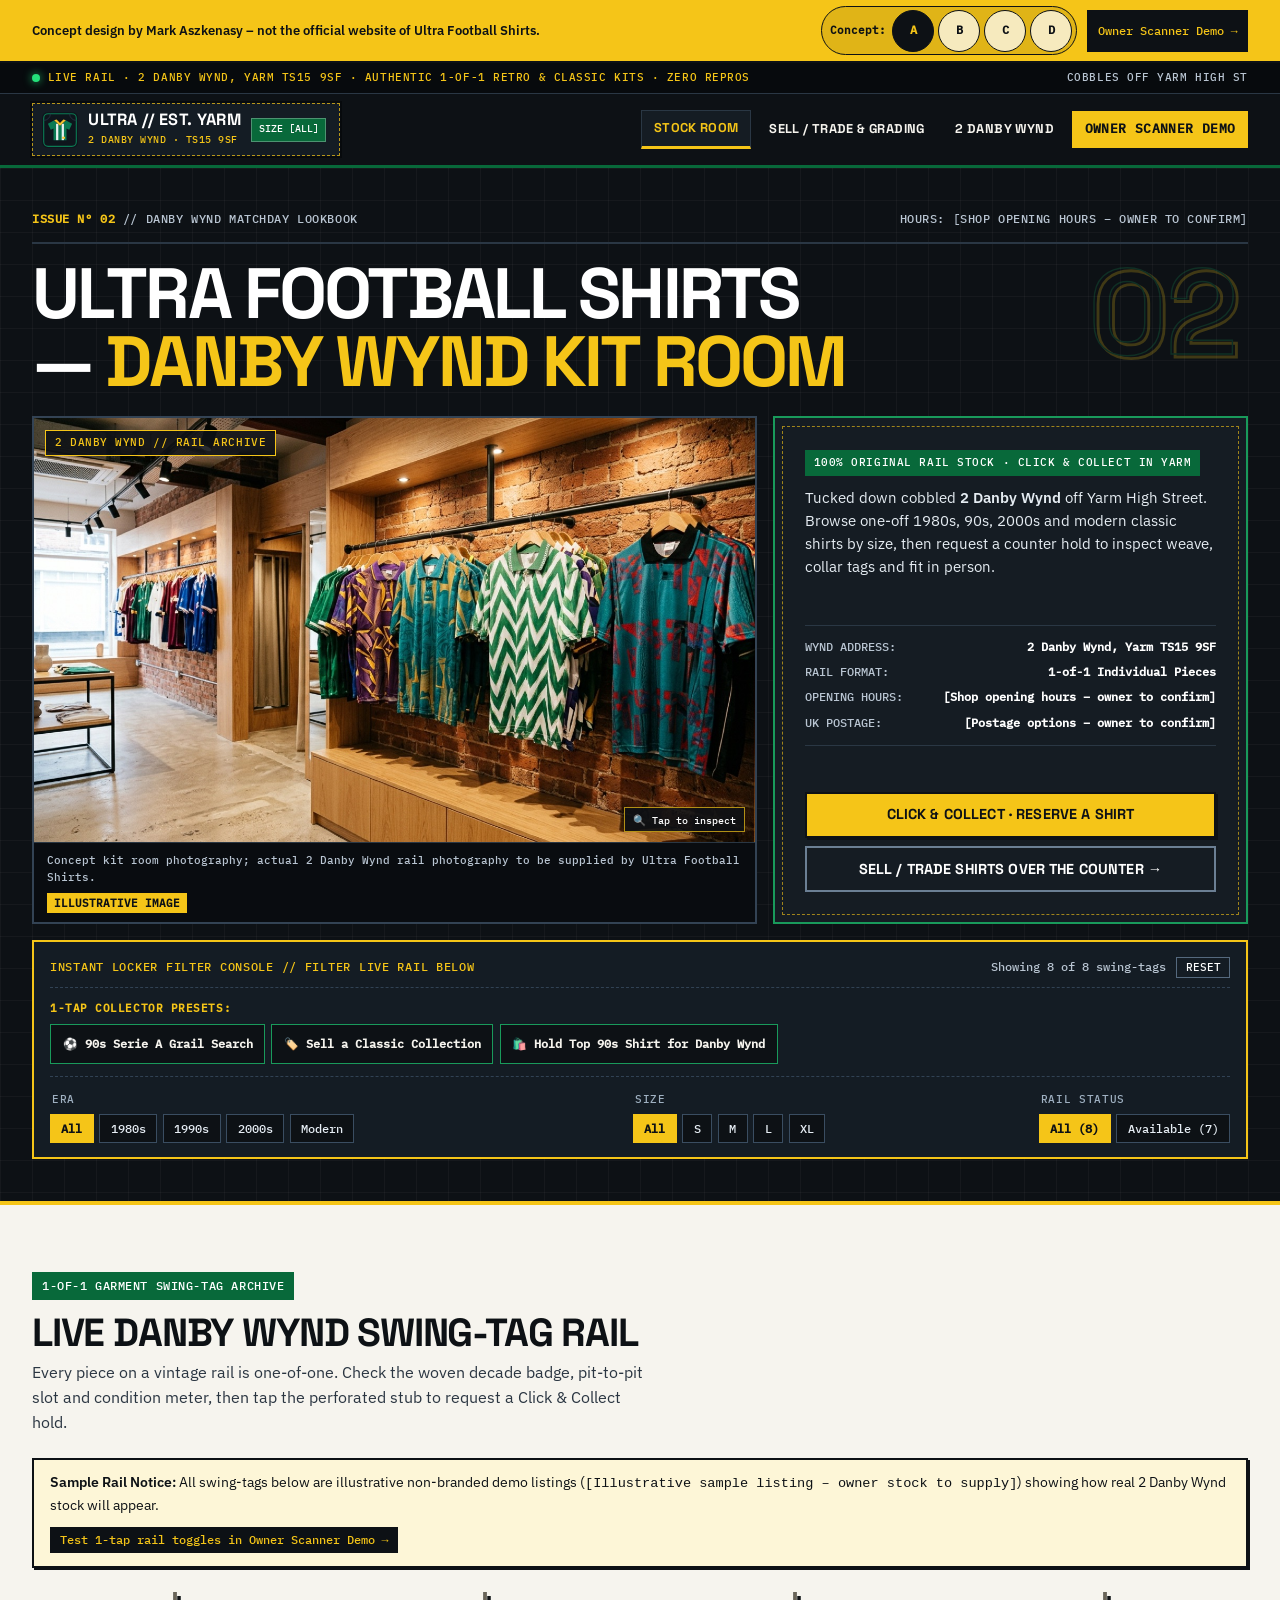
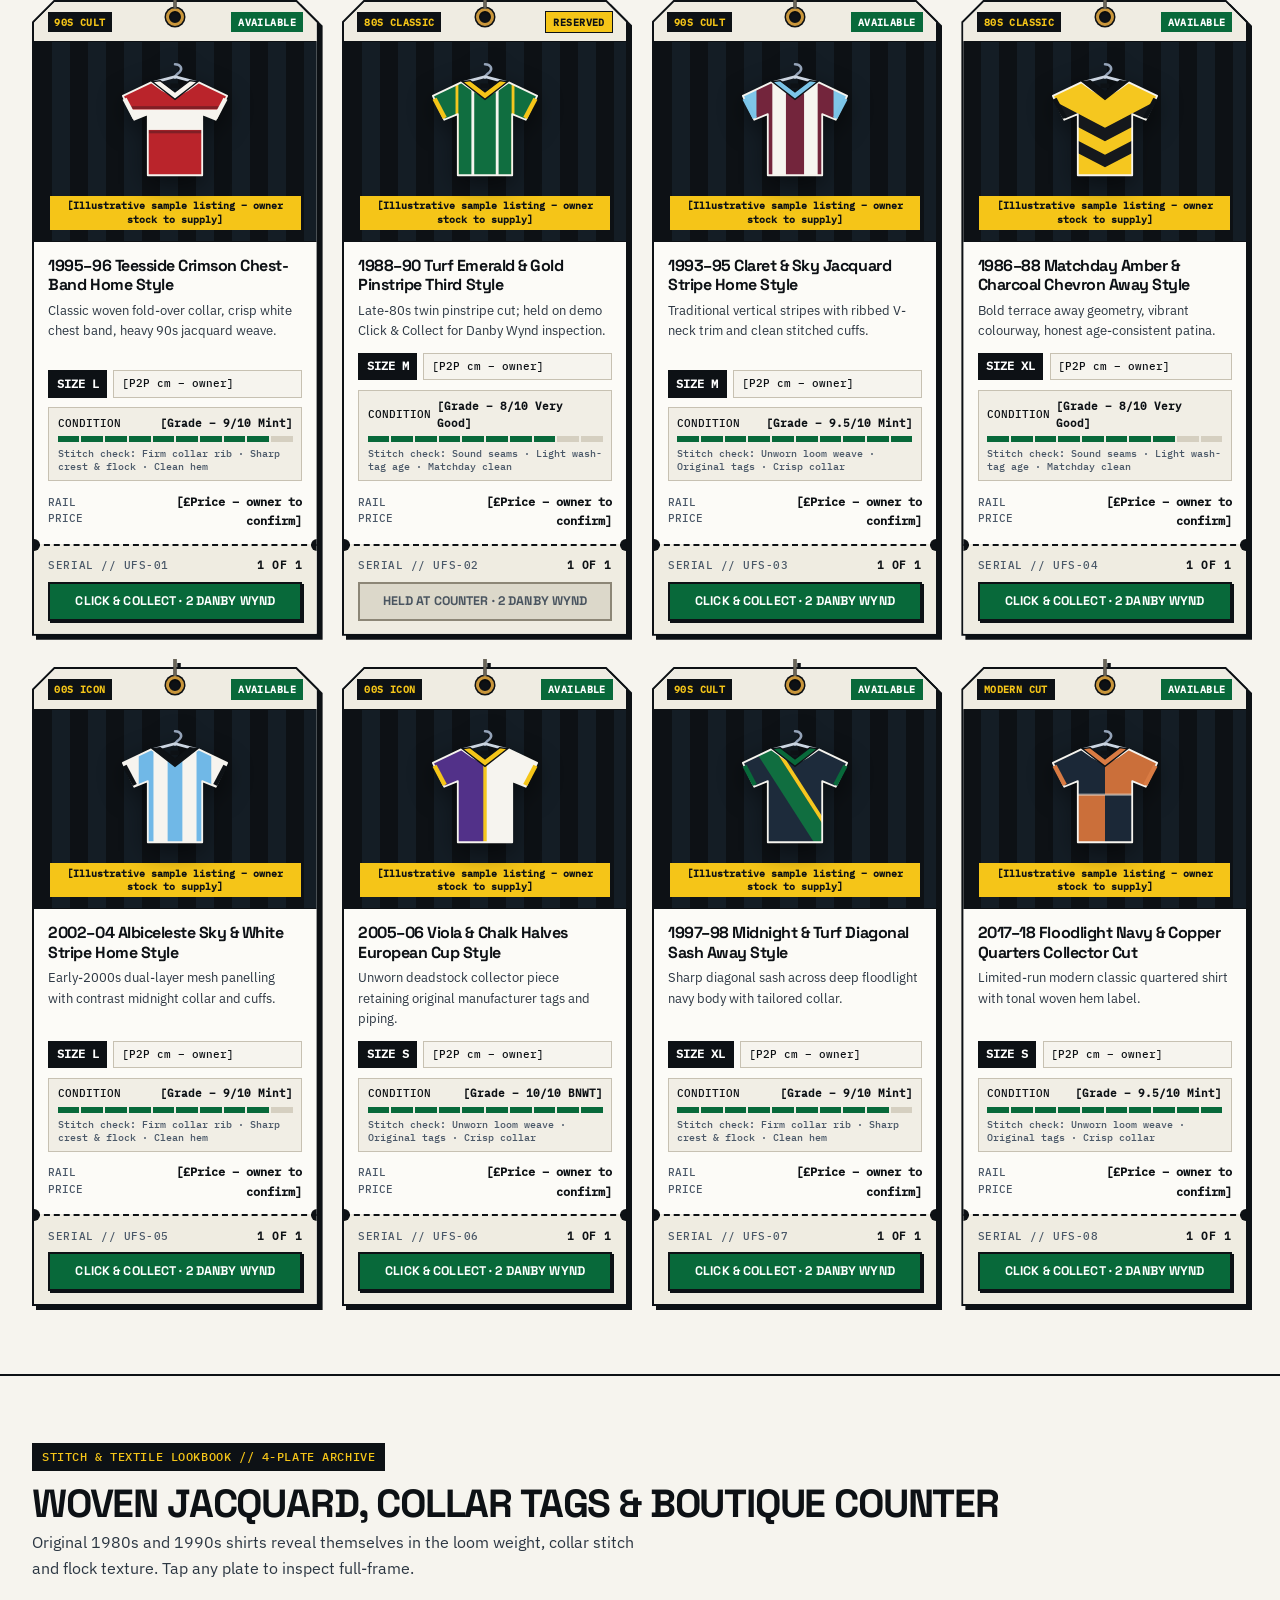
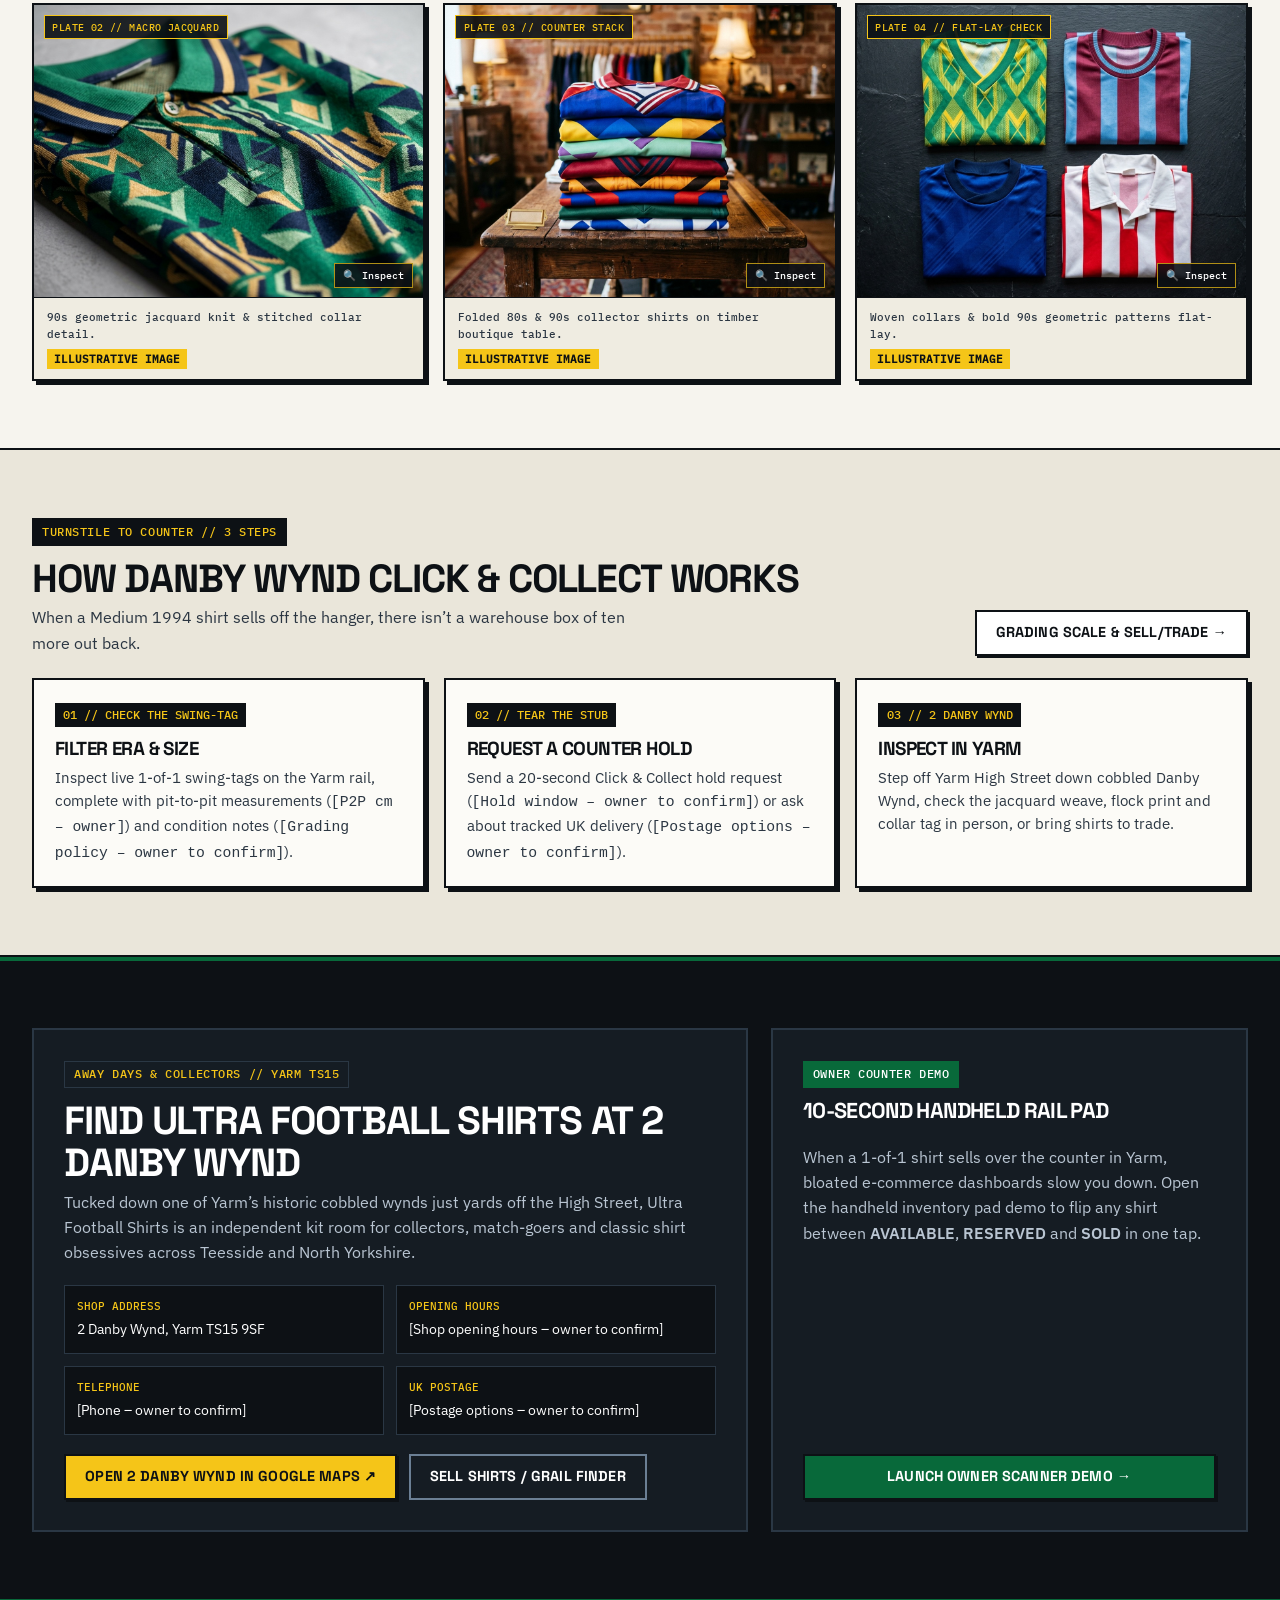
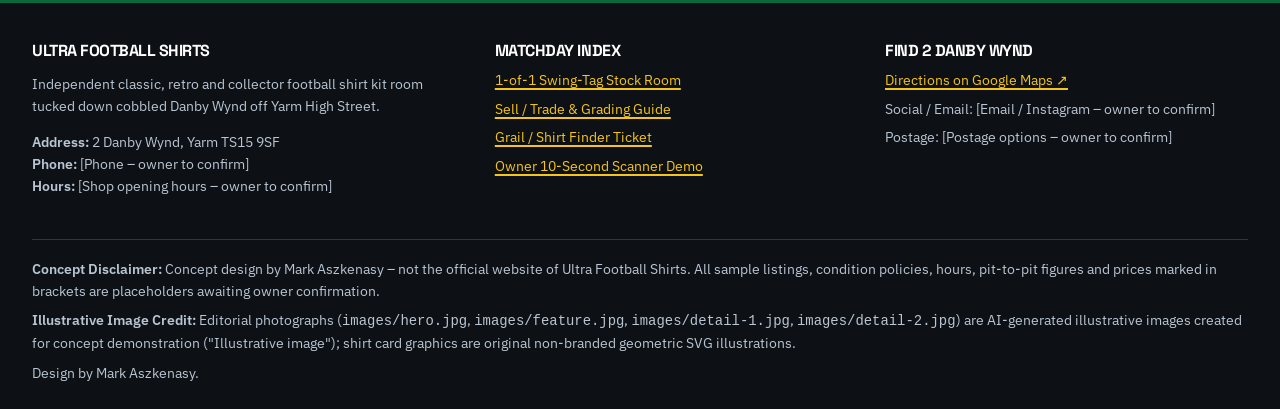
<file: index.html>
<!DOCTYPE html>
<html lang="en-GB">
<head>
  <meta charset="utf-8">
  <meta name="viewport" content="width=device-width, initial-scale=1">
  <meta name="robots" content="noindex, nofollow">
  <title>Ultra Football Shirts — Danby Wynd Kit Room, Yarm (Concept Demo)</title>
  <meta name="description" content="Concept matchday lookbook, 1-of-1 garment swing-tag stock room, and Click &amp; Collect demo for Ultra Football Shirts at 2 Danby Wynd, Yarm TS15 9SF.">
  <meta name="theme-color" content="#0D1115">
  <link rel="icon" href="favicon.svg" type="image/svg+xml">
  <link rel="preload" href="fonts/space-grotesk-latin.woff2" as="font" type="font/woff2" crossorigin>
  <link rel="preload" href="fonts/ibm-plex-sans-400.woff2" as="font" type="font/woff2" crossorigin>
  <link rel="preload" href="fonts/ibm-plex-mono-500.woff2" as="font" type="font/woff2" crossorigin>
  <link rel="stylesheet" href="css/styles.css">
</head>
<body>
  <a class="skip-link" href="#main-content">Skip to main content</a>

  <!-- Persistent Concept Compliance Banner -->
  <div class="concept-banner" role="region" aria-label="Concept website notice">
    <div class="container concept-banner__inner">
      <p class="concept-banner__text">Concept design by Mark Aszkenasy – not the official website of Ultra Football Shirts.</p>
      <div class="concept-banner__controls">
        <nav class="concept-switcher" aria-label="Concept version switcher">
          <span class="concept-switcher__label">Concept:</span>
          <a class="concept-switcher__pill is-active" href="index.html" aria-current="page">A</a>
          <a class="concept-switcher__pill" href="b/index.html">B</a>
          <a class="concept-switcher__pill" href="c/index.html">C</a>
          <a class="concept-switcher__pill" href="d/index.html">D</a>
        </nav>
        <a class="concept-banner__link" href="admin.html">Owner Scanner Demo &rarr;</a>
      </div>
    </div>
  </div>

  <!-- Floodlight Stadium Scoreboard Strip -->
  <div class="scoreboard-strip">
    <div class="container scoreboard-strip__inner">
      <span class="scoreboard-led">
        <span class="scoreboard-led__dot" aria-hidden="true"></span>
        <span>LIVE RAIL &middot; 2 DANBY WYND, YARM TS15 9SF &middot; AUTHENTIC 1-OF-1 RETRO &amp; CLASSIC KITS &middot; ZERO REPROS</span>
      </span>
      <span class="scoreboard-strip__meta">COBBLES OFF YARM HIGH ST</span>
    </div>
  </div>

  <!-- Woven Jacquard Neck-Label Navbar -->
  <header class="neck-label-header">
    <div class="container neck-label-header__inner">
      <a class="jacquard-label" href="index.html">
        <img class="jacquard-label__logo" src="images/logo-mark.svg" alt="" width="36" height="36">
        <span class="jacquard-label__text">
          <span class="jacquard-label__top">ULTRA // EST. YARM</span>
          <span class="jacquard-label__sub">2 DANBY WYND &middot; TS15 9SF</span>
        </span>
        <span class="jacquard-size-pip" data-active-size-pip>SIZE [ALL]</span>
      </a>

      <button
        type="button"
        class="nav-toggle"
        data-nav-toggle
        aria-expanded="false"
        aria-controls="primary-nav">
        <svg class="nav-toggle__icon" viewBox="0 0 24 24" fill="none" stroke="currentColor" stroke-width="2" aria-hidden="true">
          <path d="M4 7h16M4 12h16M4 17h16" stroke-linecap="round"/>
        </svg>
        <span data-nav-label>Menu</span>
      </button>

      <nav id="primary-nav" class="primary-nav" aria-label="Primary navigation">
        <ul class="primary-nav__list">
          <li><a class="primary-nav__link" href="index.html" aria-current="page">Stock Room</a></li>
          <li><a class="primary-nav__link" href="sell-find.html">Sell / Trade &amp; Grading</a></li>
          <li><a class="primary-nav__link" href="#visit-danby-wynd">2 Danby Wynd</a></li>
          <li><a class="primary-nav__link primary-nav__link--admin" href="admin.html">Owner Scanner Demo</a></li>
        </ul>
      </nav>
    </div>
  </header>

  <main id="main-content">
    <!-- Monumental Matchday Programme / Magazine Cover Masthead -->
    <section class="fanzine-masthead dark-zone" aria-labelledby="hero-heading">
      <div class="container">
        <div class="programme-meta-bar">
          <span><strong>ISSUE N&ordm; 02</strong> // DANBY WYND MATCHDAY LOOKBOOK</span>
          <span>HOURS: [Shop opening hours – owner to confirm]</span>
        </div>

        <div class="masthead-headline-box">
          <!-- Oversized "02" 90s Block Squad-Number Outline Watermark (2 Danby Wynd) -->
          <svg class="squad-watermark" viewBox="0 0 240 130" aria-hidden="true">
            <text x="234" y="112" text-anchor="end" font-family="Space Grotesk, sans-serif" font-size="126" font-weight="700" fill="none" stroke="#F5C518" stroke-width="3">02</text>
            <text x="230" y="108" text-anchor="end" font-family="Space Grotesk, sans-serif" font-size="126" font-weight="700" fill="none" stroke="#199A5B" stroke-width="1.5">02</text>
          </svg>

          <h1 id="hero-heading" class="masthead-title">
            ULTRA FOOTBALL SHIRTS &mdash; <span class="masthead-title__accent">DANBY WYND KIT ROOM</span>
          </h1>
        </div>

        <!-- Asymmetric Editorial Bento Stage -->
        <div class="masthead-bento">
          <!-- 1. Wide Cinematic Vintage Shirt-Rail Banner -->
          <figure
            class="rail-cinema-plate is-lightbox-trigger"
            tabindex="0"
            role="button"
            aria-label="Inspect larger illustrative kit room photograph"
            data-lightbox-src="images/hero.jpg"
            data-lightbox-alt="Rails of colourful retro and classic football shirts hanging inside an independent football kit room"
            data-lightbox-caption="2 Danby Wynd Rail Archive — Concept kit room photography; actual 2 Danby Wynd rail photography to be supplied by Ultra Football Shirts.">
            <div class="rail-cinema-plate__media">
              <img
                src="images/hero.jpg"
                alt="Rails of colourful retro and classic football shirts hanging inside an independent football kit room"
                width="1440"
                height="803"
                fetchpriority="high">
              <span class="rail-cinema-plate__corner">2 DANBY WYND // RAIL ARCHIVE</span>
              <span class="lightbox-zoom-chip" aria-hidden="true">&#128269; Tap to inspect</span>
            </div>
            <figcaption class="rail-cinema-plate__caption">
              <span>Concept kit room photography; actual 2 Danby Wynd rail photography to be supplied by Ultra Football Shirts.</span>
              <span class="illus-pill">Illustrative image</span>
            </figcaption>
          </figure>

          <!-- 2. Stitched Jacquard Authenticity Spec Card -->
          <div class="jacquard-auth-card">
            <div class="jacquard-auth-card__stitch">
              <div>
                <span class="jacquard-auth-card__kicker">100% ORIGINAL RAIL STOCK &middot; CLICK &amp; COLLECT IN YARM</span>
                <p class="jacquard-auth-card__lead">
                  Tucked down cobbled <strong>2 Danby Wynd</strong> off Yarm High Street. Browse one-off 1980s, 90s, 2000s and modern classic shirts by size, then request a counter hold to inspect weave, collar tags and fit in person.
                </p>
              </div>

              <ul class="jacquard-spec-list" aria-label="Kit room summary details">
                <li><span>WYND ADDRESS:</span> <strong>2 Danby Wynd, Yarm TS15 9SF</strong></li>
                <li><span>RAIL FORMAT:</span> <strong>1-of-1 Individual Pieces</strong></li>
                <li><span>OPENING HOURS:</span> <strong>[Shop opening hours – owner to confirm]</strong></li>
                <li><span>UK POSTAGE:</span> <strong>[Postage options – owner to confirm]</strong></li>
              </ul>

              <div class="jacquard-auth-card__actions">
                <button
                  type="button"
                  class="btn btn--floodlight btn--block"
                  data-reserve-trigger
                  data-shirt-summary="General Click &amp; Collect / Rail Enquiry (2 Danby Wynd, Yarm)">
                  Click &amp; Collect &middot; Reserve a Shirt
                </button>
                <a class="btn btn--ghost-dark btn--block" href="sell-find.html">
                  Sell / Trade Shirts Over the Counter &rarr;
                </a>
              </div>
            </div>
          </div>
        </div>

        <!-- 3. Embedded Instant Locker Filter Console at Base of Masthead -->
        <div class="hero-locker-console" role="region" aria-label="Instant locker stock room filter">
          <div class="hero-locker-console__top">
            <p class="hero-locker-console__title">INSTANT LOCKER FILTER CONSOLE // FILTER LIVE RAIL BELOW</p>
            <div class="hero-locker-console__status">
              <span id="stock-results-count" aria-live="polite">Showing 8 of 8 swing-tags</span>
              <button type="button" id="reset-filters-btn" class="locker-reset-btn">Reset</button>
            </div>
          </div>

          <div class="collector-preset-bar" role="group" aria-label="1-tap collector presets">
            <span class="collector-preset-bar__label">1-TAP COLLECTOR PRESETS:</span>
            <div class="collector-preset-pills">
              <button type="button" class="collector-preset-pill" data-collector-preset="serie-a-grail">
                &#9917; 90s Serie A Grail Search
              </button>
              <button type="button" class="collector-preset-pill" data-collector-preset="sell-collection">
                &#127991;&#65039; Sell a Classic Collection
              </button>
              <button type="button" class="collector-preset-pill" data-collector-preset="hold-90s">
                &#128717;&#65039; Hold Top 90s Shirt for Danby Wynd
              </button>
            </div>
          </div>

          <div class="locker-axes">
            <fieldset class="filter-group">
              <legend class="filter-group__label">ERA</legend>
              <div class="filter-pills">
                <button type="button" class="filter-pill" data-filter-group="era" data-filter-value="All" aria-pressed="true">All</button>
                <button type="button" class="filter-pill" data-filter-group="era" data-filter-value="1980s" aria-pressed="false">1980s</button>
                <button type="button" class="filter-pill" data-filter-group="era" data-filter-value="1990s" aria-pressed="false">1990s</button>
                <button type="button" class="filter-pill" data-filter-group="era" data-filter-value="2000s" aria-pressed="false">2000s</button>
                <button type="button" class="filter-pill" data-filter-group="era" data-filter-value="Modern" aria-pressed="false">Modern</button>
              </div>
            </fieldset>

            <fieldset class="filter-group">
              <legend class="filter-group__label">SIZE</legend>
              <div class="filter-pills">
                <button type="button" class="filter-pill" data-filter-group="size" data-filter-value="All" aria-pressed="true">All</button>
                <button type="button" class="filter-pill" data-filter-group="size" data-filter-value="S" aria-pressed="false">S</button>
                <button type="button" class="filter-pill" data-filter-group="size" data-filter-value="M" aria-pressed="false">M</button>
                <button type="button" class="filter-pill" data-filter-group="size" data-filter-value="L" aria-pressed="false">L</button>
                <button type="button" class="filter-pill" data-filter-group="size" data-filter-value="XL" aria-pressed="false">XL</button>
              </div>
            </fieldset>

            <fieldset class="filter-group">
              <legend class="filter-group__label">RAIL STATUS</legend>
              <div class="filter-pills">
                <button type="button" class="filter-pill" data-filter-group="availability" data-filter-value="All" aria-pressed="true">All (8)</button>
                <button type="button" class="filter-pill" data-filter-group="availability" data-filter-value="Available" aria-pressed="false">Available (7)</button>
              </div>
            </fieldset>
          </div>
        </div>
      </div>
    </section>

    <!-- Die-Cut Garment Swing-Tag Stock Room -->
    <section id="stock-room" class="section" aria-labelledby="stock-room-heading">
      <div class="container">
        <div class="section-header">
          <div>
            <span class="zine-tag zine-tag--emerald">1-OF-1 GARMENT SWING-TAG ARCHIVE</span>
            <h2 id="stock-room-heading" class="section-header__title">Live Danby Wynd Swing-Tag Rail</h2>
            <p class="section-header__desc">
              Every piece on a vintage rail is one-of-one. Check the woven decade badge, pit-to-pit slot and condition meter, then tap the perforated stub to request a Click &amp; Collect hold.
            </p>
          </div>
        </div>

        <div class="stock-notice" role="note">
          <p class="stock-notice__text">
            <strong>Sample Rail Notice:</strong> All swing-tags below are illustrative non-branded demo listings (<code>[Illustrative sample listing – owner stock to supply]</code>) showing how real 2 Danby Wynd stock will appear.
          </p>
          <a id="session-sync-badge" class="stock-notice__sync-pill" href="admin.html">
            Test 1-tap rail toggles in Owner Scanner Demo &rarr;
          </a>
        </div>

        <!-- Dynamic Die-Cut Swing-Tag Grid -->
        <div id="stock-grid" class="shirt-grid">
          <noscript>
            <p>Enable JavaScript to use the interactive Era/Size locker filter and live Owner Scanner preview. Visit 2 Danby Wynd, Yarm TS15 9SF to browse shirts in person.</p>
          </noscript>
        </div>
      </div>
    </section>

    <!-- Stitch, Woven Jacquard & Boutique Table Editorial Archive -->
    <section class="section stitch-editorial-sec" aria-labelledby="stitch-archive-heading">
      <div class="container">
        <div class="section-header">
          <div>
            <span class="zine-tag">STITCH &amp; TEXTILE LOOKBOOK // 4-PLATE ARCHIVE</span>
            <h2 id="stitch-archive-heading" class="section-header__title">Woven Jacquard, Collar Tags &amp; Boutique Counter</h2>
            <p class="section-header__desc">
              Original 1980s and 1990s shirts reveal themselves in the loom weight, collar stitch and flock texture. Tap any plate to inspect full-frame.
            </p>
          </div>
        </div>

        <div class="editorial-plates-grid">
          <figure
            class="editorial-plate is-lightbox-trigger"
            tabindex="0"
            role="button"
            aria-label="Open full-frame macro 1990s woven jacquard knit and collar textile photograph"
            data-lightbox-src="images/detail-1.jpg"
            data-lightbox-alt="Macro close-up of 1990s woven jacquard geometric football shirt knit and stitched collar textile"
            data-lightbox-caption="Plate 02 · Macro 1990s Woven Jacquard &amp; Collar Textile — Inspect loom pattern, collar rib and tag stitching in person at 2 Danby Wynd.">
            <div class="editorial-plate__media">
              <img
                src="images/detail-1.jpg"
                alt="Macro close-up of 1990s woven jacquard geometric football shirt knit and stitched collar textile"
                width="1200"
                height="896"
                loading="lazy">
              <span class="editorial-plate__code">PLATE 02 // MACRO JACQUARD</span>
              <span class="lightbox-zoom-chip" aria-hidden="true">&#128269; Inspect</span>
            </div>
            <figcaption class="editorial-plate__caption">
              <span>90s geometric jacquard knit &amp; stitched collar detail.</span>
              <span class="illus-pill">Illustrative image</span>
            </figcaption>
          </figure>

          <figure
            class="editorial-plate is-lightbox-trigger"
            tabindex="0"
            role="button"
            aria-label="Open full-frame folded 1980s and 1990s collector jerseys on timber boutique table photograph"
            data-lightbox-src="images/detail-2.jpg"
            data-lightbox-alt="Neatly folded colourful 1980s and 1990s collector football jerseys stacked on a timber boutique table"
            data-lightbox-caption="Plate 03 · Boutique Timber Counter Stack — Neatly folded 1980s &amp; 1990s collector jerseys prepared for Click &amp; Collect counter inspection.">
            <div class="editorial-plate__media">
              <img
                src="images/detail-2.jpg"
                alt="Neatly folded colourful 1980s and 1990s collector football jerseys stacked on a timber boutique table"
                width="1200"
                height="896"
                loading="lazy">
              <span class="editorial-plate__code">PLATE 03 // COUNTER STACK</span>
              <span class="lightbox-zoom-chip" aria-hidden="true">&#128269; Inspect</span>
            </div>
            <figcaption class="editorial-plate__caption">
              <span>Folded 80s &amp; 90s collector shirts on timber boutique table.</span>
              <span class="illus-pill">Illustrative image</span>
            </figcaption>
          </figure>

          <figure
            class="editorial-plate is-lightbox-trigger"
            tabindex="0"
            role="button"
            aria-label="Open full-frame classic 1990s football shirts flat-lay photograph"
            data-lightbox-src="images/feature.jpg"
            data-lightbox-alt="Folded classic 1990s football shirts arranged in a flat-lay showing woven collars and bold geometric patterns"
            data-lightbox-caption="Plate 04 · Classic Collar &amp; Pattern Flat-Lay — Every garment graded honestly before joining the 2 Danby Wynd rail.">
            <div class="editorial-plate__media">
              <img
                src="images/feature.jpg"
                alt="Folded classic 1990s football shirts arranged in a flat-lay showing woven collars and bold geometric patterns"
                width="1200"
                height="896"
                loading="lazy">
              <span class="editorial-plate__code">PLATE 04 // FLAT-LAY CHECK</span>
              <span class="lightbox-zoom-chip" aria-hidden="true">&#128269; Inspect</span>
            </div>
            <figcaption class="editorial-plate__caption">
              <span>Woven collars &amp; bold 90s geometric patterns flat-lay.</span>
              <span class="illus-pill">Illustrative image</span>
            </figcaption>
          </figure>
        </div>
      </div>
    </section>

    <!-- How Click & Collect Works -->
    <section class="section section--alt" aria-labelledby="how-it-works-heading">
      <div class="container">
        <div class="section-header">
          <div>
            <span class="zine-tag">TURNSTILE TO COUNTER // 3 STEPS</span>
            <h2 id="how-it-works-heading" class="section-header__title">How Danby Wynd Click &amp; Collect Works</h2>
            <p class="section-header__desc">
              When a Medium 1994 shirt sells off the hanger, there isn’t a warehouse box of ten more out back.
            </p>
          </div>
          <a class="btn btn--outline-zine" href="sell-find.html">Grading Scale &amp; Sell/Trade &rarr;</a>
        </div>

        <div class="steps-grid">
          <article class="step-card">
            <span class="step-card__num">01 // CHECK THE SWING-TAG</span>
            <h3 class="step-card__title">Filter Era &amp; Size</h3>
            <p class="step-card__text">
              Inspect live 1-of-1 swing-tags on the Yarm rail, complete with pit-to-pit measurements (<code>[P2P cm – owner]</code>) and condition notes (<code>[Grading policy – owner to confirm]</code>).
            </p>
          </article>

          <article class="step-card">
            <span class="step-card__num">02 // TEAR THE STUB</span>
            <h3 class="step-card__title">Request a Counter Hold</h3>
            <p class="step-card__text">
              Send a 20-second Click &amp; Collect hold request (<code>[Hold window – owner to confirm]</code>) or ask about tracked UK delivery (<code>[Postage options – owner to confirm]</code>).
            </p>
          </article>

          <article class="step-card">
            <span class="step-card__num">03 // 2 DANBY WYND</span>
            <h3 class="step-card__title">Inspect in Yarm</h3>
            <p class="step-card__text">
              Step off Yarm High Street down cobbled Danby Wynd, check the jacquard weave, flock print and collar tag in person, or bring shirts to trade.
            </p>
          </article>
        </div>
      </div>
    </section>

    <!-- Visit 2 Danby Wynd Section -->
    <section id="visit-danby-wynd" class="section section--dark dark-zone" aria-labelledby="visit-heading">
      <div class="container visit-grid">
        <div class="visit-card">
          <span class="zine-tag zine-tag--dark-outline">AWAY DAYS &amp; COLLECTORS // YARM TS15</span>
          <h2 id="visit-heading" class="section-header__title" style="color:#FFFFFF;">Find Ultra Football Shirts at 2 Danby Wynd</h2>
          <p style="color: var(--ink-muted-dark); margin-top:0;">
            Tucked down one of Yarm’s historic cobbled wynds just yards off the High Street, Ultra Football Shirts is an independent kit room for collectors, match-goers and classic shirt obsessives across Teesside and North Yorkshire.
          </p>

          <dl class="visit-dl">
            <div class="visit-dl__item">
              <dt>Shop Address</dt>
              <dd>2 Danby Wynd, Yarm TS15 9SF</dd>
            </div>
            <div class="visit-dl__item">
              <dt>Opening Hours</dt>
              <dd>[Shop opening hours – owner to confirm]</dd>
            </div>
            <div class="visit-dl__item">
              <dt>Telephone</dt>
              <dd>[Phone – owner to confirm]</dd>
            </div>
            <div class="visit-dl__item">
              <dt>UK Postage</dt>
              <dd>[Postage options – owner to confirm]</dd>
            </div>
          </dl>

          <div style="display:flex; flex-wrap:wrap; gap:0.75rem;">
            <a
              class="btn btn--floodlight"
              href="https://www.google.com/maps/search/?api=1&amp;query=Ultra+Football+Shirts+2+Danby+Wynd+Yarm+TS15+9SF"
              target="_blank"
              rel="noopener noreferrer">
              Open 2 Danby Wynd in Google Maps &nearr;
            </a>
            <a class="btn btn--ghost-dark" href="sell-find.html#shirt-finder-section">
              Sell Shirts / Grail Finder
            </a>
          </div>
        </div>

        <div class="visit-card" style="display:flex; flex-direction:column; justify-content:space-between;">
          <div>
            <span class="zine-tag zine-tag--emerald">OWNER COUNTER DEMO</span>
            <h3 style="color:#FFFFFF; font-size:1.35rem; text-transform:uppercase;">10-Second Handheld Rail Pad</h3>
            <p style="color: var(--ink-muted-dark);">
              When a 1-of-1 shirt sells over the counter in Yarm, bloated e-commerce dashboards slow you down. Open the handheld inventory pad demo to flip any shirt between <strong>AVAILABLE</strong>, <strong>RESERVED</strong> and <strong>SOLD</strong> in one tap.
            </p>
          </div>
          <a class="btn btn--emerald btn--block" href="admin.html">
            Launch Owner Scanner Demo &rarr;
          </a>
        </div>
      </div>
    </section>
  </main>

  <!-- Accessible Reserve / Click & Collect Modal Drawer -->
  <div
    id="reserve-modal"
    class="modal-backdrop"
    role="dialog"
    aria-modal="true"
    aria-labelledby="reserve-modal-title"
    hidden>
    <div class="modal-dialog">
      <div class="modal-dialog__header">
        <div>
          <span class="zine-tag zine-tag--emerald" style="margin-bottom:0.35rem;">2 DANBY WYND &middot; COUNTER HOLD</span>
          <h2 id="reserve-modal-title" class="modal-dialog__title">Click &amp; Collect / Shirt Enquiry</h2>
        </div>
        <button type="button" id="reserve-modal-close" class="modal-close-btn" aria-label="Close reservation dialog">
          Close &#10005;
        </button>
      </div>

      <div class="modal-dialog__body">
        <p style="margin-top:0; font-size:0.88rem; color:var(--ink-soft);">
          Request an in-store inspection hold at <strong>2 Danby Wynd, Yarm TS15 9SF</strong> or enquire about UK postage (<code>[Postage options – owner to confirm]</code>).
        </p>

        <form id="reserve-form" class="form-grid">
          <div class="form-field">
            <label for="reserve-shirt">Selected swing-tag &amp; size</label>
            <input
              type="text"
              id="reserve-shirt"
              name="shirt"
              class="form-control"
              readonly>
          </div>

          <div class="form-grid form-grid--two">
            <div class="form-field">
              <label for="reserve-name">Your name</label>
              <input
                type="text"
                id="reserve-name"
                name="name"
                class="form-control"
                autocomplete="name"
                placeholder="e.g. Sam Taylor"
                required>
            </div>

            <div class="form-field">
              <label for="reserve-contact">Email or mobile number</label>
              <input
                type="text"
                id="reserve-contact"
                name="contact"
                class="form-control"
                placeholder="So the shop can confirm hold"
                required>
            </div>
          </div>

          <div class="form-field">
            <label for="reserve-method">Collection or postage preference</label>
            <select id="reserve-method" name="method" class="form-control">
              <option value="collect">Click &amp; Collect &mdash; Inspect at 2 Danby Wynd, Yarm</option>
              <option value="postage">Enquire about UK Postage [Postage options – owner to confirm]</option>
            </select>
          </div>

          <div class="form-field">
            <label for="reserve-notes">Measurement check or hold note (optional)</label>
            <textarea
              id="reserve-notes"
              name="notes"
              class="form-control"
              placeholder="e.g. Could you confirm exact pit-to-pit cm, or hold until Saturday afternoon?"></textarea>
          </div>

          <button type="submit" class="btn btn--emerald btn--block">
            Send Click &amp; Collect Request
          </button>

          <div id="reserve-feedback" class="demo-feedback" role="status" aria-live="polite" hidden></div>
        </form>
      </div>
    </div>
  </div>

  <!-- Footer -->
  <footer class="site-footer">
    <div class="container">
      <div class="site-footer__grid">
        <div>
          <h2>Ultra Football Shirts</h2>
          <p>
            Independent classic, retro and collector football shirt kit room tucked down cobbled Danby Wynd off Yarm High Street.
          </p>
          <p>
            <strong>Address:</strong> 2 Danby Wynd, Yarm TS15 9SF<br>
            <strong>Phone:</strong> [Phone – owner to confirm]<br>
            <strong>Hours:</strong> [Shop opening hours – owner to confirm]
          </p>
        </div>

        <div>
          <h3>Matchday Index</h3>
          <ul class="footer-list">
            <li><a href="index.html">1-of-1 Swing-Tag Stock Room</a></li>
            <li><a href="sell-find.html">Sell / Trade &amp; Grading Guide</a></li>
            <li><a href="sell-find.html#shirt-finder-section">Grail / Shirt Finder Ticket</a></li>
            <li><a href="admin.html">Owner 10-Second Scanner Demo</a></li>
          </ul>
        </div>

        <div>
          <h3>Find 2 Danby Wynd</h3>
          <ul class="footer-list">
            <li>
              <a
                href="https://www.google.com/maps/search/?api=1&amp;query=Ultra+Football+Shirts+2+Danby+Wynd+Yarm+TS15+9SF"
                target="_blank"
                rel="noopener noreferrer">
                Directions on Google Maps &nearr;
              </a>
            </li>
            <li>Social / Email: [Email / Instagram – owner to confirm]</li>
            <li>Postage: [Postage options – owner to confirm]</li>
          </ul>
        </div>
      </div>

      <div class="site-footer__legal">
        <p><strong>Concept Disclaimer:</strong> Concept design by Mark Aszkenasy – not the official website of Ultra Football Shirts. All sample listings, condition policies, hours, pit-to-pit figures and prices marked in brackets are placeholders awaiting owner confirmation.</p>
        <p><strong>Illustrative Image Credit:</strong> Editorial photographs (<code>images/hero.jpg</code>, <code>images/feature.jpg</code>, <code>images/detail-1.jpg</code>, <code>images/detail-2.jpg</code>) are AI-generated illustrative images created for concept demonstration ("Illustrative image"); shirt card graphics are original non-branded geometric SVG illustrations.</p>
        <p>Design by Mark Aszkenasy.</p>
      </div>
    </div>
  </footer>

  <!-- Native Accessible Editorial Photo Lightbox -->
  <dialog id="ufs-lightbox" class="photo-lightbox" aria-label="Editorial photo preview">
    <div class="photo-lightbox__frame">
      <div class="photo-lightbox__top">
        <span class="illus-pill">Illustrative image</span>
        <button type="button" class="photo-lightbox__close" data-lightbox-close aria-label="Close photo preview">
          Close &#10005;
        </button>
      </div>
      <div class="photo-lightbox__media">
        <img id="ufs-lightbox-img" src="images/hero.jpg" alt="" width="1200" height="896">
      </div>
      <div class="photo-lightbox__foot">
        <p id="ufs-lightbox-caption" class="photo-lightbox__caption"></p>
        <button
          type="button"
          class="btn btn--floodlight photo-lightbox__cta"
          data-lightbox-cta
          data-shirt-summary="Click &amp; Collect / Rail Inspection Enquiry (2 Danby Wynd, Yarm)">
          Click &amp; Collect &middot; Reserve / Enquire &rarr;
        </button>
      </div>
    </div>
  </dialog>

  <!-- Non-blocking Micro-Toast -->
  <div id="ufs-micro-toast" class="micro-toast" role="status" aria-live="polite" hidden></div>

  <!-- Frosted Safe-Area Sticky Mobile Action Bar -->
  <nav class="mobile-action-bar" aria-label="Quick mobile actions">
    <div class="mobile-action-bar__grid">
      <a class="mobile-action-bar__btn mobile-action-bar__btn--primary" href="#stock-room">Swing-Tags</a>
      <a
        class="mobile-action-bar__btn"
        href="https://www.google.com/maps/search/?api=1&amp;query=Ultra+Football+Shirts+2+Danby+Wynd+Yarm+TS15+9SF"
        target="_blank"
        rel="noopener noreferrer">
        Directions
      </a>
      <a class="mobile-action-bar__btn mobile-action-bar__btn--amber" href="admin.html">Rail Pad</a>
    </div>
  </nav>

  <script src="js/app.js" defer></script>
</body>
</html>
</file>
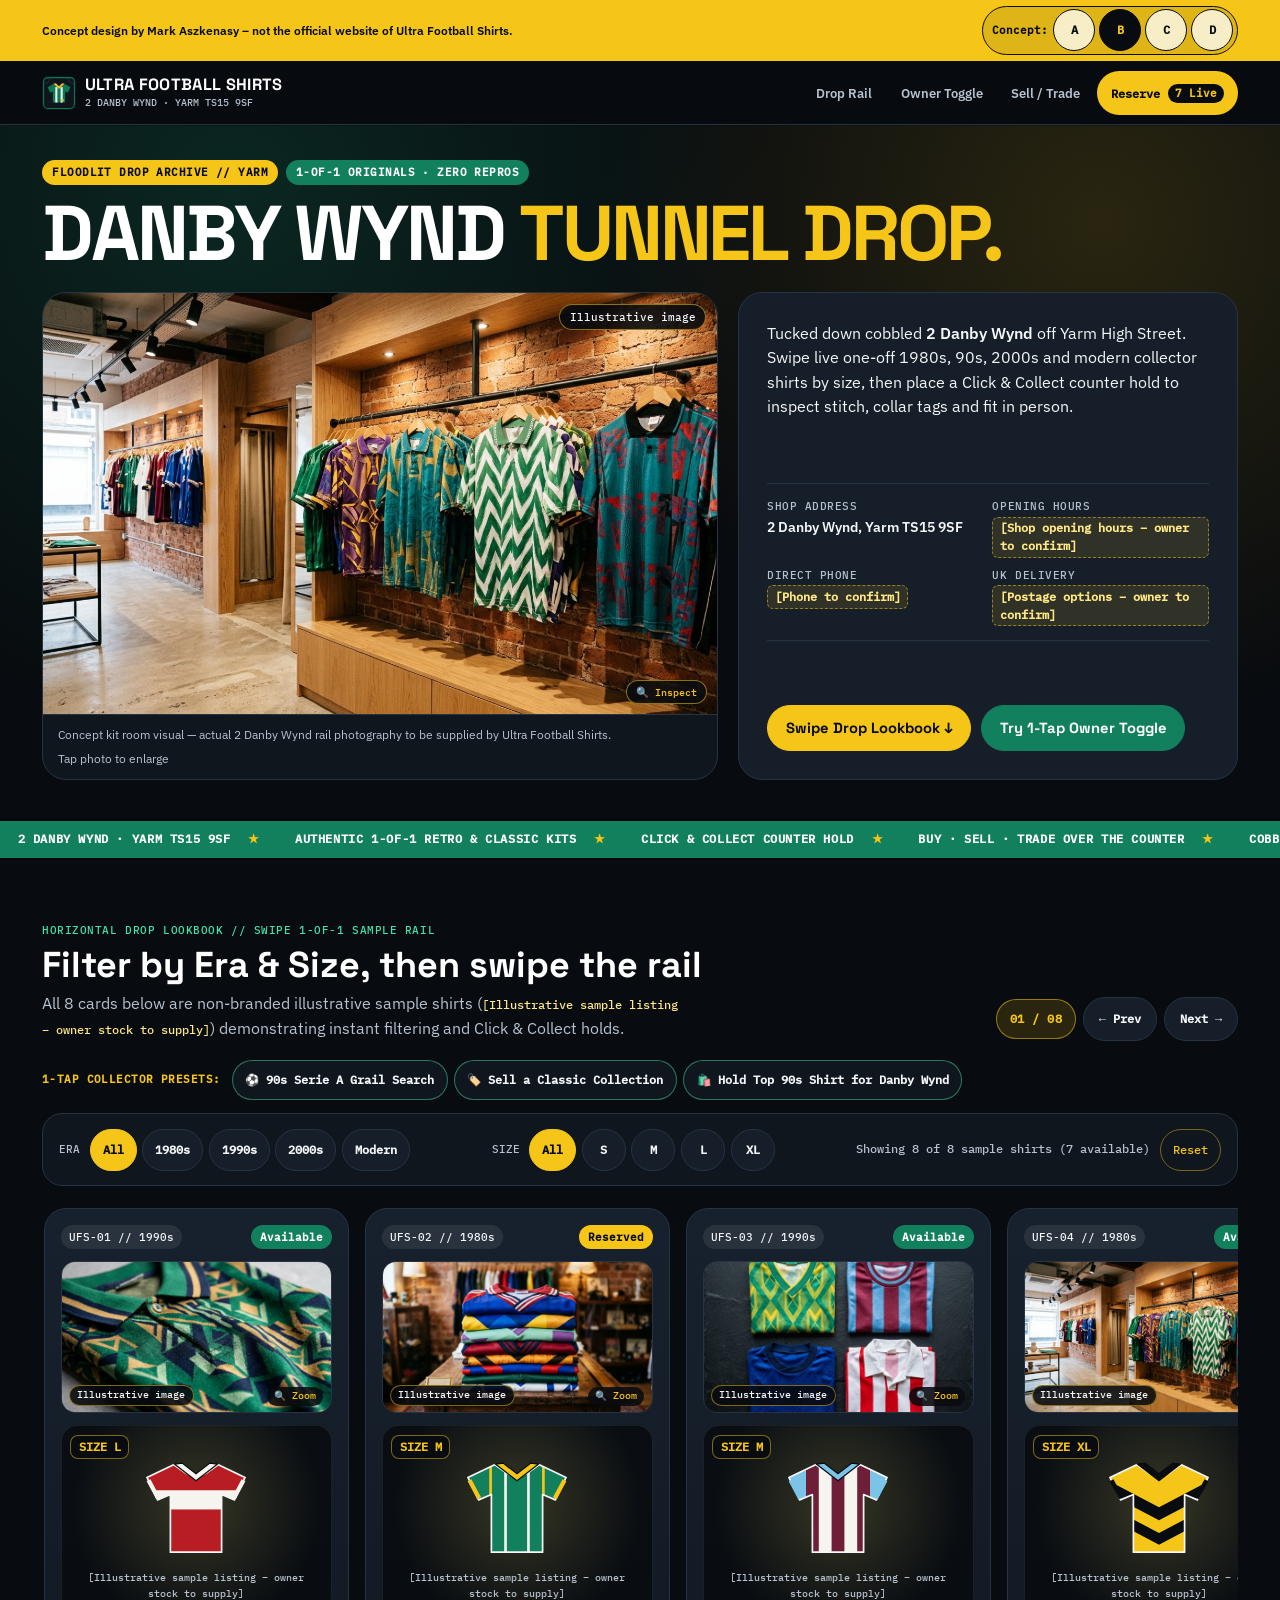
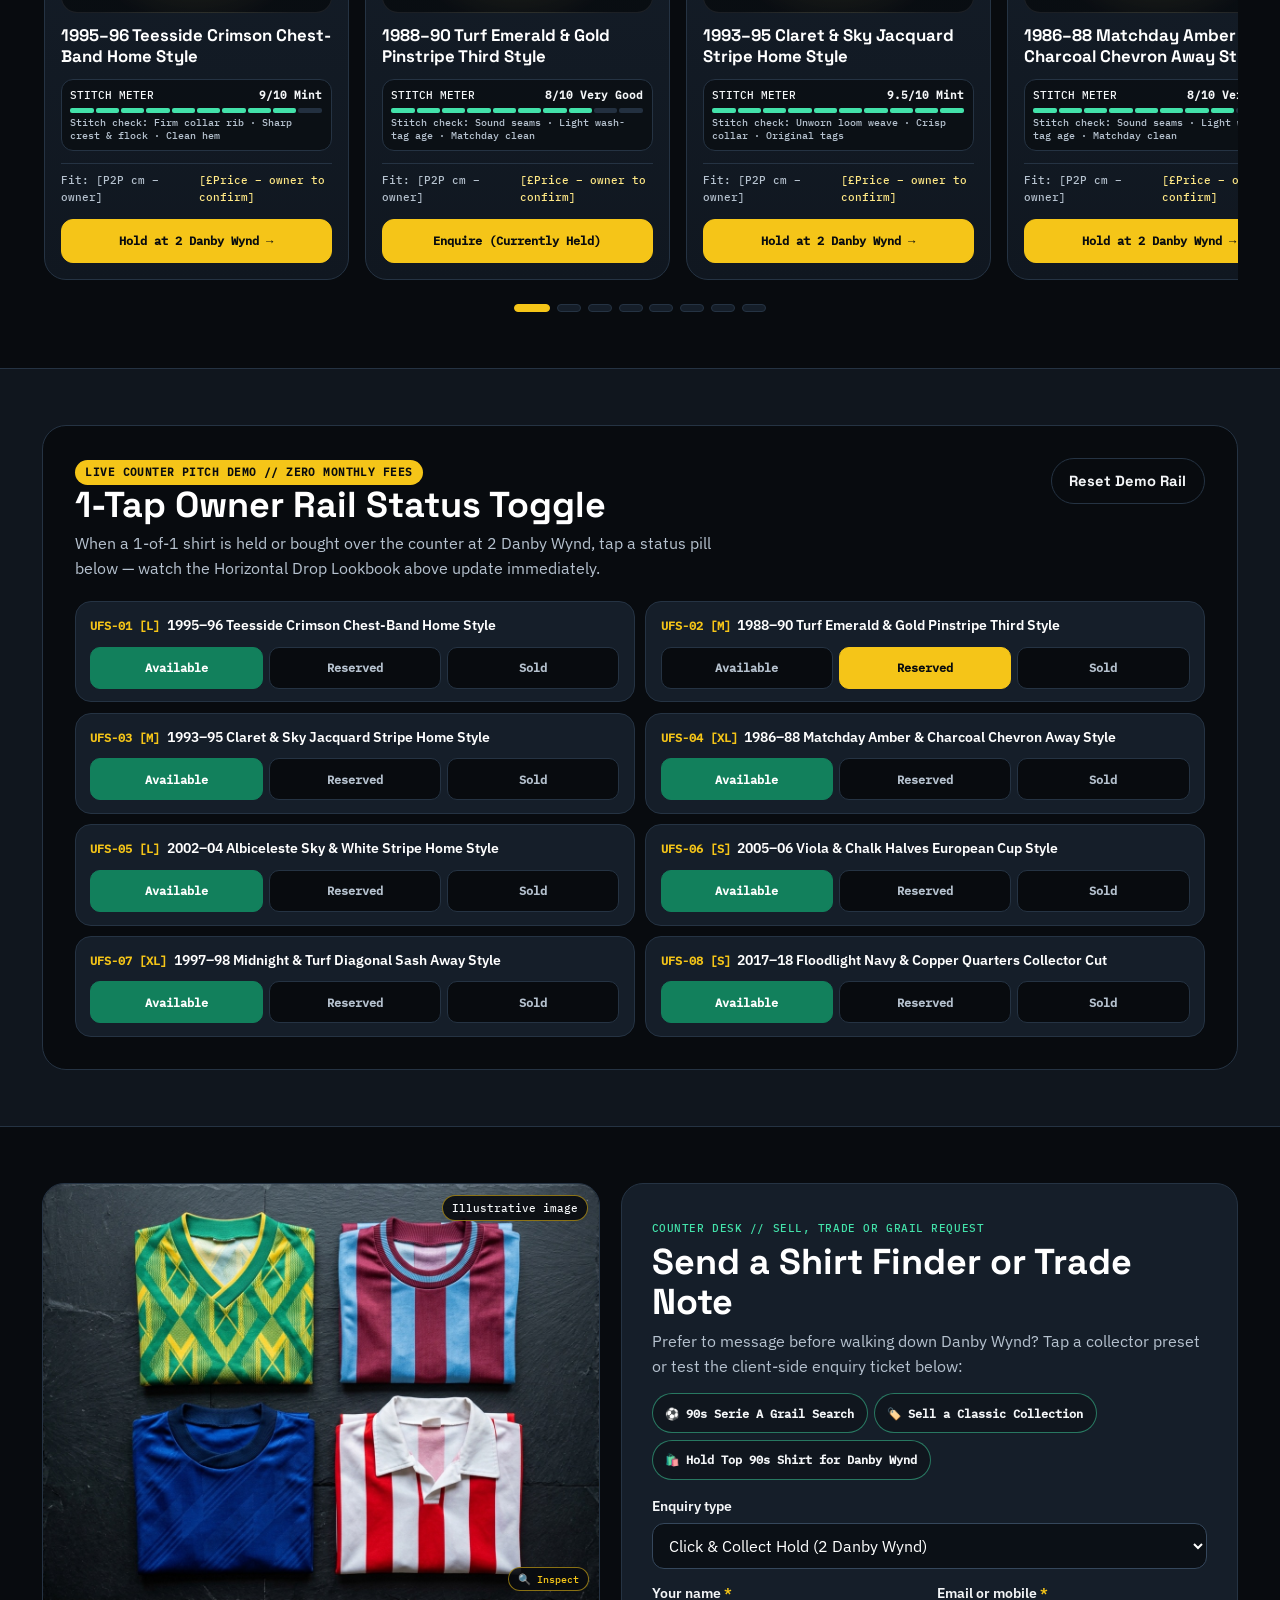
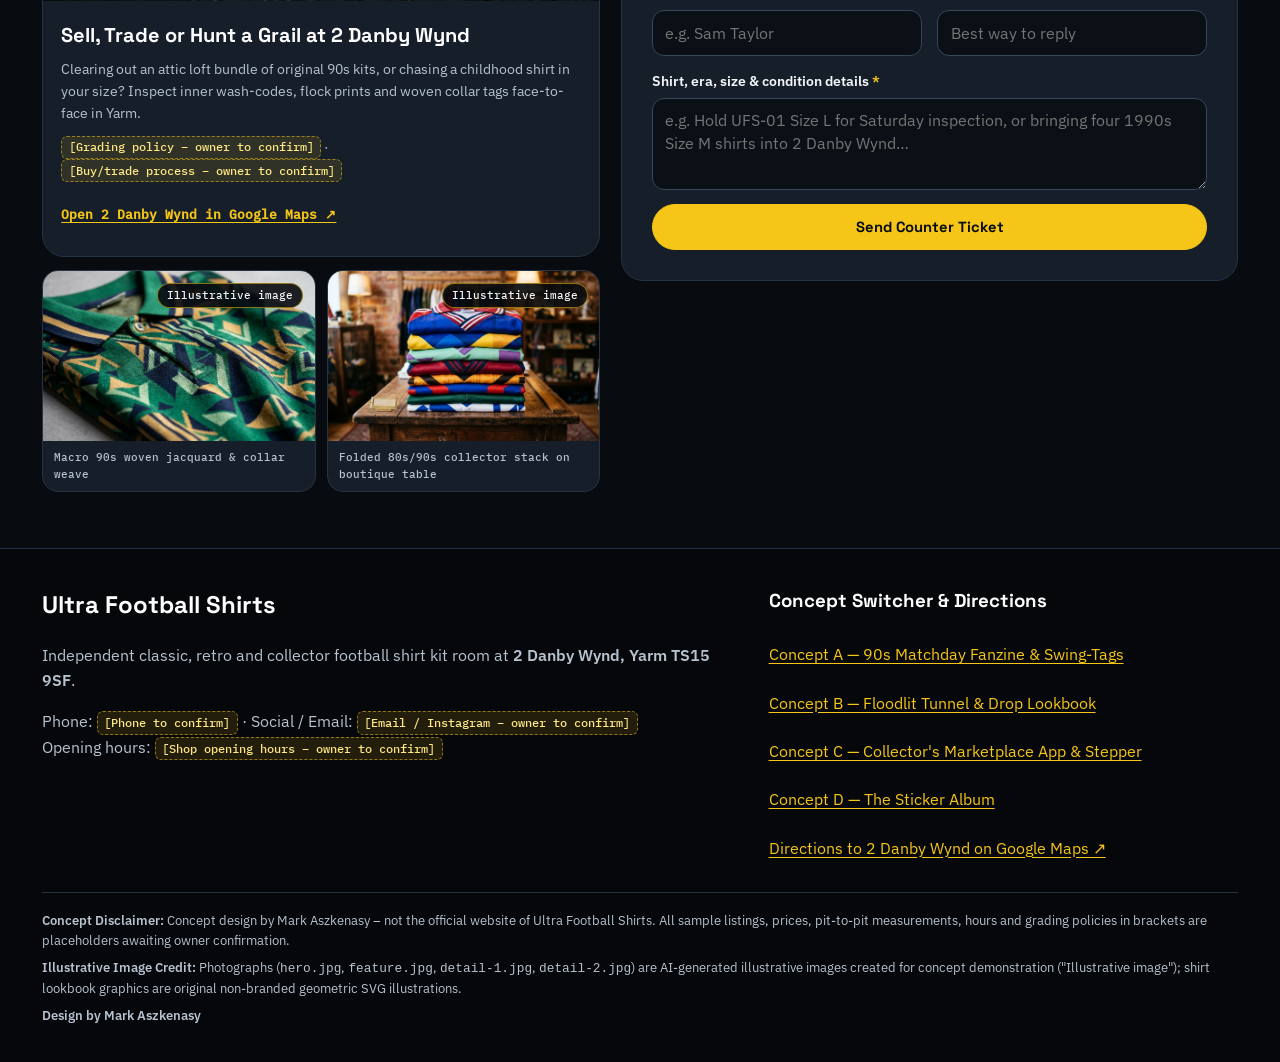
<file: b/index.html>
<!DOCTYPE html>
<html lang="en-GB">
<head>
  <meta charset="utf-8">
  <meta name="viewport" content="width=device-width, initial-scale=1">
  <meta name="robots" content="noindex, nofollow">
  <title>Ultra Football Shirts — Floodlit Tunnel &amp; Drop Lookbook, Yarm (Concept B)</title>
  <meta name="description" content="Concept B matchday tunnel website for Ultra Football Shirts at 2 Danby Wynd, Yarm TS15 9SF: horizontal drop lookbook, Click &amp; Collect reserve sheet, and 1-tap owner rail status toggle.">
  <meta name="theme-color" content="#080B0F">
  <link rel="icon" href="../favicon.svg" type="image/svg+xml">
  <link rel="preload" href="../fonts/space-grotesk-latin.woff2" as="font" type="font/woff2" crossorigin>
  <link rel="preload" href="../fonts/ibm-plex-sans-400.woff2" as="font" type="font/woff2" crossorigin>
  <link rel="preload" href="../fonts/ibm-plex-sans-600.woff2" as="font" type="font/woff2" crossorigin>
  <link rel="preload" href="../fonts/ibm-plex-mono-500.woff2" as="font" type="font/woff2" crossorigin>
  <link rel="stylesheet" href="css/styles.css">
</head>
<body>
  <a class="skip-link" href="#main">Skip to main content</a>

  <!-- Persistent Top Concept Banner -->
  <div class="concept-banner" role="region" aria-label="Concept website notice">
    <div class="wrap concept-banner__inner">
      <p class="concept-banner__text">Concept design by Mark Aszkenasy – not the official website of Ultra Football Shirts.</p>
      <div class="concept-banner__controls">
        <nav class="concept-switcher" aria-label="Concept version switcher">
          <span class="concept-switcher__label">Concept:</span>
          <a class="concept-switcher__pill" href="../index.html">A</a>
          <a class="concept-switcher__pill is-active" href="index.html" aria-current="page">B</a>
          <a class="concept-switcher__pill" href="../c/index.html">C</a>
          <a class="concept-switcher__pill" href="../d/index.html">D</a>
        </nav>
      </div>
    </div>
  </div>

  <!-- Floodlit Tunnel Header -->
  <header class="tunnel-header">
    <div class="b-scroll-progress" id="b-scroll-progress" aria-hidden="true"></div>
    <div class="wrap tunnel-header__inner">
      <a class="tunnel-brand" href="#top">
        <img class="tunnel-brand__logo" src="../images/logo-mark.svg" width="34" height="34" alt="">
        <span class="tunnel-brand__text">
          <span class="tunnel-brand__name">ULTRA FOOTBALL SHIRTS</span>
          <span class="tunnel-brand__loc">2 DANBY WYND &middot; YARM TS15 9SF</span>
        </span>
      </a>

      <nav class="tunnel-nav" aria-label="Page sections">
        <a class="tunnel-nav__link" href="#lookbook">Drop Rail</a>
        <a class="tunnel-nav__link" href="#owner-rail-toggle">Owner Toggle</a>
        <a class="tunnel-nav__link" href="#sell-trade">Sell / Trade</a>
        <button
          type="button"
          class="tunnel-nav__cta"
          data-open-reserve="General Click &amp; Collect Enquiry (2 Danby Wynd, Yarm)"
        >
          <span>Reserve</span>
          <span class="rail-live-pip" id="header-avail-pip">7 Live</span>
        </button>
      </nav>
    </div>
  </header>

  <main id="main">
    <!-- Floodlit Tunnel Hero -->
    <section class="tunnel-hero" id="top" aria-labelledby="hero-heading">
      <div class="wrap">
        <div class="tunnel-hero__meta">
          <span class="volt-pill">FLOODLIT DROP ARCHIVE // YARM</span>
          <span class="turf-pill">1-OF-1 ORIGINALS &middot; ZERO REPROS</span>
        </div>

        <h1 id="hero-heading" class="tunnel-display">
          DANBY WYND <span class="tunnel-display__volt">TUNNEL DROP.</span>
        </h1>

        <div class="tunnel-hero__stage">
          <figure
            class="tunnel-hero__media is-b-lightbox"
            tabindex="0"
            role="button"
            aria-label="Open full-frame illustrative kit room photograph"
            data-lightbox-src="../images/hero.jpg"
            data-lightbox-alt="Rails of colourful retro and classic football shirts hanging inside an independent football kit room"
            data-lightbox-caption="2 Danby Wynd Tunnel Drop Archive — Concept kit room visual; actual 2 Danby Wynd rail photography to be supplied by Ultra Football Shirts."
          >
            <div class="tunnel-hero__img-wrap">
              <img
                src="../images/hero.jpg"
                width="1440"
                height="803"
                alt="Rails of colourful retro and classic football shirts hanging inside an independent football kit room"
                fetchpriority="high"
              >
              <span class="illus-badge">Illustrative image</span>
              <span class="b-zoom-pill" aria-hidden="true">&#128269; Inspect</span>
            </div>
            <figcaption class="tunnel-hero__caption">
              <span>Concept kit room visual — actual 2 Danby Wynd rail photography to be supplied by Ultra Football Shirts.</span>
              <span>Tap photo to enlarge</span>
            </figcaption>
          </figure>

          <div class="tunnel-hero__panel">
            <p class="tunnel-lead">
              Tucked down cobbled <strong>2 Danby Wynd</strong> off Yarm High Street. Swipe live one-off 1980s, 90s, 2000s and modern collector shirts by size, then place a Click &amp; Collect counter hold to inspect stitch, collar tags and fit in person.
            </p>

            <dl class="tunnel-specs">
              <div>
                <dt>Shop Address</dt>
                <dd>2 Danby Wynd, Yarm TS15 9SF</dd>
              </div>
              <div>
                <dt>Opening Hours</dt>
                <dd><span class="ph">[Shop opening hours – owner to confirm]</span></dd>
              </div>
              <div>
                <dt>Direct Phone</dt>
                <dd><span class="ph">[Phone to confirm]</span></dd>
              </div>
              <div>
                <dt>UK Delivery</dt>
                <dd><span class="ph">[Postage options – owner to confirm]</span></dd>
              </div>
            </dl>

            <div class="tunnel-hero__btns">
              <a class="btn btn--volt" href="#lookbook">Swipe Drop Lookbook &darr;</a>
              <a class="btn btn--turf" href="#owner-rail-toggle">Try 1-Tap Owner Toggle</a>
            </div>
          </div>
        </div>
      </div>
    </section>

    <!-- Kinetic Matchday Ticker -->
    <section class="matchday-ticker" aria-label="2 Danby Wynd matchday information">
      <div class="matchday-ticker__track">
        <ul class="matchday-ticker__list">
          <li>2 DANBY WYND &middot; YARM TS15 9SF</li>
          <li>AUTHENTIC 1-OF-1 RETRO &amp; CLASSIC KITS</li>
          <li>CLICK &amp; COLLECT COUNTER HOLD</li>
          <li>BUY &middot; SELL &middot; TRADE OVER THE COUNTER</li>
          <li>COBBLES OFF YARM HIGH STREET</li>
          <li>ZERO MONTHLY E-COMMERCE BLOAT</li>
        </ul>
        <ul class="matchday-ticker__list" aria-hidden="true">
          <li>2 DANBY WYND &middot; YARM TS15 9SF</li>
          <li>AUTHENTIC 1-OF-1 RETRO &amp; CLASSIC KITS</li>
          <li>CLICK &amp; COLLECT COUNTER HOLD</li>
          <li>BUY &middot; SELL &middot; TRADE OVER THE COUNTER</li>
          <li>COBBLES OFF YARM HIGH STREET</li>
          <li>ZERO MONTHLY E-COMMERCE BLOAT</li>
        </ul>
      </div>
    </section>

    <!-- Horizontal Touch-Snap Shirt Lookbook -->
    <section class="section" id="lookbook" aria-labelledby="lookbook-heading">
      <div class="wrap">
        <div class="lookbook-head">
          <div>
            <span class="eyebrow">HORIZONTAL DROP LOOKBOOK // SWIPE 1-OF-1 SAMPLE RAIL</span>
            <h2 id="lookbook-heading">Filter by Era &amp; Size, then swipe the rail</h2>
            <p class="section-sub">
              All 8 cards below are non-branded illustrative sample shirts (<code>[Illustrative sample listing – owner stock to supply]</code>) demonstrating instant filtering and Click &amp; Collect holds.
            </p>
          </div>

          <div class="rail-arrows" aria-label="Scroll lookbook rail">
            <span class="b-snap-counter" id="b-snap-counter" aria-live="polite">01 / 08</span>
            <button type="button" class="arrow-btn" data-rail-scroll="-1" aria-label="Scroll lookbook left">&larr; Prev</button>
            <button type="button" class="arrow-btn" data-rail-scroll="1" aria-label="Scroll lookbook right">Next &rarr;</button>
          </div>
        </div>

        <!-- 1-Tap Collector Quick Presets -->
        <div class="b-preset-bar" role="group" aria-label="1-tap collector presets">
          <span class="b-preset-bar__label">1-TAP COLLECTOR PRESETS:</span>
          <div class="b-preset-chips">
            <button type="button" class="b-preset-chip" data-b-preset="serie-a-grail">&#9917; 90s Serie A Grail Search</button>
            <button type="button" class="b-preset-chip" data-b-preset="sell-collection">&#127991;&#65039; Sell a Classic Collection</button>
            <button type="button" class="b-preset-chip" data-b-preset="hold-90s">&#128717;&#65039; Hold Top 90s Shirt for Danby Wynd</button>
          </div>
        </div>

        <!-- Instant Era & Size Filter Console -->
        <div class="filter-bar" role="region" aria-label="Filter lookbook by era and size">
          <div class="filter-axis">
            <span class="filter-axis__label">ERA</span>
            <div class="filter-chips" role="group" aria-label="Filter by era">
              <button type="button" class="chip is-active" data-era="All" aria-pressed="true">All</button>
              <button type="button" class="chip" data-era="1980s" aria-pressed="false">1980s</button>
              <button type="button" class="chip" data-era="1990s" aria-pressed="false">1990s</button>
              <button type="button" class="chip" data-era="2000s" aria-pressed="false">2000s</button>
              <button type="button" class="chip" data-era="Modern" aria-pressed="false">Modern</button>
            </div>
          </div>

          <div class="filter-axis">
            <span class="filter-axis__label">SIZE</span>
            <div class="filter-chips" role="group" aria-label="Filter by size">
              <button type="button" class="chip is-active" data-size="All" aria-pressed="true">All</button>
              <button type="button" class="chip" data-size="S" aria-pressed="false">S</button>
              <button type="button" class="chip" data-size="M" aria-pressed="false">M</button>
              <button type="button" class="chip" data-size="L" aria-pressed="false">L</button>
              <button type="button" class="chip" data-size="XL" aria-pressed="false">XL</button>
            </div>
          </div>

          <div class="filter-status">
            <span id="lookbook-count" aria-live="polite">Showing 8 of 8 sample shirts</span>
            <button type="button" class="reset-chip" id="reset-lookbook-filters">Reset</button>
          </div>
        </div>
      </div>

      <!-- Horizontal Touch-Snap Rail -->
      <div class="wrap">
        <div class="lookbook-rail" id="lookbook-rail" tabindex="0" role="region" aria-label="Sample retro football shirts">
          <noscript>
            <p>Enable JavaScript to browse the interactive drop lookbook and test the 1-tap owner rail toggle.</p>
          </noscript>
        </div>
        <div class="b-snap-dots" id="b-snap-dots" role="tablist" aria-label="Lookbook card position"></div>
      </div>
    </section>

    <!-- Interactive 1-Tap Owner Rail Status Toggle Demo Right on the Page -->
    <section class="section section--console" id="owner-rail-toggle" aria-labelledby="owner-heading">
      <div class="wrap">
        <div class="owner-console">
          <div class="owner-console__head">
            <div>
              <span class="volt-pill">LIVE COUNTER PITCH DEMO // ZERO MONTHLY FEES</span>
              <h2 id="owner-heading">1-Tap Owner Rail Status Toggle</h2>
              <p class="section-sub">
                When a 1-of-1 shirt is held or bought over the counter at 2 Danby Wynd, tap a status pill below — watch the Horizontal Drop Lookbook above update immediately.
              </p>
            </div>
            <button type="button" class="btn btn--ghost" id="reset-demo-stock">Reset Demo Rail</button>
          </div>

          <div class="owner-list" id="owner-toggle-list" aria-live="polite"></div>
        </div>
      </div>
    </section>

    <!-- Sell / Trade & Grail Finder + Feature Flat-Lay -->
    <section class="section" id="sell-trade" aria-labelledby="sell-heading">
      <div class="wrap sell-split">
        <div class="b-editorial-stack">
          <figure
            class="feature-card is-b-lightbox"
            tabindex="0"
            role="button"
            aria-label="Open full-frame classic 1990s football shirts flat-lay photograph"
            data-lightbox-src="../images/feature.jpg"
            data-lightbox-alt="Folded classic 1990s football shirts arranged in a flat-lay showing woven collars and bold geometric patterns"
            data-lightbox-caption="Counter Flat-Lay Check — Inspect inner wash-codes, flock prints and woven collar tags face-to-face at 2 Danby Wynd."
          >
            <div class="feature-card__img">
              <img
                src="../images/feature.jpg"
                width="1200"
                height="896"
                alt="Folded classic 1990s football shirts arranged in a flat-lay showing woven collars and bold geometric patterns"
                loading="lazy"
              >
              <span class="illus-badge">Illustrative image</span>
              <span class="b-zoom-pill" aria-hidden="true">&#128269; Inspect</span>
            </div>
            <figcaption class="feature-card__cap">
              <h3>Sell, Trade or Hunt a Grail at 2 Danby Wynd</h3>
              <p>
                Clearing out an attic loft bundle of original 90s kits, or chasing a childhood shirt in your size? Inspect inner wash-codes, flock prints and woven collar tags face-to-face in Yarm.
              </p>
              <p>
                <span class="ph">[Grading policy – owner to confirm]</span> &middot;
                <span class="ph">[Buy/trade process – owner to confirm]</span>
              </p>
              <a
                class="map-btn"
                href="https://www.google.com/maps/search/?api=1&amp;query=Ultra+Football+Shirts+2+Danby+Wynd+Yarm+TS15+9SF"
                target="_blank"
                rel="noopener noreferrer"
              >
                Open 2 Danby Wynd in Google Maps &nearr;
              </a>
            </figcaption>
          </figure>

          <div class="b-detail-pair">
            <figure
              class="b-detail-card is-b-lightbox"
              tabindex="0"
              role="button"
              aria-label="Open full-frame macro 1990s woven jacquard knit and collar textile photograph"
              data-lightbox-src="../images/detail-1.jpg"
              data-lightbox-alt="Macro close-up of 1990s woven jacquard geometric football shirt knit and stitched collar textile"
              data-lightbox-caption="Macro 1990s Woven Jacquard &amp; Collar Textile — Checked stitch-by-stitch before joining the 2 Danby Wynd rail."
            >
              <div class="b-detail-card__img">
                <img src="../images/detail-1.jpg" width="1200" height="896" alt="Macro close-up of 1990s woven jacquard geometric football shirt knit and stitched collar textile" loading="lazy">
                <span class="illus-badge">Illustrative image</span>
              </div>
              <figcaption class="b-detail-card__cap">Macro 90s woven jacquard &amp; collar weave</figcaption>
            </figure>

            <figure
              class="b-detail-card is-b-lightbox"
              tabindex="0"
              role="button"
              aria-label="Open full-frame folded 1980s and 1990s collector jerseys on timber boutique table photograph"
              data-lightbox-src="../images/detail-2.jpg"
              data-lightbox-alt="Neatly folded colourful 1980s and 1990s collector football jerseys stacked on a timber boutique table"
              data-lightbox-caption="Boutique Timber Table Stack — Neatly folded 1980s &amp; 1990s collector jerseys ready for counter inspection."
            >
              <div class="b-detail-card__img">
                <img src="../images/detail-2.jpg" width="1200" height="896" alt="Neatly folded colourful 1980s and 1990s collector football jerseys stacked on a timber boutique table" loading="lazy">
                <span class="illus-badge">Illustrative image</span>
              </div>
              <figcaption class="b-detail-card__cap">Folded 80s/90s collector stack on boutique table</figcaption>
            </figure>
          </div>
        </div>

        <div class="counter-form-card">
          <span class="eyebrow">COUNTER DESK // SELL, TRADE OR GRAIL REQUEST</span>
          <h2 id="sell-heading">Send a Shirt Finder or Trade Note</h2>
          <p class="section-sub" style="margin-bottom: 0.9rem;">
            Prefer to message before walking down Danby Wynd? Tap a collector preset or test the client-side enquiry ticket below:
          </p>

          <div class="b-preset-bar b-preset-bar--compact" role="group" aria-label="Quick-fill counter presets">
            <div class="b-preset-chips">
              <button type="button" class="b-preset-chip" data-b-preset="serie-a-grail">&#9917; 90s Serie A Grail Search</button>
              <button type="button" class="b-preset-chip" data-b-preset="sell-collection">&#127991;&#65039; Sell a Classic Collection</button>
              <button type="button" class="b-preset-chip" data-b-preset="hold-90s">&#128717;&#65039; Hold Top 90s Shirt for Danby Wynd</button>
            </div>
          </div>

          <form id="b-counter-form" class="tunnel-form" novalidate>
            <div class="t-field">
              <label for="b-ticket-mode">Enquiry type</label>
              <select id="b-ticket-mode" name="mode">
                <option value="Click & Collect Hold">Click &amp; Collect Hold (2 Danby Wynd)</option>
                <option value="Sell / Trade Shirts">Sell or Trade Classic Shirts Over the Counter</option>
                <option value="Grail / Shirt Finder">Grail Finder — Hunting a Specific Shirt &amp; Size</option>
              </select>
            </div>

            <div class="t-row-2">
              <div class="t-field">
                <label for="b-user-name">Your name <span class="req" aria-hidden="true">*</span></label>
                <input id="b-user-name" name="name" type="text" autocomplete="name" required aria-describedby="b-name-err" placeholder="e.g. Sam Taylor">
                <p class="t-err" id="b-name-err" role="alert"></p>
              </div>

              <div class="t-field">
                <label for="b-user-contact">Email or mobile <span class="req" aria-hidden="true">*</span></label>
                <input id="b-user-contact" name="contact" type="text" required aria-describedby="b-contact-err" placeholder="Best way to reply">
                <p class="t-err" id="b-contact-err" role="alert"></p>
              </div>
            </div>

            <div class="t-field">
              <label for="b-shirt-notes">Shirt, era, size &amp; condition details <span class="req" aria-hidden="true">*</span></label>
              <textarea
                id="b-shirt-notes"
                name="details"
                rows="3"
                required
                aria-describedby="b-details-err"
                placeholder="e.g. Hold UFS-01 Size L for Saturday inspection, or bringing four 1990s Size M shirts into 2 Danby Wynd…"
              ></textarea>
              <p class="t-err" id="b-details-err" role="alert"></p>
            </div>

            <button type="submit" class="btn btn--volt btn--block">Send Counter Ticket</button>
            <div class="demo-banner-feedback" id="b-counter-feedback" tabindex="-1" role="status" aria-live="polite" hidden></div>
          </form>
        </div>
      </div>
    </section>
  </main>

  <!-- Interactive Click & Collect Reserve Sheet (Modal Drawer) -->
  <div
    class="sheet-backdrop"
    id="reserve-sheet"
    role="dialog"
    aria-modal="true"
    aria-labelledby="reserve-sheet-title"
    hidden
  >
    <div class="sheet-panel">
      <div class="sheet-panel__head">
        <div>
          <span class="turf-pill">2 DANBY WYND &middot; CLICK &amp; COLLECT</span>
          <h2 id="reserve-sheet-title">Reserve Shirt for Inspection</h2>
        </div>
        <button type="button" class="sheet-close" id="close-reserve-sheet" aria-label="Close reserve sheet">Close &#10005;</button>
      </div>

      <p class="sheet-sub">
        Request a counter hold at <strong>2 Danby Wynd, Yarm TS15 9SF</strong> (<span class="ph">[Hold window – owner to confirm]</span>) or ask about tracked UK postage (<span class="ph">[Postage options – owner to confirm]</span>).
      </p>

      <form id="b-reserve-form" class="tunnel-form" novalidate>
        <div class="t-field">
          <label for="sheet-shirt">Selected rail item</label>
          <input id="sheet-shirt" name="shirt" type="text" readonly>
        </div>

        <div class="t-row-2">
          <div class="t-field">
            <label for="sheet-name">Your name <span class="req" aria-hidden="true">*</span></label>
            <input id="sheet-name" name="name" type="text" autocomplete="name" required aria-describedby="sheet-name-err" placeholder="e.g. Jordan Reed">
            <p class="t-err" id="sheet-name-err" role="alert"></p>
          </div>

          <div class="t-field">
            <label for="sheet-contact">Email or mobile <span class="req" aria-hidden="true">*</span></label>
            <input id="sheet-contact" name="contact" type="text" required aria-describedby="sheet-contact-err" placeholder="For hold confirmation">
            <p class="t-err" id="sheet-contact-err" role="alert"></p>
          </div>
        </div>

        <div class="t-field">
          <label for="sheet-handover">Collection or delivery preference</label>
          <select id="sheet-handover" name="handover">
            <option value="collect">Click &amp; Collect — Inspect at 2 Danby Wynd, Yarm</option>
            <option value="postage">Enquire about UK Postage [Postage options – owner to confirm]</option>
          </select>
        </div>

        <div class="t-field">
          <label for="sheet-note">Pit-to-pit check or collection note (optional)</label>
          <textarea id="sheet-note" name="note" rows="2" placeholder="e.g. Can pop down Danby Wynd Saturday afternoon…"></textarea>
        </div>

        <button type="submit" class="btn btn--volt btn--block">Send Click &amp; Collect Request</button>
        <div class="demo-banner-feedback" id="sheet-feedback" tabindex="-1" role="status" aria-live="polite" hidden></div>
      </form>
    </div>
  </div>

  <!-- Tunnel Footer -->
  <footer class="tunnel-footer">
    <div class="wrap">
      <div class="footer-grid">
        <div>
          <h2>Ultra Football Shirts</h2>
          <p>
            Independent classic, retro and collector football shirt kit room at <strong>2 Danby Wynd, Yarm TS15 9SF</strong>.
          </p>
          <p>
            Phone: <span class="ph">[Phone to confirm]</span> &middot;
            Social / Email: <span class="ph">[Email / Instagram – owner to confirm]</span><br>
            Opening hours: <span class="ph">[Shop opening hours – owner to confirm]</span>
          </p>
        </div>

        <div>
          <h3>Concept Switcher &amp; Directions</h3>
          <ul class="footer-links">
            <li><a href="../index.html">Concept A — 90s Matchday Fanzine &amp; Swing-Tags</a></li>
            <li><a href="index.html" aria-current="page">Concept B — Floodlit Tunnel &amp; Drop Lookbook</a></li>
            <li><a href="../c/index.html">Concept C — Collector's Marketplace App &amp; Stepper</a></li>
            <li><a href="../d/index.html">Concept D — The Sticker Album</a></li>
            <li>
              <a
                href="https://www.google.com/maps/search/?api=1&amp;query=Ultra+Football+Shirts+2+Danby+Wynd+Yarm+TS15+9SF"
                target="_blank"
                rel="noopener noreferrer"
              >
                Directions to 2 Danby Wynd on Google Maps &nearr;
              </a>
            </li>
          </ul>
        </div>
      </div>

      <div class="footer-legal">
        <p><strong>Concept Disclaimer:</strong> Concept design by Mark Aszkenasy – not the official website of Ultra Football Shirts. All sample listings, prices, pit-to-pit measurements, hours and grading policies in brackets are placeholders awaiting owner confirmation.</p>
        <p><strong>Illustrative Image Credit:</strong> Photographs (<code>hero.jpg</code>, <code>feature.jpg</code>, <code>detail-1.jpg</code>, <code>detail-2.jpg</code>) are AI-generated illustrative images created for concept demonstration ("Illustrative image"); shirt lookbook graphics are original non-branded geometric SVG illustrations.</p>
        <p><strong>Design by Mark Aszkenasy</strong></p>
      </div>
    </div>
  </footer>

  <!-- Native Accessible Editorial Photo Lightbox -->
  <dialog id="b-photo-lightbox" class="b-lightbox" aria-label="Editorial photo preview">
    <div class="b-lightbox__frame">
      <div class="b-lightbox__head">
        <span class="volt-pill">Illustrative image</span>
        <button type="button" class="sheet-close" data-b-lightbox-close aria-label="Close photo preview">Close &#10005;</button>
      </div>
      <div class="b-lightbox__media">
        <img id="b-lightbox-img" src="../images/hero.jpg" alt="" width="1200" height="896">
      </div>
      <div class="b-lightbox__foot">
        <p id="b-lightbox-caption" class="b-lightbox__caption"></p>
        <button
          type="button"
          class="btn btn--volt b-lightbox__cta"
          data-b-lightbox-reserve="Click &amp; Collect / Rail Inspection Enquiry (2 Danby Wynd, Yarm)"
        >
          Reserve / Enquire at 2 Danby Wynd &rarr;
        </button>
      </div>
    </div>
  </dialog>

  <!-- Non-blocking Micro-Toast -->
  <div id="b-micro-toast" class="b-micro-toast" role="status" aria-live="polite" hidden></div>

  <!-- Mobile Bottom Dock -->
  <nav class="mobile-tunnel-dock" aria-label="Quick mobile actions">
    <a class="dock-btn dock-btn--volt" href="#lookbook">Drop Rail</a>
    <a class="dock-btn dock-btn--turf" href="#owner-rail-toggle">Owner Toggle</a>
    <a
      class="dock-btn"
      href="https://www.google.com/maps/search/?api=1&amp;query=Ultra+Football+Shirts+2+Danby+Wynd+Yarm+TS15+9SF"
      target="_blank"
      rel="noopener noreferrer"
    >
      Directions
    </a>
  </nav>

  <script src="js/app.js" defer></script>
</body>
</html>
</file>
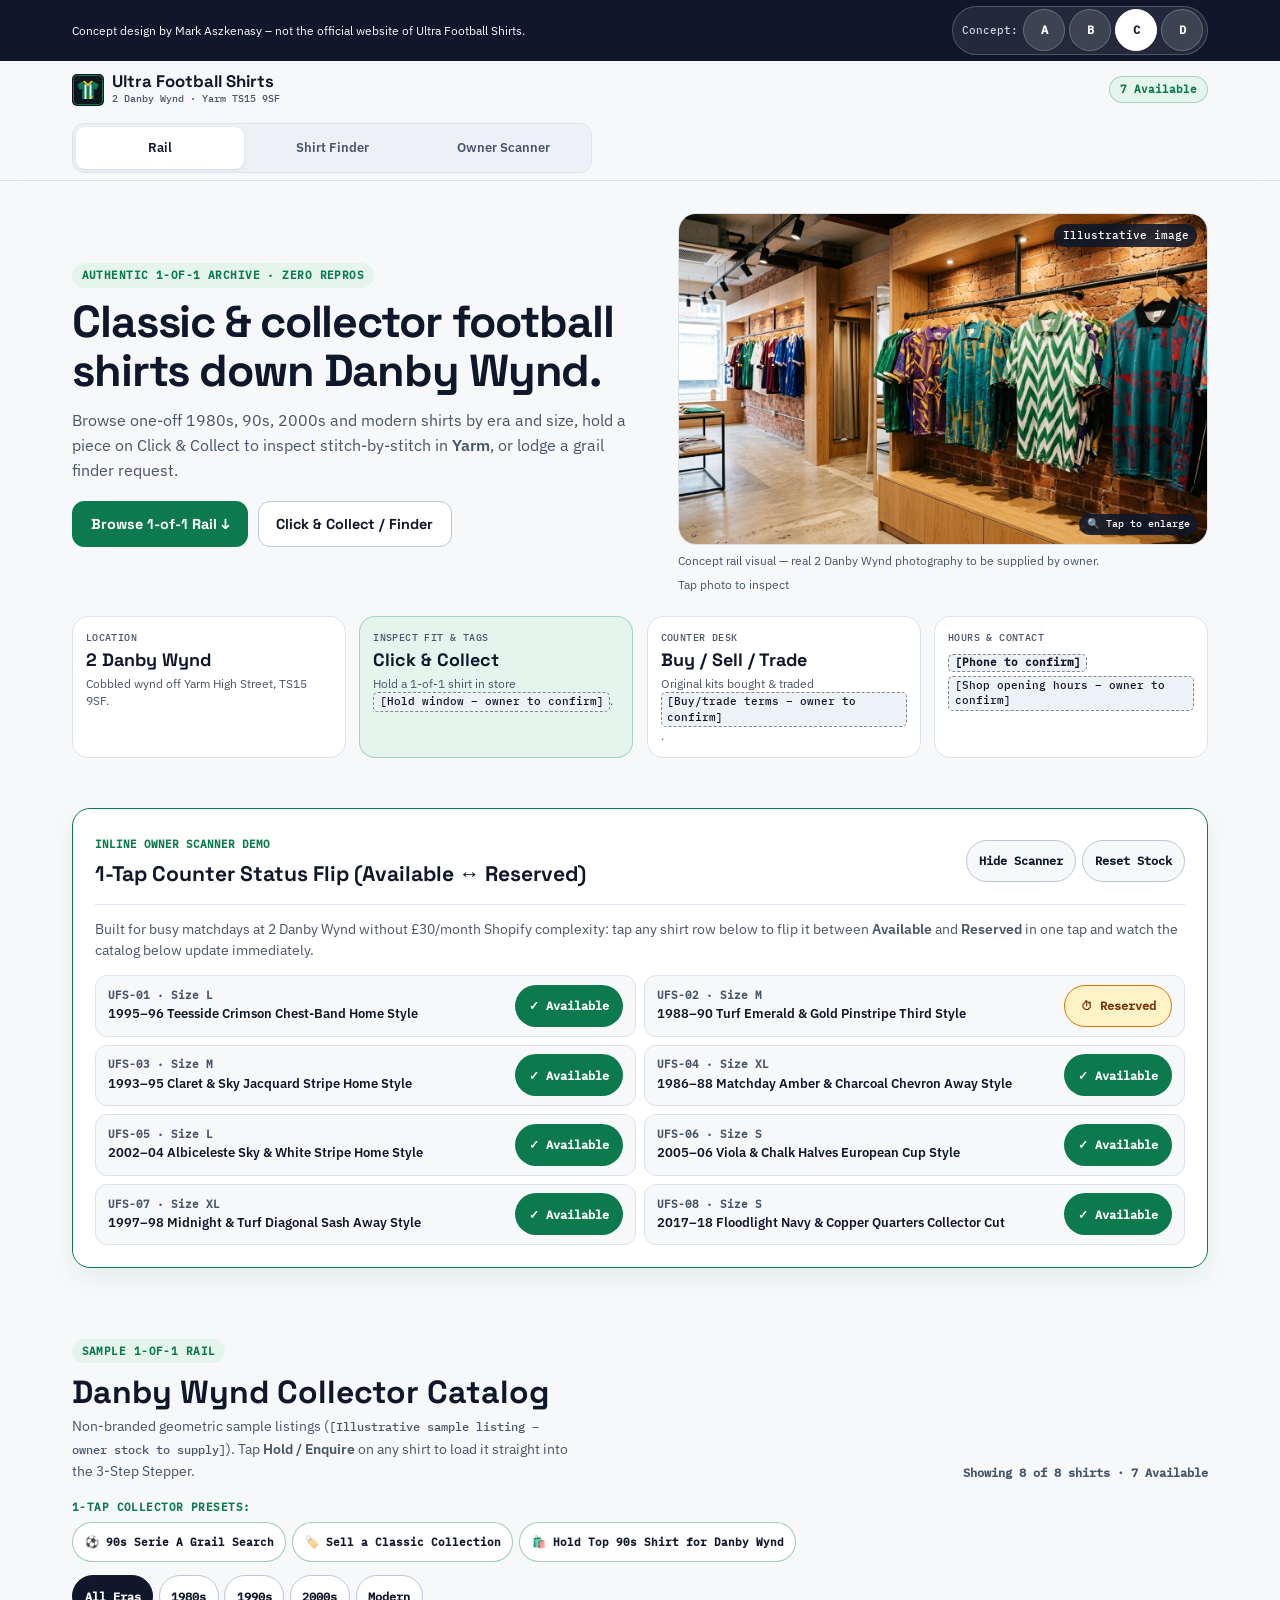
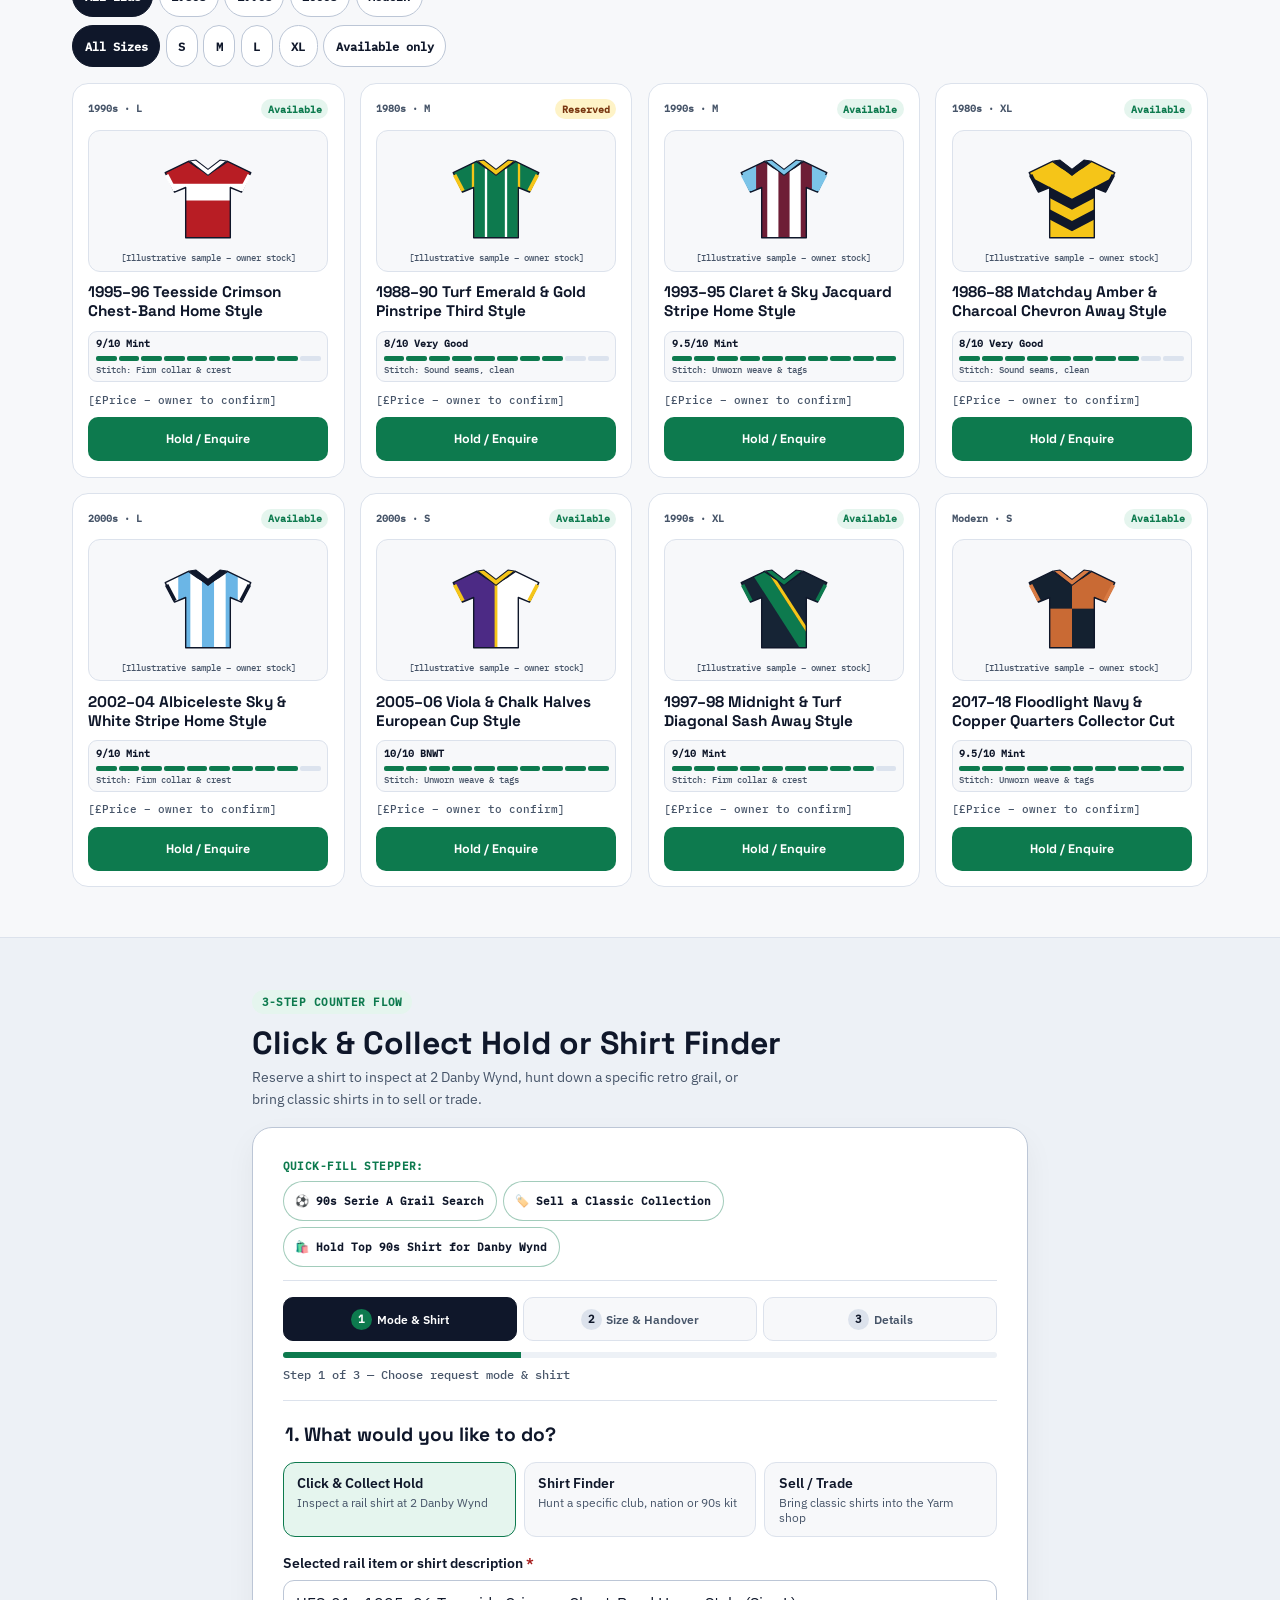
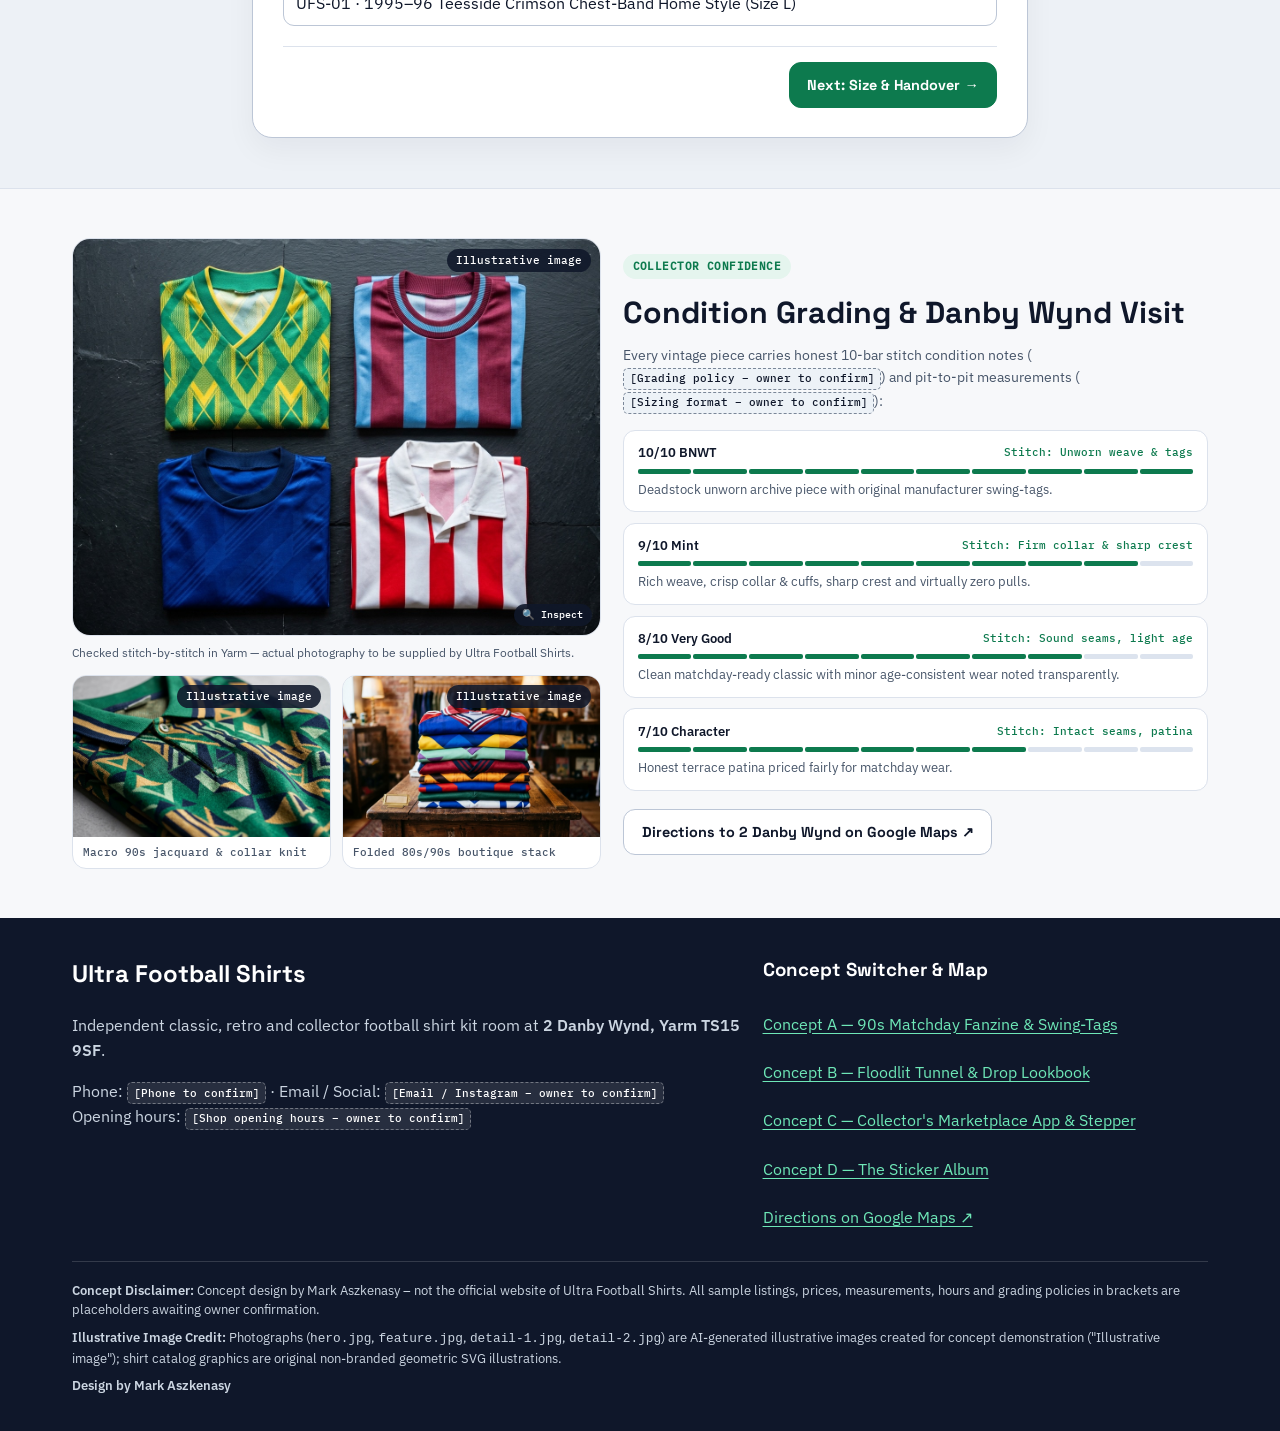
<file: c/index.html>
<!DOCTYPE html>
<html lang="en-GB">
<head>
  <meta charset="utf-8">
  <meta name="viewport" content="width=device-width, initial-scale=1">
  <meta name="robots" content="noindex, nofollow">
  <title>Ultra Football Shirts — Collector's Marketplace App, Yarm (Concept C)</title>
  <meta name="description" content="Concept C sunlit collector marketplace app for Ultra Football Shirts at 2 Danby Wynd, Yarm TS15 9SF: 2-column rail catalog, inline 1-tap owner scanner, and 3-step Click &amp; Collect / Shirt Finder stepper.">
  <meta name="theme-color" content="#F7F8FA">
  <link rel="icon" href="../favicon.svg" type="image/svg+xml">
  <link rel="preload" href="../fonts/space-grotesk-latin.woff2" as="font" type="font/woff2" crossorigin>
  <link rel="preload" href="../fonts/ibm-plex-sans-400.woff2" as="font" type="font/woff2" crossorigin>
  <link rel="preload" href="../fonts/ibm-plex-sans-600.woff2" as="font" type="font/woff2" crossorigin>
  <link rel="preload" href="../fonts/ibm-plex-mono-500.woff2" as="font" type="font/woff2" crossorigin>
  <link rel="stylesheet" href="css/styles.css">
</head>
<body>
  <a class="skip-link" href="#main">Skip to main content</a>

  <!-- Persistent Top Concept Banner -->
  <div class="concept-banner" role="region" aria-label="Concept website notice">
    <div class="wrap concept-banner__inner">
      <p class="concept-banner__text">Concept design by Mark Aszkenasy – not the official website of Ultra Football Shirts.</p>
      <div class="concept-banner__controls">
        <nav class="concept-switcher" aria-label="Concept version switcher">
          <span class="concept-switcher__label">Concept:</span>
          <a class="concept-switcher__pill" href="../index.html">A</a>
          <a class="concept-switcher__pill" href="../b/index.html">B</a>
          <a class="concept-switcher__pill is-active" href="index.html" aria-current="page">C</a>
          <a class="concept-switcher__pill" href="../d/index.html">D</a>
        </nav>
      </div>
    </div>
  </div>

  <!-- Sticky Gallery Header + Segmented Top Tabs -->
  <header class="gallery-header">
    <div class="c-scroll-progress" id="c-scroll-progress" aria-hidden="true"></div>
    <div class="wrap gallery-header__top">
      <a class="market-brand" href="#top">
        <img class="market-brand__logo" src="../images/logo-mark.svg" width="32" height="32" alt="">
        <span class="market-brand__copy">
          <span class="market-brand__title">Ultra Football Shirts</span>
          <span class="market-brand__sub">2 Danby Wynd &middot; Yarm TS15 9SF</span>
        </span>
      </a>

      <span class="avail-pill" id="top-avail-pill" aria-live="polite">7 Available</span>
    </div>

    <div class="segmented-bar">
      <div class="wrap">
        <nav class="segmented-tabs" aria-label="Marketplace sections">
          <a class="seg-tab is-active" href="#rail" data-seg-tab="rail">Rail</a>
          <a class="seg-tab" href="#shirt-finder" data-seg-tab="finder">Shirt Finder</a>
          <button type="button" class="seg-tab" id="seg-scanner-btn" data-seg-tab="scanner" aria-expanded="true" aria-controls="owner-scanner-drawer">
            Owner Scanner
          </button>
        </nav>
      </div>
    </div>
  </header>

  <main id="main">
    <!-- Clean Gallery Intro & 2x2 Bento Grid -->
    <section class="section section--intro" id="top" aria-labelledby="intro-heading">
      <div class="wrap">
        <div class="intro-split">
          <div class="intro-copy">
            <span class="emerald-kicker">AUTHENTIC 1-OF-1 ARCHIVE &middot; ZERO REPROS</span>
            <h1 id="intro-heading">Classic &amp; collector football shirts down Danby Wynd.</h1>
            <p class="intro-lead">
              Browse one-off 1980s, 90s, 2000s and modern shirts by era and size, hold a piece on Click &amp; Collect to inspect stitch-by-stitch in <strong>Yarm</strong>, or lodge a grail finder request.
            </p>
            <div class="intro-actions">
              <a class="btn btn--emerald" href="#rail">Browse 1-of-1 Rail &darr;</a>
              <a class="btn btn--outline" href="#shirt-finder">Click &amp; Collect / Finder</a>
            </div>
          </div>

          <figure
            class="gallery-hero-photo is-c-lightbox"
            tabindex="0"
            role="button"
            aria-label="Open full-frame illustrative kit room photograph"
            data-lightbox-src="../images/hero.jpg"
            data-lightbox-alt="Rails of colourful retro and classic football shirts hanging inside an independent football kit room"
            data-lightbox-caption="2 Danby Wynd Collector Archive — Concept rail visual; real 2 Danby Wynd photography to be supplied by Ultra Football Shirts."
          >
            <div class="gallery-hero-photo__frame">
              <img
                src="../images/hero.jpg"
                width="1440"
                height="803"
                alt="Rails of colourful retro and classic football shirts hanging inside an independent football kit room"
                fetchpriority="high"
              >
              <span class="illus-tag">Illustrative image</span>
              <span class="c-zoom-badge" aria-hidden="true">&#128269; Tap to enlarge</span>
            </div>
            <figcaption class="gallery-hero-photo__cap">
              <span>Concept rail visual — real 2 Danby Wynd photography to be supplied by owner.</span>
              <span>Tap photo to inspect</span>
            </figcaption>
          </figure>
        </div>

        <!-- Clean 2x2 Bento Intro -->
        <div class="bento-2x2" aria-label="Shop highlights">
          <article class="bento-card">
            <span class="bento-card__kicker">LOCATION</span>
            <h2 class="bento-card__title">2 Danby Wynd</h2>
            <p class="bento-card__text">Cobbled wynd off Yarm High Street, TS15 9SF.</p>
          </article>

          <article class="bento-card bento-card--emerald">
            <span class="bento-card__kicker">INSPECT FIT &amp; TAGS</span>
            <h2 class="bento-card__title">Click &amp; Collect</h2>
            <p class="bento-card__text">Hold a 1-of-1 shirt in store <span class="ph">[Hold window – owner to confirm]</span>.</p>
          </article>

          <article class="bento-card">
            <span class="bento-card__kicker">COUNTER DESK</span>
            <h2 class="bento-card__title">Buy / Sell / Trade</h2>
            <p class="bento-card__text">Original kits bought &amp; traded <span class="ph">[Buy/trade terms – owner to confirm]</span>.</p>
          </article>

          <article class="bento-card">
            <span class="bento-card__kicker">HOURS &amp; CONTACT</span>
            <h2 class="bento-card__title"><span class="ph">[Phone to confirm]</span></h2>
            <p class="bento-card__text"><span class="ph">[Shop opening hours – owner to confirm]</span></p>
          </article>
        </div>
      </div>
    </section>

    <!-- Toggleable Inline Owner Scanner Panel -->
    <section class="scanner-section" id="owner-scanner" aria-labelledby="scanner-heading">
      <div class="wrap">
        <div class="scanner-card">
          <div class="scanner-card__bar">
            <div>
              <span class="scanner-badge">INLINE OWNER SCANNER DEMO</span>
              <h2 id="scanner-heading">1-Tap Counter Status Flip (Available &harr; Reserved)</h2>
            </div>
            <div class="scanner-card__actions">
              <button type="button" class="btn-small" id="toggle-scanner-visibility" aria-expanded="true" aria-controls="owner-scanner-drawer">
                Hide Scanner
              </button>
              <button type="button" class="btn-small" id="reset-c-stock">Reset Stock</button>
            </div>
          </div>

          <div id="owner-scanner-drawer" class="scanner-drawer">
            <p class="scanner-hint">
              Built for busy matchdays at 2 Danby Wynd without £30/month Shopify complexity: tap any shirt row below to flip it between <strong>Available</strong> and <strong>Reserved</strong> in one tap and watch the catalog below update immediately.
            </p>
            <div class="scanner-grid" id="scanner-rows" aria-live="polite"></div>
          </div>
        </div>
      </div>
    </section>

    <!-- Clean 2-Column Mobile Catalog Grid -->
    <section class="section" id="rail" aria-labelledby="rail-heading">
      <div class="wrap">
        <div class="catalog-head">
          <div>
            <span class="emerald-kicker">SAMPLE 1-OF-1 RAIL</span>
            <h2 id="rail-heading">Danby Wynd Collector Catalog</h2>
            <p class="section-sub">
              Non-branded geometric sample listings (<code>[Illustrative sample listing – owner stock to supply]</code>). Tap <strong>Hold / Enquire</strong> on any shirt to load it straight into the 3-Step Stepper.
            </p>
          </div>
          <p class="live-tally" id="catalog-live-count" aria-live="polite">8 of 8 shirts &middot; 7 Available</p>
        </div>

        <!-- 1-Tap Collector Presets -->
        <div class="c-preset-bar" role="group" aria-label="1-tap collector presets">
          <span class="c-preset-bar__label">1-TAP COLLECTOR PRESETS:</span>
          <div class="c-preset-row">
            <button type="button" class="c-preset-chip" data-c-preset="serie-a-grail">&#9917; 90s Serie A Grail Search</button>
            <button type="button" class="c-preset-chip" data-c-preset="sell-collection">&#127991;&#65039; Sell a Classic Collection</button>
            <button type="button" class="c-preset-chip" data-c-preset="hold-90s">&#128717;&#65039; Hold Top 90s Shirt for Danby Wynd</button>
          </div>
        </div>

        <!-- Era & Size Filter Chips -->
        <div class="catalog-filters" role="region" aria-label="Filter catalog shirts">
          <div class="chip-row" role="group" aria-label="Filter by decade">
            <button type="button" class="f-chip is-on" data-c-era="All" aria-pressed="true">All Eras</button>
            <button type="button" class="f-chip" data-c-era="1980s" aria-pressed="false">1980s</button>
            <button type="button" class="f-chip" data-c-era="1990s" aria-pressed="false">1990s</button>
            <button type="button" class="f-chip" data-c-era="2000s" aria-pressed="false">2000s</button>
            <button type="button" class="f-chip" data-c-era="Modern" aria-pressed="false">Modern</button>
          </div>

          <div class="chip-row" role="group" aria-label="Filter by size">
            <button type="button" class="f-chip is-on" data-c-size="All" aria-pressed="true">All Sizes</button>
            <button type="button" class="f-chip" data-c-size="S" aria-pressed="false">S</button>
            <button type="button" class="f-chip" data-c-size="M" aria-pressed="false">M</button>
            <button type="button" class="f-chip" data-c-size="L" aria-pressed="false">L</button>
            <button type="button" class="f-chip" data-c-size="XL" aria-pressed="false">XL</button>
            <button type="button" class="f-chip f-chip--avail" id="avail-only-chip" aria-pressed="false">Available only</button>
          </div>
        </div>

        <!-- 2-Column Mobile Catalog Grid -->
        <div class="catalog-grid" id="c-catalog-grid">
          <noscript>
            <p>Enable JavaScript to filter the sample 2-column catalog and test the 1-tap owner scanner.</p>
          </noscript>
        </div>
      </div>
    </section>

    <!-- Mobbin 3-Step Click & Collect / Shirt-Finder Stepper -->
    <section class="section section--tinted" id="shirt-finder" aria-labelledby="finder-stepper-heading">
      <div class="wrap stepper-container">
        <div class="catalog-head">
          <div>
            <span class="emerald-kicker">3-STEP COUNTER FLOW</span>
            <h2 id="finder-stepper-heading">Click &amp; Collect Hold or Shirt Finder</h2>
            <p class="section-sub">
              Reserve a shirt to inspect at 2 Danby Wynd, hunt down a specific retro grail, or bring classic shirts in to sell or trade.
            </p>
          </div>
        </div>

        <div class="market-stepper">
          <div class="c-preset-bar c-preset-bar--stepper" role="group" aria-label="Quick-fill stepper presets">
            <span class="c-preset-bar__label">QUICK-FILL STEPPER:</span>
            <div class="c-preset-row">
              <button type="button" class="c-preset-chip" data-c-preset="serie-a-grail">&#9917; 90s Serie A Grail Search</button>
              <button type="button" class="c-preset-chip" data-c-preset="sell-collection">&#127991;&#65039; Sell a Classic Collection</button>
              <button type="button" class="c-preset-chip" data-c-preset="hold-90s">&#128717;&#65039; Hold Top 90s Shirt for Danby Wynd</button>
            </div>
          </div>

          <!-- Step Indicator -->
          <div class="m-step-header">
            <div class="m-step-pills" role="list" aria-label="Request steps">
              <button type="button" class="m-step-pill is-current" data-m-step="1" role="listitem">
                <span class="m-step-pill__idx">1</span>
                <span class="m-step-pill__txt">Mode &amp; Shirt</span>
              </button>
              <button type="button" class="m-step-pill" data-m-step="2" role="listitem">
                <span class="m-step-pill__idx">2</span>
                <span class="m-step-pill__txt">Size &amp; Handover</span>
              </button>
              <button type="button" class="m-step-pill" data-m-step="3" role="listitem">
                <span class="m-step-pill__idx">3</span>
                <span class="m-step-pill__txt">Details</span>
              </button>
            </div>
            <div class="m-progress" aria-hidden="true">
              <div class="m-progress__bar" id="m-progress-bar" style="width: 33.33%;"></div>
            </div>
            <p class="m-step-caption" id="m-step-caption" aria-live="polite">Step 1 of 3 — Choose request mode &amp; shirt</p>
          </div>

          <form id="c-market-form" novalidate>
            <!-- STEP 1 -->
            <div class="m-pane" data-m-pane="1">
              <fieldset class="m-fieldset">
                <legend class="m-legend">1. What would you like to do?</legend>
                <div class="mode-cards" role="group" aria-label="Select request mode">
                  <button type="button" class="mode-card is-selected" data-req-mode="Click & Collect Hold" aria-pressed="true">
                    <strong>Click &amp; Collect Hold</strong>
                    <span>Inspect a rail shirt at 2 Danby Wynd</span>
                  </button>
                  <button type="button" class="mode-card" data-req-mode="Shirt Finder (Grail Request)" aria-pressed="false">
                    <strong>Shirt Finder</strong>
                    <span>Hunt a specific club, nation or 90s kit</span>
                  </button>
                  <button type="button" class="mode-card" data-req-mode="Sell / Trade Shirts" aria-pressed="false">
                    <strong>Sell / Trade</strong>
                    <span>Bring classic shirts into the Yarm shop</span>
                  </button>
                </div>
                <input type="hidden" id="m-mode-val" name="mode" value="Click & Collect Hold">

                <div class="m-field" style="margin-top: 1rem;">
                  <label for="m-shirt-input">Selected rail item or shirt description <span class="req" aria-hidden="true">*</span></label>
                  <input
                    id="m-shirt-input"
                    name="shirt"
                    type="text"
                    required
                    aria-describedby="m-shirt-err"
                    value="UFS-01 · 1995–96 Teesside Crimson Chest-Band Home Style (Size L)"
                    placeholder="e.g. UFS-01 Size L, or hunting a mid-90s Serie A shirt…"
                  >
                  <p class="m-err" id="m-shirt-err" role="alert"></p>
                </div>
              </fieldset>

              <div class="m-nav m-nav--end">
                <button type="button" class="btn btn--emerald" id="m-next-2">Next: Size &amp; Handover &rarr;</button>
              </div>
            </div>

            <!-- STEP 2 -->
            <div class="m-pane" data-m-pane="2" hidden>
              <fieldset class="m-fieldset">
                <legend class="m-legend">2. Preferred size &amp; handover</legend>

                <div class="m-field">
                  <label for="m-size-input">Preferred size (tap to select)</label>
                  <div class="size-pick-row" role="group" aria-label="Select preferred shirt size">
                    <button type="button" class="size-pick" data-pick-size="S" aria-pressed="false">S</button>
                    <button type="button" class="size-pick" data-pick-size="M" aria-pressed="false">M</button>
                    <button type="button" class="size-pick is-selected" data-pick-size="L" aria-pressed="true">L</button>
                    <button type="button" class="size-pick" data-pick-size="XL" aria-pressed="false">XL</button>
                    <button type="button" class="size-pick" data-pick-size="Any / Bundle" aria-pressed="false">Any</button>
                  </div>
                  <input id="m-size-input" name="size" type="text" value="L" readonly class="m-readonly">
                </div>

                <div class="m-field" style="margin-top: 0.9rem;">
                  <label for="m-handover">Collection, postage or trade preference</label>
                  <select id="m-handover" name="handover">
                    <option value="Inspect & Collect at 2 Danby Wynd, Yarm">Inspect &amp; Collect at 2 Danby Wynd, Yarm TS15 9SF</option>
                    <option value="Enquire about UK Postage [Postage options – owner to confirm]">Enquire about UK Postage [Postage options – owner to confirm]</option>
                    <option value="Bring shirts into shop to sell/trade">Bring shirts into 2 Danby Wynd to sell or trade</option>
                  </select>
                </div>

                <div class="m-field" style="margin-top: 0.9rem;">
                  <label for="m-notes">Measurement check or condition notes <span class="opt">(optional)</span></label>
                  <textarea
                    id="m-notes"
                    name="notes"
                    rows="3"
                    placeholder="e.g. Could you confirm pit-to-pit cm, or let me know if Saturday afternoon works to view?"
                  ></textarea>
                </div>
              </fieldset>

              <div class="m-nav">
                <button type="button" class="btn btn--outline" id="m-back-1">&larr; Back</button>
                <button type="button" class="btn btn--emerald" id="m-next-3">Next: Your Details &rarr;</button>
              </div>
            </div>

            <!-- STEP 3 -->
            <div class="m-pane" data-m-pane="3" hidden>
              <fieldset class="m-fieldset">
                <legend class="m-legend">3. Your contact details</legend>

                <div class="m-summary" aria-live="polite">
                  <div><span>Request:</span> <strong id="m-sum-mode">Click &amp; Collect Hold</strong></div>
                  <div><span>Shirt &amp; Size:</span> <strong id="m-sum-shirt">UFS-01 (Size L)</strong></div>
                  <div><span>Preference:</span> <strong id="m-sum-handover">Inspect at 2 Danby Wynd</strong></div>
                </div>

                <div class="m-grid-2" style="margin-top: 1rem;">
                  <div class="m-field">
                    <label for="m-name">Your name <span class="req" aria-hidden="true">*</span></label>
                    <input id="m-name" name="name" type="text" autocomplete="name" required aria-describedby="m-name-err" placeholder="e.g. Chris Walker">
                    <p class="m-err" id="m-name-err" role="alert"></p>
                  </div>

                  <div class="m-field">
                    <label for="m-contact">Email or mobile number <span class="req" aria-hidden="true">*</span></label>
                    <input id="m-contact" name="contact" type="text" required aria-describedby="m-contact-err" placeholder="So the shop can confirm">
                    <p class="m-err" id="m-contact-err" role="alert"></p>
                  </div>
                </div>
              </fieldset>

              <div class="m-nav">
                <button type="button" class="btn btn--outline" id="m-back-2">&larr; Back</button>
                <button type="submit" class="btn btn--emerald">Submit Request</button>
              </div>
              <p class="m-footnote">Client-side concept demo: zero external requests or data transmission.</p>
            </div>
          </form>

          <div class="m-success" id="m-success" tabindex="-1" role="status" aria-live="polite" hidden>
            <p class="m-success__exact">Demo only – in the live site this would go straight to Ultra Football Shirts.</p>
            <div id="m-owner-ticket"></div>
          </div>
        </div>
      </div>
    </section>

    <!-- Authenticity & Condition Grading Guide + 3-Photo Editorial Gallery -->
    <section class="section" aria-labelledby="grading-heading">
      <div class="wrap auth-split">
        <div class="c-photo-triptych">
          <figure
            class="auth-photo is-c-lightbox"
            tabindex="0"
            role="button"
            aria-label="Open full-frame classic 1990s football shirts flat-lay photograph"
            data-lightbox-src="../images/feature.jpg"
            data-lightbox-alt="Folded classic 1990s football shirts arranged in a flat-lay showing woven collars and bold geometric patterns"
            data-lightbox-caption="Checked Stitch-by-Stitch in Yarm — Inner wash-codes, woven collars and geometric patterns inspected at 2 Danby Wynd."
          >
            <div class="auth-photo__frame">
              <img
                src="../images/feature.jpg"
                width="1200"
                height="896"
                alt="Folded classic 1990s football shirts arranged in a flat-lay showing woven collars and bold geometric patterns"
                loading="lazy"
              >
              <span class="illus-tag">Illustrative image</span>
              <span class="c-zoom-badge" aria-hidden="true">&#128269; Inspect</span>
            </div>
            <figcaption class="auth-photo__cap">
              <span>Checked stitch-by-stitch in Yarm — actual photography to be supplied by Ultra Football Shirts.</span>
            </figcaption>
          </figure>

          <div class="c-photo-subpair">
            <figure
              class="auth-subphoto is-c-lightbox"
              tabindex="0"
              role="button"
              aria-label="Open full-frame macro 1990s woven jacquard knit and collar textile photograph"
              data-lightbox-src="../images/detail-1.jpg"
              data-lightbox-alt="Macro close-up of 1990s woven jacquard geometric football shirt knit and stitched collar textile"
              data-lightbox-caption="Macro 1990s Woven Jacquard &amp; Collar Textile — Inspect loom density, collar rib and stitching."
            >
              <div class="auth-subphoto__frame">
                <img src="../images/detail-1.jpg" width="1200" height="896" alt="Macro close-up of 1990s woven jacquard geometric football shirt knit and stitched collar textile" loading="lazy">
                <span class="illus-tag">Illustrative image</span>
              </div>
              <figcaption class="auth-subphoto__cap">Macro 90s jacquard &amp; collar knit</figcaption>
            </figure>

            <figure
              class="auth-subphoto is-c-lightbox"
              tabindex="0"
              role="button"
              aria-label="Open full-frame folded 1980s and 1990s collector jerseys on timber boutique table photograph"
              data-lightbox-src="../images/detail-2.jpg"
              data-lightbox-alt="Neatly folded colourful 1980s and 1990s collector football jerseys stacked on a timber boutique table"
              data-lightbox-caption="Boutique Timber Table Stack — Folded 1980s &amp; 1990s collector jerseys ready for Danby Wynd inspection."
            >
              <div class="auth-subphoto__frame">
                <img src="../images/detail-2.jpg" width="1200" height="896" alt="Neatly folded colourful 1980s and 1990s collector football jerseys stacked on a timber boutique table" loading="lazy">
                <span class="illus-tag">Illustrative image</span>
              </div>
              <figcaption class="auth-subphoto__cap">Folded 80s/90s boutique stack</figcaption>
            </figure>
          </div>
        </div>

        <div class="grading-box">
          <span class="emerald-kicker">COLLECTOR CONFIDENCE</span>
          <h2 id="grading-heading">Condition Grading &amp; Danby Wynd Visit</h2>
          <p class="section-sub" style="margin-bottom: 1rem;">
            Every vintage piece carries honest 10-bar stitch condition notes (<span class="ph">[Grading policy – owner to confirm]</span>) and pit-to-pit measurements (<span class="ph">[Sizing format – owner to confirm]</span>):
          </p>

          <ul class="grade-list grade-list--meters">
            <li>
              <div class="c-grade-band">
                <div class="c-grade-band__head"><strong>10/10 BNWT</strong><span>Stitch: Unworn weave &amp; tags</span></div>
                <div class="cat-cond-bars" aria-hidden="true">
                  <span class="cat-seg is-on"></span><span class="cat-seg is-on"></span><span class="cat-seg is-on"></span><span class="cat-seg is-on"></span><span class="cat-seg is-on"></span><span class="cat-seg is-on"></span><span class="cat-seg is-on"></span><span class="cat-seg is-on"></span><span class="cat-seg is-on"></span><span class="cat-seg is-on"></span>
                </div>
                <p>Deadstock unworn archive piece with original manufacturer swing-tags.</p>
              </div>
            </li>
            <li>
              <div class="c-grade-band">
                <div class="c-grade-band__head"><strong>9/10 Mint</strong><span>Stitch: Firm collar &amp; sharp crest</span></div>
                <div class="cat-cond-bars" aria-hidden="true">
                  <span class="cat-seg is-on"></span><span class="cat-seg is-on"></span><span class="cat-seg is-on"></span><span class="cat-seg is-on"></span><span class="cat-seg is-on"></span><span class="cat-seg is-on"></span><span class="cat-seg is-on"></span><span class="cat-seg is-on"></span><span class="cat-seg is-on"></span><span class="cat-seg"></span>
                </div>
                <p>Rich weave, crisp collar &amp; cuffs, sharp crest and virtually zero pulls.</p>
              </div>
            </li>
            <li>
              <div class="c-grade-band">
                <div class="c-grade-band__head"><strong>8/10 Very Good</strong><span>Stitch: Sound seams, light age</span></div>
                <div class="cat-cond-bars" aria-hidden="true">
                  <span class="cat-seg is-on"></span><span class="cat-seg is-on"></span><span class="cat-seg is-on"></span><span class="cat-seg is-on"></span><span class="cat-seg is-on"></span><span class="cat-seg is-on"></span><span class="cat-seg is-on"></span><span class="cat-seg is-on"></span><span class="cat-seg"></span><span class="cat-seg"></span>
                </div>
                <p>Clean matchday-ready classic with minor age-consistent wear noted transparently.</p>
              </div>
            </li>
            <li>
              <div class="c-grade-band">
                <div class="c-grade-band__head"><strong>7/10 Character</strong><span>Stitch: Intact seams, patina</span></div>
                <div class="cat-cond-bars" aria-hidden="true">
                  <span class="cat-seg is-on"></span><span class="cat-seg is-on"></span><span class="cat-seg is-on"></span><span class="cat-seg is-on"></span><span class="cat-seg is-on"></span><span class="cat-seg is-on"></span><span class="cat-seg is-on"></span><span class="cat-seg"></span><span class="cat-seg"></span><span class="cat-seg"></span>
                </div>
                <p>Honest terrace patina priced fairly for matchday wear.</p>
              </div>
            </li>
          </ul>

          <a
            class="btn btn--outline"
            href="https://www.google.com/maps/search/?api=1&amp;query=Ultra+Football+Shirts+2+Danby+Wynd+Yarm+TS15+9SF"
            target="_blank"
            rel="noopener noreferrer"
          >
            Directions to 2 Danby Wynd on Google Maps &nearr;
          </a>
        </div>
      </div>
    </section>
  </main>

  <!-- Gallery Footer -->
  <footer class="gallery-footer">
    <div class="wrap">
      <div class="footer-cols">
        <div>
          <h2>Ultra Football Shirts</h2>
          <p>
            Independent classic, retro and collector football shirt kit room at <strong>2 Danby Wynd, Yarm TS15 9SF</strong>.
          </p>
          <p>
            Phone: <span class="ph">[Phone to confirm]</span> &middot;
            Email / Social: <span class="ph">[Email / Instagram – owner to confirm]</span><br>
            Opening hours: <span class="ph">[Shop opening hours – owner to confirm]</span>
          </p>
        </div>

        <div>
          <h3>Concept Switcher &amp; Map</h3>
          <ul class="footer-links">
            <li><a href="../index.html">Concept A — 90s Matchday Fanzine &amp; Swing-Tags</a></li>
            <li><a href="../b/index.html">Concept B — Floodlit Tunnel &amp; Drop Lookbook</a></li>
            <li><a href="index.html" aria-current="page">Concept C — Collector's Marketplace App &amp; Stepper</a></li>
            <li><a href="../d/index.html">Concept D — The Sticker Album</a></li>
            <li>
              <a
                href="https://www.google.com/maps/search/?api=1&amp;query=Ultra+Football+Shirts+2+Danby+Wynd+Yarm+TS15+9SF"
                target="_blank"
                rel="noopener noreferrer"
              >
                Directions on Google Maps &nearr;
              </a>
            </li>
          </ul>
        </div>
      </div>

      <div class="footer-legal">
        <p><strong>Concept Disclaimer:</strong> Concept design by Mark Aszkenasy – not the official website of Ultra Football Shirts. All sample listings, prices, measurements, hours and grading policies in brackets are placeholders awaiting owner confirmation.</p>
        <p><strong>Illustrative Image Credit:</strong> Photographs (<code>hero.jpg</code>, <code>feature.jpg</code>, <code>detail-1.jpg</code>, <code>detail-2.jpg</code>) are AI-generated illustrative images created for concept demonstration ("Illustrative image"); shirt catalog graphics are original non-branded geometric SVG illustrations.</p>
        <p><strong>Design by Mark Aszkenasy</strong></p>
      </div>
    </div>
  </footer>

  <!-- Native Accessible Editorial Photo Lightbox -->
  <dialog id="c-photo-lightbox" class="c-lightbox" aria-label="Editorial photo preview">
    <div class="c-lightbox__frame">
      <div class="c-lightbox__head">
        <span class="emerald-kicker" style="margin:0;">Illustrative image</span>
        <button type="button" class="btn-small" data-c-lightbox-close aria-label="Close photo preview">Close &#10005;</button>
      </div>
      <div class="c-lightbox__media">
        <img id="c-lightbox-img" src="../images/hero.jpg" alt="" width="1200" height="896">
      </div>
      <div class="c-lightbox__foot">
        <p id="c-lightbox-caption" class="c-lightbox__caption"></p>
        <a class="btn btn--emerald c-lightbox__cta" href="#shirt-finder" data-c-lightbox-jump>
          Open 3-Step Hold / Finder &darr;
        </a>
      </div>
    </div>
  </dialog>

  <!-- Non-blocking Micro-Toast -->
  <div id="c-micro-toast" class="c-micro-toast" role="status" aria-live="polite" hidden></div>

  <!-- Mobile Bottom Bar -->
  <nav class="mobile-market-dock" aria-label="Quick actions">
    <a class="m-dock-btn m-dock-btn--primary" href="#rail">Rail</a>
    <a class="m-dock-btn" href="#shirt-finder">3-Step Hold</a>
    <a
      class="m-dock-btn"
      href="https://www.google.com/maps/search/?api=1&amp;query=Ultra+Football+Shirts+2+Danby+Wynd+Yarm+TS15+9SF"
      target="_blank"
      rel="noopener noreferrer"
    >
      Maps
    </a>
  </nav>

  <script src="js/app.js" defer></script>
</body>
</html>
</file>
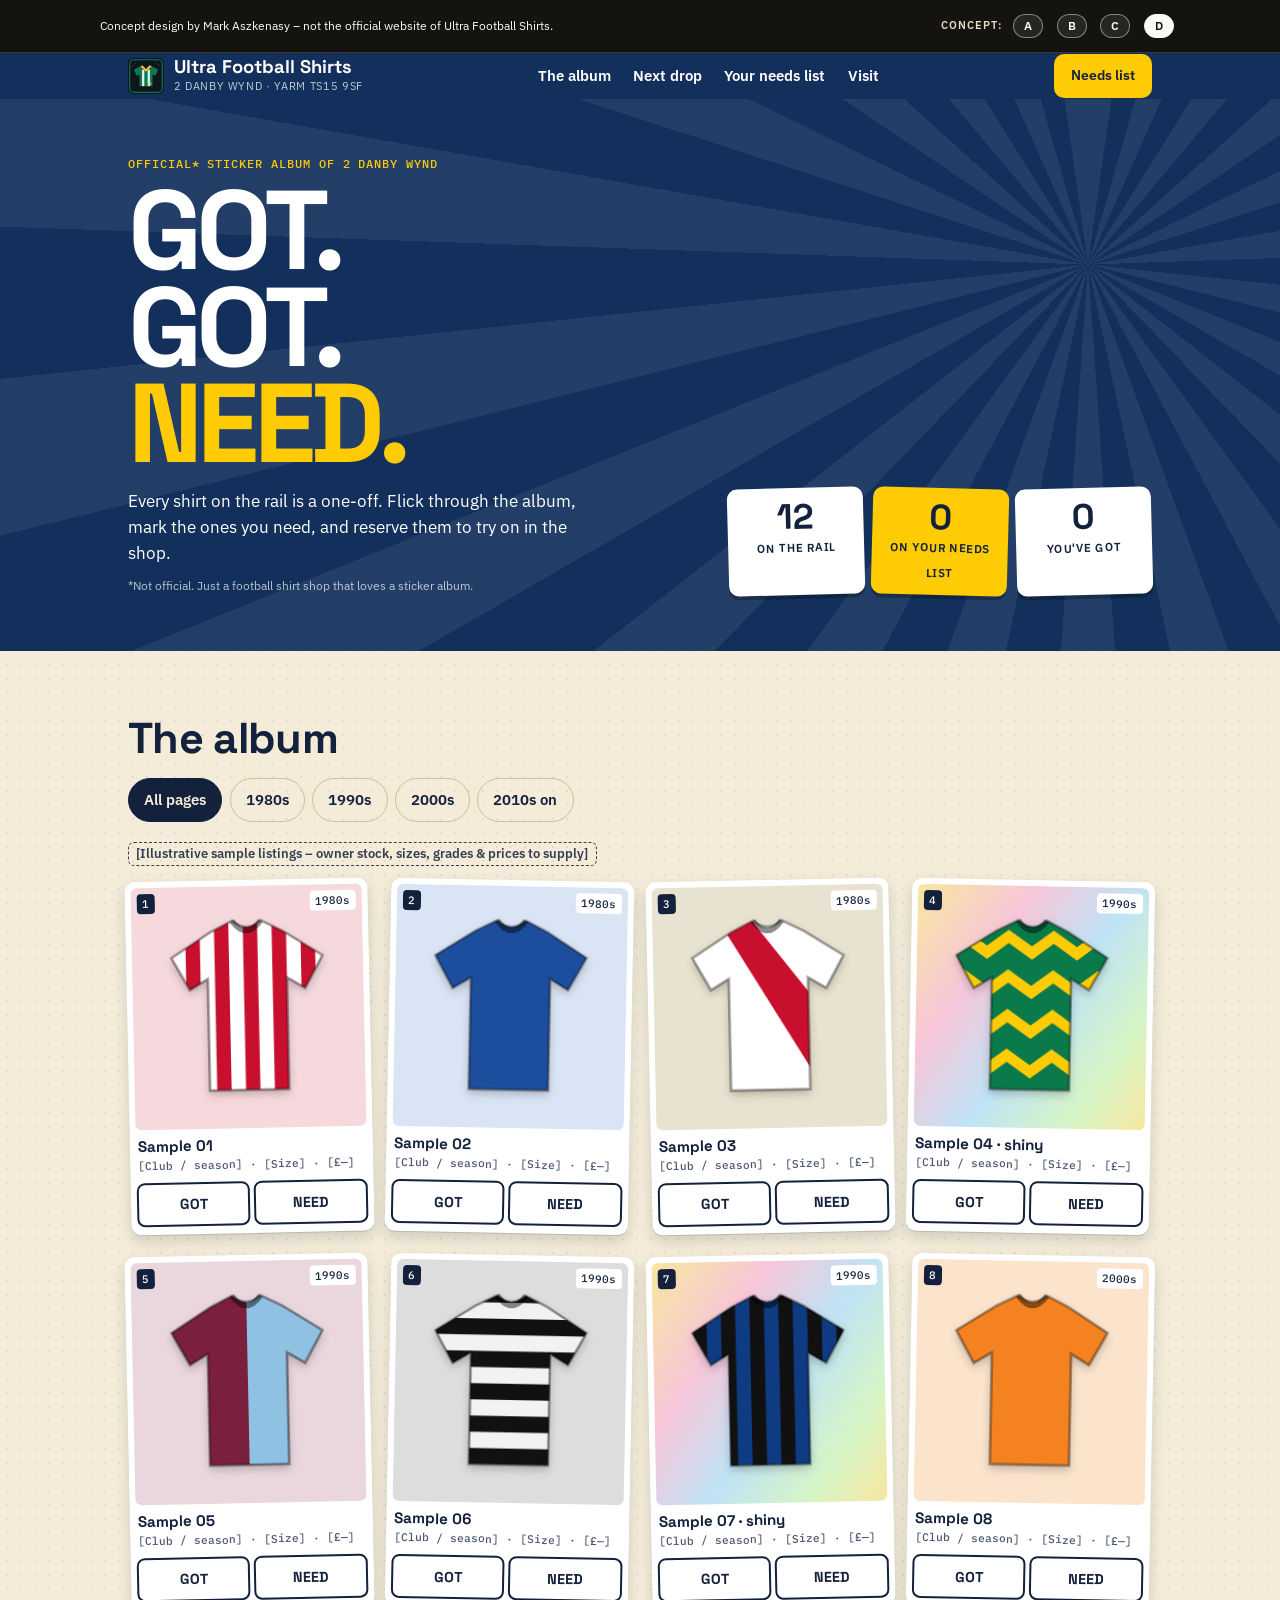
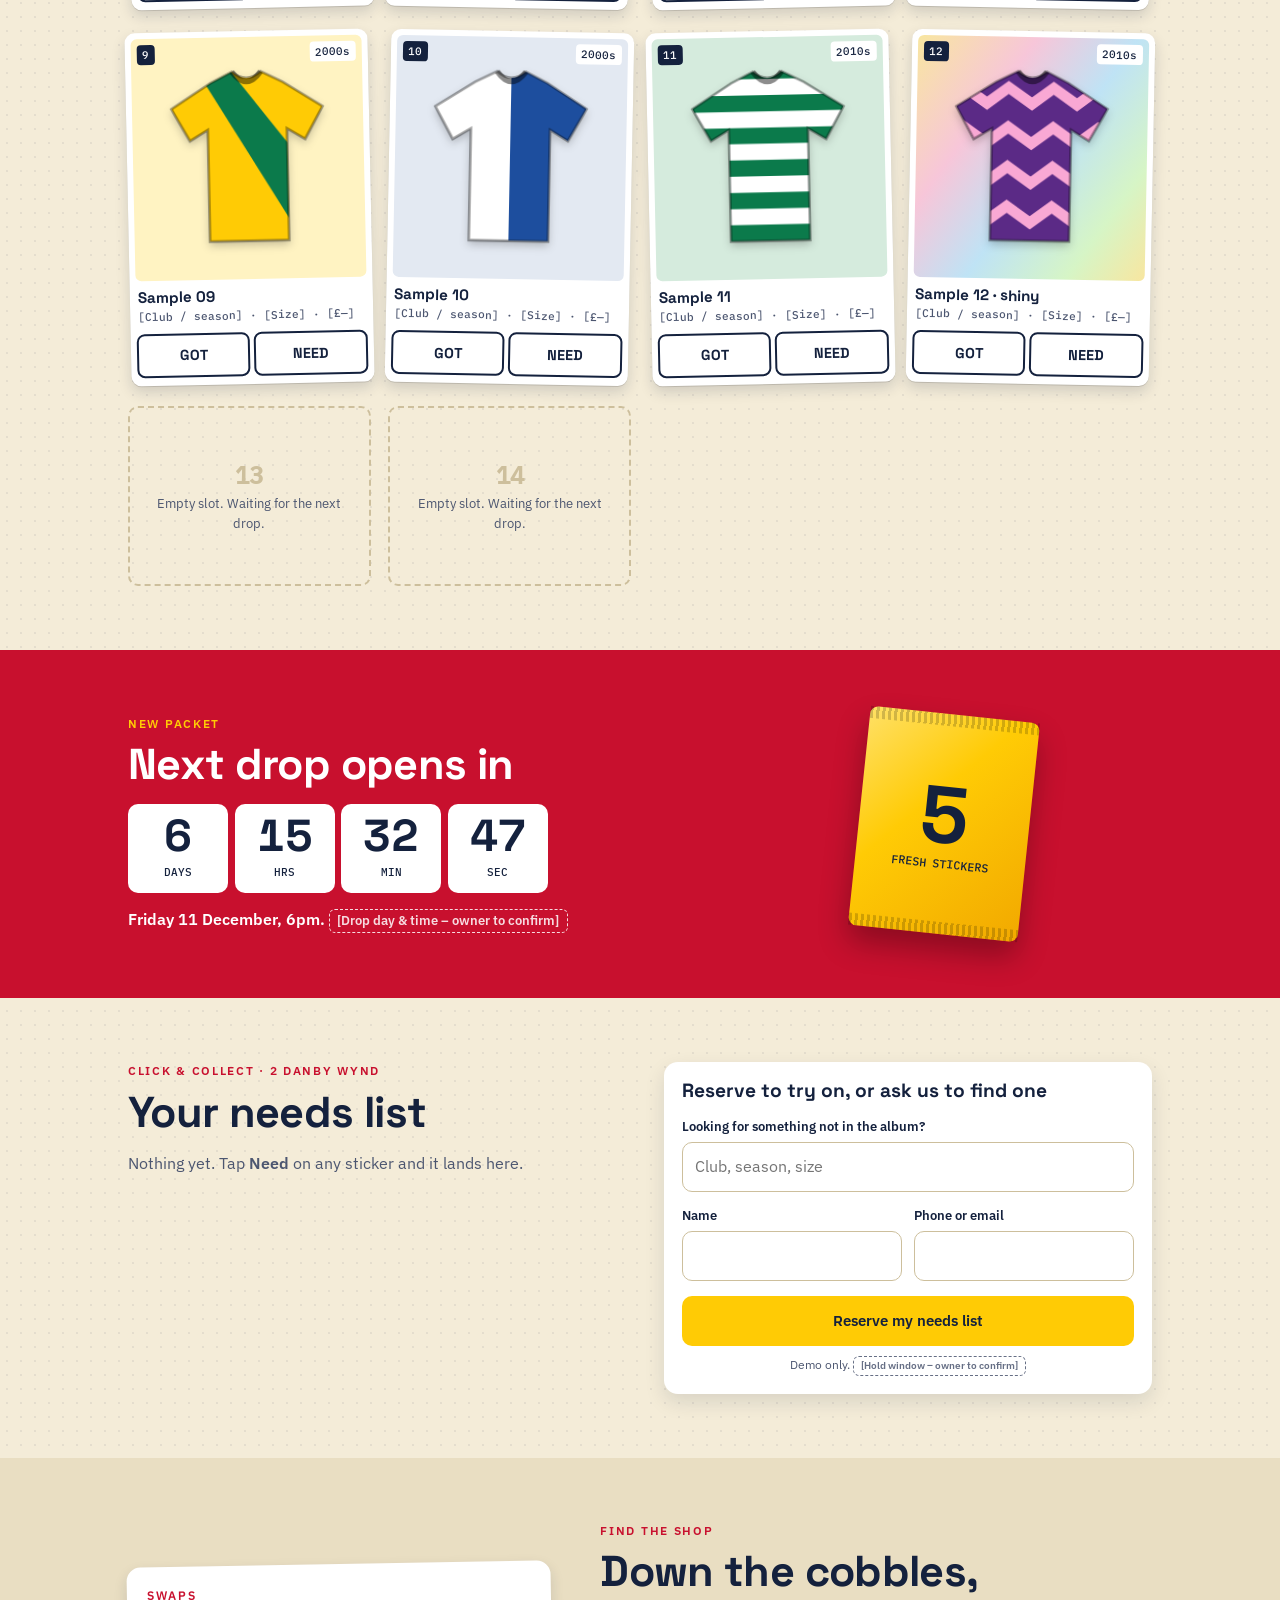
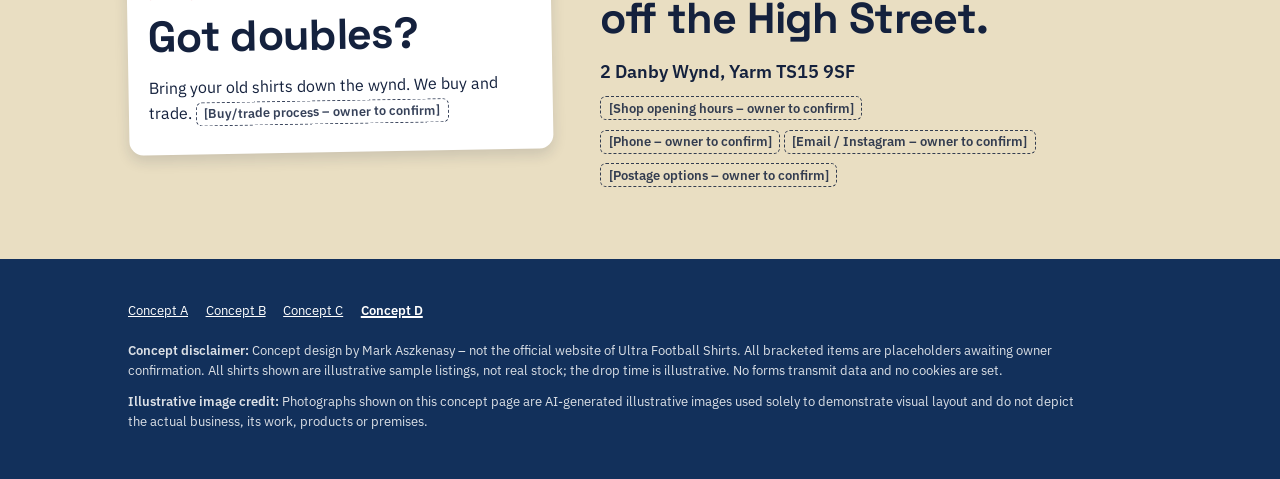
<file: d/index.html>
<!DOCTYPE html>
<html lang="en-GB">
<head>
  <meta charset="utf-8">
  <meta name="viewport" content="width=device-width, initial-scale=1">
  <meta name="robots" content="noindex, nofollow">
  <meta name="theme-color" content="#12305B">
  <title>Ultra Football Shirts | Concept D — The Sticker Album (2 Danby Wynd, Yarm)</title>
  <meta name="description" content="Concept D for Ultra Football Shirts at 2 Danby Wynd, Yarm: every 1-of-1 shirt is a sticker in the album. Mark the ones you need and reserve for Click &amp; Collect.">
  <link rel="icon" type="image/svg+xml" href="../favicon.svg">
  <link rel="stylesheet" href="css/styles.css">
</head>
<body>
  <a class="skip-link" href="#main-content">Skip to main content</a>

  <!-- Persistent Top Concept Banner + [A] [B] [C] [D] Switcher -->
  <div class="concept-banner" role="region" aria-label="Concept website notice">
    <div class="concept-banner__inner">
      <p>Concept design by Mark Aszkenasy – not the official website of Ultra Football Shirts.</p>
      <nav class="concept-switcher" aria-label="Switch concept version">
        <span class="concept-switcher__label">Concept:</span>
        <a class="concept-switcher__pill" href="../index.html"><span>A</span></a>
        <a class="concept-switcher__pill" href="../b/index.html"><span>B</span></a>
        <a class="concept-switcher__pill" href="../c/index.html"><span>C</span></a>
        <a class="concept-switcher__pill is-active" href="index.html" aria-current="page"><span>D</span></a>
      </nav>
    </div>
  </div>

  <header class="site-head">
    <div class="wrap site-head__inner">
      <a class="brand" href="#top">
        <img src="../images/logo-mark.svg" width="36" height="36" alt="">
        <span>
          <span class="brand__name">Ultra Football Shirts</span>
          <span class="brand__meta">2 Danby Wynd · Yarm TS15 9SF</span>
        </span>
      </a>
      <nav class="site-nav" aria-label="Sections"><a href="#album">The album</a><a href="#drop">Next drop</a><a href="#needs">Your needs list</a><a href="#visit">Visit</a></nav>
      <a class="btn btn--hi site-head__cta" href="#needs">Needs list</a>
    </div>
  </header>

  <main id="main-content">
    <!-- 1. Album cover -->
    <section class="cover" id="top" aria-labelledby="cover-title">
      <div class="wrap cover__grid">
        <div>
          <p class="cover__kicker">Official* sticker album of 2 Danby Wynd</p>
          <h1 class="cover__title" id="cover-title">Got.<br>Got.<br><span>Need.</span></h1>
          <p class="cover__lead">Every shirt on the rail is a one-off. Flick through the album, mark the ones you need, and reserve them to try on in the shop.</p>
          <p class="cover__small">*Not official. Just a football shirt shop that loves a sticker album.</p>
        </div>
        <div class="cover__stats" aria-live="polite">
          <div class="stat"><b data-stat-total>0</b><span>on the rail</span></div>
          <div class="stat stat--need"><b data-stat-need>0</b><span>on your needs list</span></div>
          <div class="stat"><b data-stat-got>0</b><span>you've got</span></div>
        </div>
      </div>
    </section>

    <!-- 2. The album -->
    <section class="sec album" id="album" aria-labelledby="album-title">
      <div class="wrap">
        <h2 class="section-title" id="album-title">The album</h2>
        <div class="chips chips--scroll" role="tablist" aria-label="Album pages by era">
          <button class="chip" role="tab" aria-selected="true" data-era="all">All pages</button>
          <button class="chip" role="tab" aria-selected="false" data-era="80s">1980s</button>
          <button class="chip" role="tab" aria-selected="false" data-era="90s">1990s</button>
          <button class="chip" role="tab" aria-selected="false" data-era="00s">2000s</button>
          <button class="chip" role="tab" aria-selected="false" data-era="10s">2010s on</button>
        </div>
        <p class="album__note"><span class="ph">[Illustrative sample listings – owner stock, sizes, grades &amp; prices to supply]</span></p>
        <p class="complete" data-complete role="status" hidden><span aria-hidden="true">★</span> <b></b> <span aria-hidden="true">★</span></p>
        <ol class="page" data-page></ol>
      </div>
    </section>

    <!-- 3. Next drop -->
    <section class="sec drop" id="drop" aria-labelledby="drop-title">
      <div class="wrap drop__grid">
        <div>
          <p class="eyebrow">New packet</p>
          <h2 class="section-title" id="drop-title">Next drop opens in</h2>
          <div class="count" data-count aria-live="off">
            <div><b data-c-d>0</b><span>days</span></div>
            <div><b data-c-h>00</b><span>hrs</span></div>
            <div><b data-c-m>00</b><span>min</span></div>
            <div><b data-c-s>00</b><span>sec</span></div>
          </div>
          <p class="drop__when"><span data-drop-when></span> <span class="ph">[Drop day &amp; time – owner to confirm]</span></p>
        </div>
        <div class="packet" aria-hidden="true">
          <div class="packet__inner"><span>5</span><small>fresh stickers</small></div>
        </div>
      </div>
    </section>

    <!-- 4. Needs list → shirt finder -->
    <section class="sec needs" id="needs" aria-labelledby="needs-title">
      <div class="wrap needs__grid">
        <div>
          <p class="eyebrow">Click &amp; Collect · 2 Danby Wynd</p>
          <h2 class="section-title" id="needs-title">Your needs list</h2>
          <ul class="needlist" data-needlist aria-live="polite"></ul>
          <p class="needs__empty" data-needs-empty>Nothing yet. Tap <b>Need</b> on any sticker and it lands here.</p>
        </div>
        <form class="form finder" data-finder novalidate>
          <h3>Reserve to try on, or ask us to find one</h3>
          <div class="form__row">
            <label for="f-want">Looking for something not in the album?</label>
            <input id="f-want" name="want" type="text" placeholder="Club, season, size">
          </div>
          <div class="form__row form__row--half">
            <div><label for="f-name">Name</label><input id="f-name" name="name" type="text" autocomplete="name" required></div>
            <div><label for="f-contact">Phone or email</label><input id="f-contact" name="contact" type="text" required></div>
          </div>
          <p class="form__error" data-finder-error role="alert" hidden>Add your name and a phone number or email.</p>
          <button class="btn btn--hi btn--block" type="submit">Reserve my needs list</button>
          <p class="form__fine">Demo only. <span class="ph">[Hold window – owner to confirm]</span></p>
          <div class="form__done" data-finder-done role="status" hidden></div>
        </form>
      </div>
    </section>

    <!-- 5. Swaps + visit -->
    <section class="sec visit" id="visit" aria-labelledby="visit-title">
      <div class="wrap visit__grid">
        <div class="swap">
          <p class="eyebrow">Swaps</p>
          <h2 class="section-title">Got doubles?</h2>
          <p>Bring your old shirts down the wynd. We buy and trade. <span class="ph">[Buy/trade process – owner to confirm]</span></p>
        </div>
        <div>
          <p class="eyebrow">Find the shop</p>
          <h2 class="section-title" id="visit-title">Down the cobbles, off the High Street.</h2>
          <address>2 Danby Wynd, Yarm TS15 9SF</address>
          <p><span class="ph">[Shop opening hours – owner to confirm]</span></p>
          <p><span class="ph">[Phone – owner to confirm]</span> <span class="ph">[Email / Instagram – owner to confirm]</span></p>
          <p><span class="ph">[Postage options – owner to confirm]</span></p>
        </div>
      </div>
    </section>
  </main>

  <footer class="foot">
    <div class="wrap">
      <p class="foot__links">
        <a href="../index.html">Concept A</a>
        <a href="../b/index.html">Concept B</a>
        <a href="../c/index.html">Concept C</a>
        <a href="index.html" aria-current="page">Concept D</a>
      </p>
      <p><strong>Concept disclaimer:</strong> Concept design by Mark Aszkenasy – not the official website of Ultra Football Shirts. All bracketed items are placeholders awaiting owner confirmation. All shirts shown are illustrative sample listings, not real stock; the drop time is illustrative. No forms transmit data and no cookies are set.</p>
      <p><strong>Illustrative image credit:</strong> Photographs shown on this concept page are AI-generated illustrative images used solely to demonstrate visual layout and do not depict the actual business, its work, products or premises.</p>
    </div>
  </footer>

  <nav class="dock" aria-label="Quick actions"><a href="#album">Album</a><a href="#drop">Next drop</a><a class="dock__primary" href="#needs">Needs list</a></nav>

  <script src="js/app.js"></script>
</body>
</html>
</file>
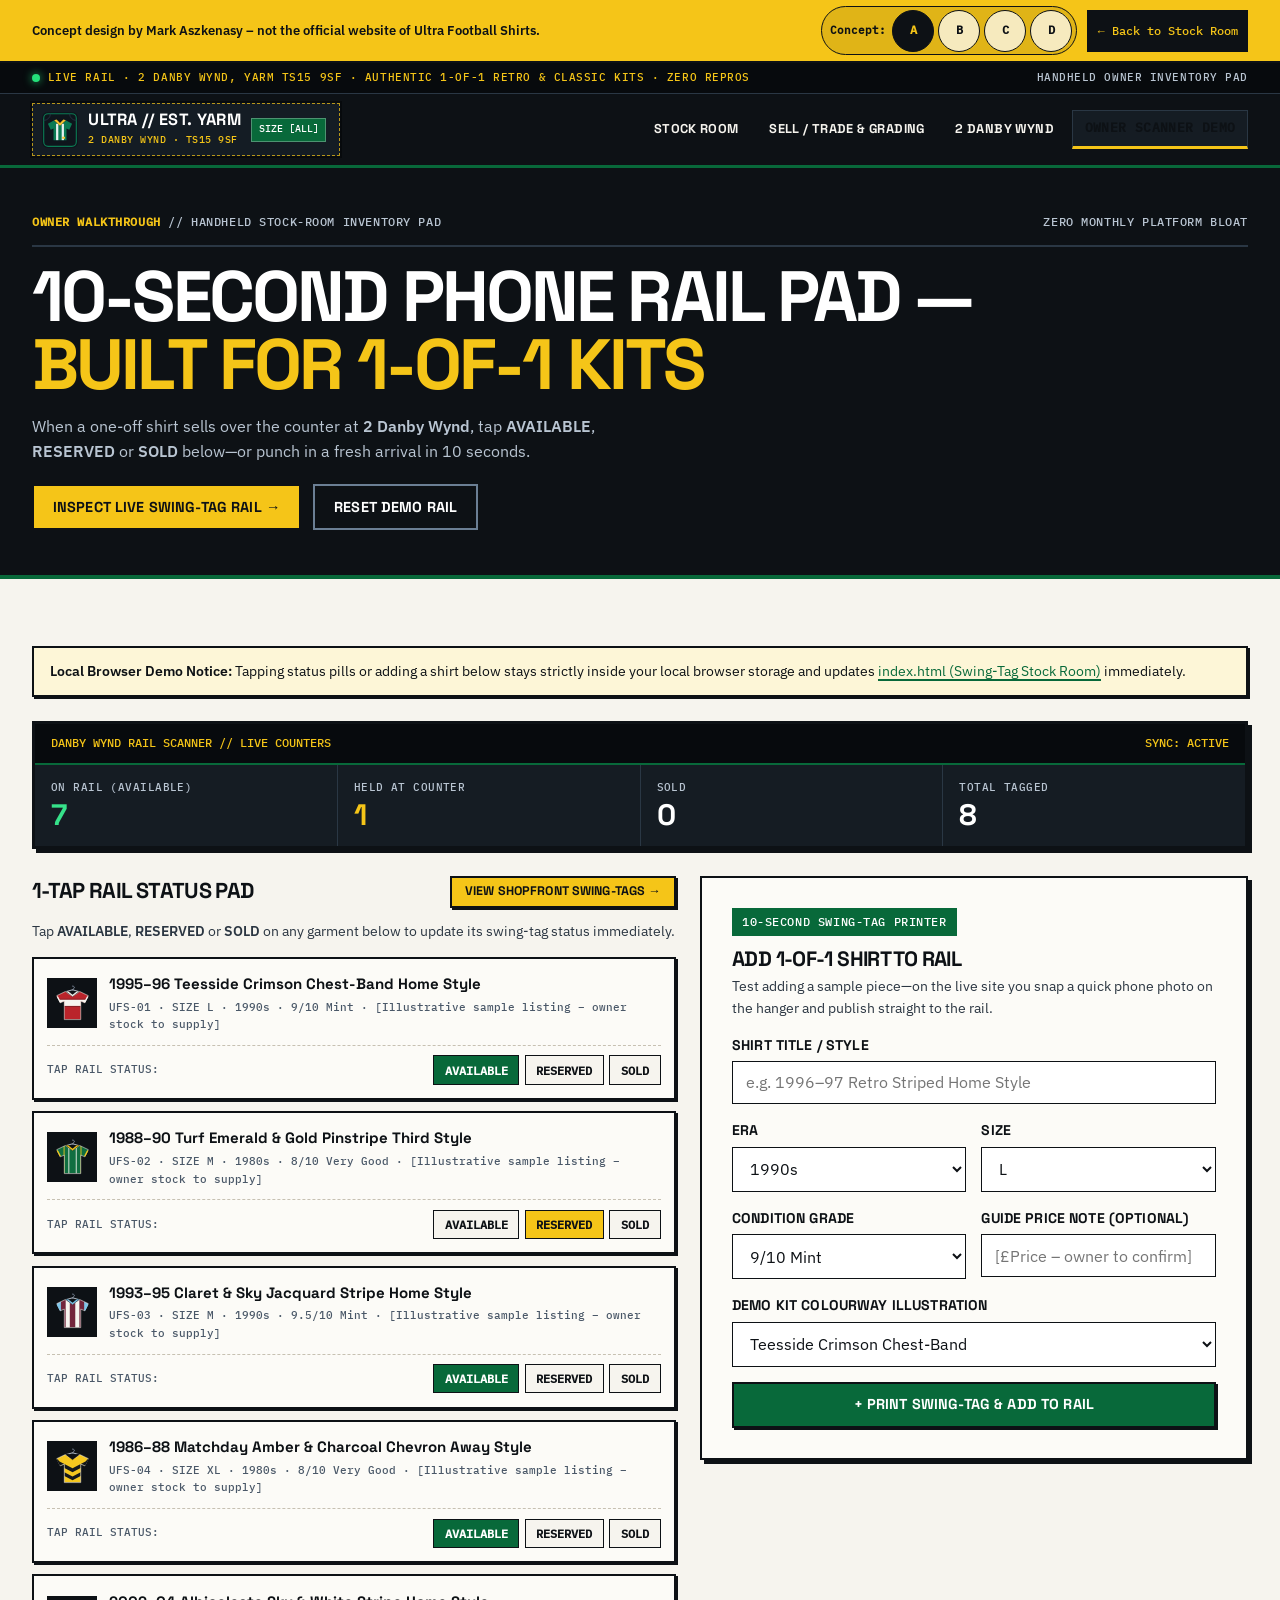
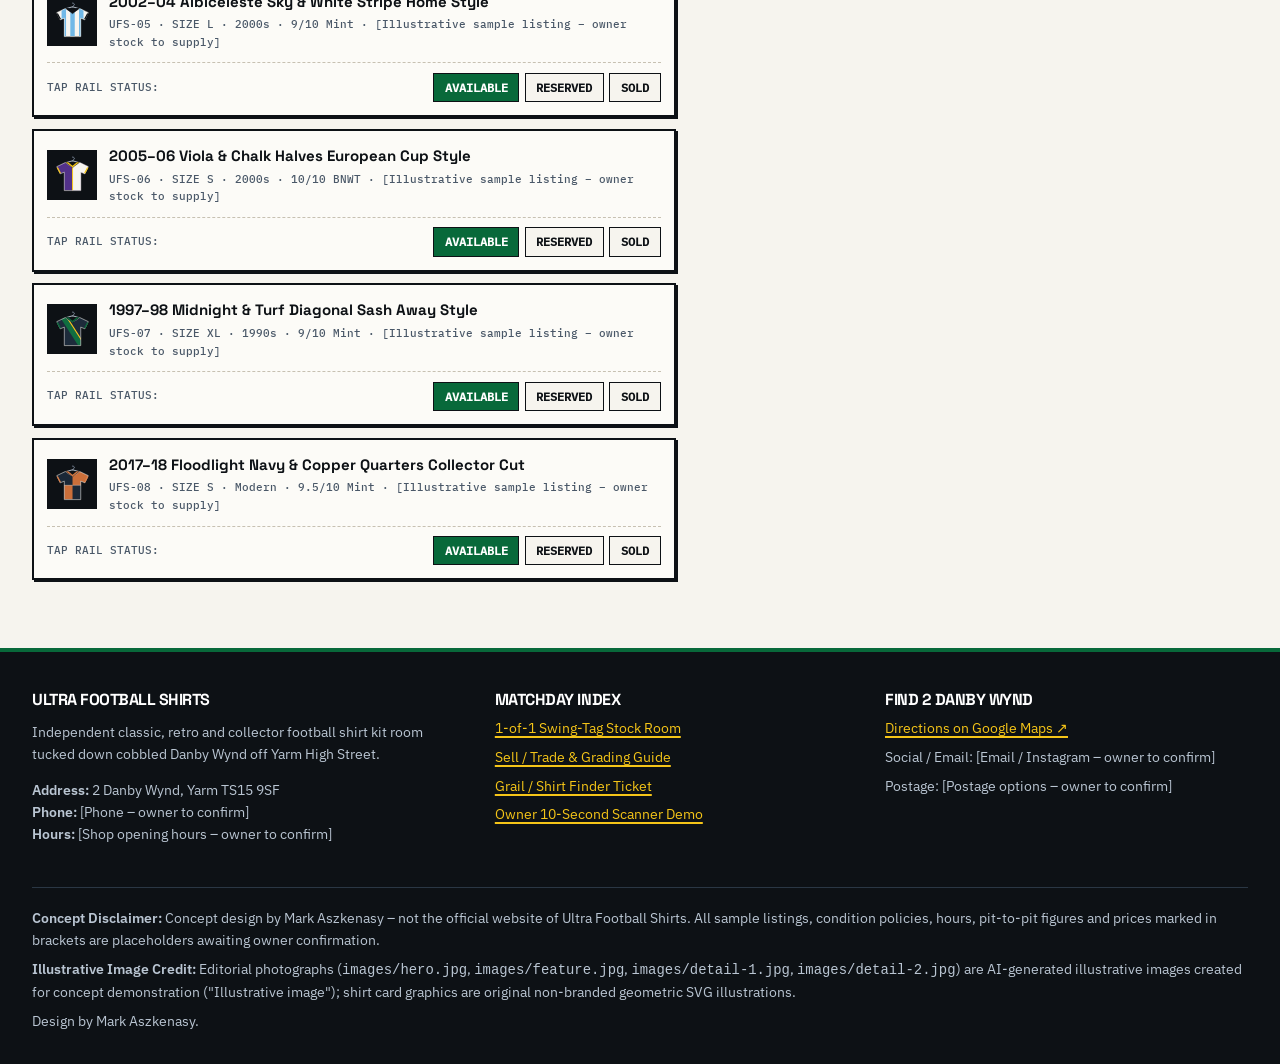
<file: admin.html>
<!DOCTYPE html>
<html lang="en-GB">
<head>
  <meta charset="utf-8">
  <meta name="viewport" content="width=device-width, initial-scale=1">
  <meta name="robots" content="noindex, nofollow">
  <title>10-Second Handheld Rail Pad Demo | Ultra Football Shirts — Yarm (Concept Demo)</title>
  <meta name="description" content="Interactive 10-second handheld stock-room inventory pad demo for managing 1-of-1 football shirts at Ultra Football Shirts, 2 Danby Wynd, Yarm.">
  <meta name="theme-color" content="#0D1115">
  <link rel="icon" href="favicon.svg" type="image/svg+xml">
  <link rel="preload" href="fonts/space-grotesk-latin.woff2" as="font" type="font/woff2" crossorigin>
  <link rel="preload" href="fonts/ibm-plex-sans-400.woff2" as="font" type="font/woff2" crossorigin>
  <link rel="preload" href="fonts/ibm-plex-mono-500.woff2" as="font" type="font/woff2" crossorigin>
  <link rel="stylesheet" href="css/styles.css">
</head>
<body>
  <a class="skip-link" href="#main-content">Skip to main content</a>

  <!-- Persistent Concept Compliance Banner -->
  <div class="concept-banner" role="region" aria-label="Concept website notice">
    <div class="container concept-banner__inner">
      <p class="concept-banner__text">Concept design by Mark Aszkenasy – not the official website of Ultra Football Shirts.</p>
      <div class="concept-banner__controls">
        <nav class="concept-switcher" aria-label="Concept version switcher">
          <span class="concept-switcher__label">Concept:</span>
          <a class="concept-switcher__pill is-active" href="index.html" aria-current="true">A</a>
          <a class="concept-switcher__pill" href="b/index.html">B</a>
          <a class="concept-switcher__pill" href="c/index.html">C</a>
          <a class="concept-switcher__pill" href="d/index.html">D</a>
        </nav>
        <a class="concept-banner__link" href="index.html#stock-room">&larr; Back to Stock Room</a>
      </div>
    </div>
  </div>

  <!-- Floodlight Stadium Scoreboard Strip -->
  <div class="scoreboard-strip">
    <div class="container scoreboard-strip__inner">
      <span class="scoreboard-led">
        <span class="scoreboard-led__dot" aria-hidden="true"></span>
        <span>LIVE RAIL &middot; 2 DANBY WYND, YARM TS15 9SF &middot; AUTHENTIC 1-OF-1 RETRO &amp; CLASSIC KITS &middot; ZERO REPROS</span>
      </span>
      <span class="scoreboard-strip__meta">HANDHELD OWNER INVENTORY PAD</span>
    </div>
  </div>

  <!-- Woven Jacquard Neck-Label Navbar -->
  <header class="neck-label-header">
    <div class="container neck-label-header__inner">
      <a class="jacquard-label" href="index.html">
        <img class="jacquard-label__logo" src="images/logo-mark.svg" alt="" width="36" height="36">
        <span class="jacquard-label__text">
          <span class="jacquard-label__top">ULTRA // EST. YARM</span>
          <span class="jacquard-label__sub">2 DANBY WYND &middot; TS15 9SF</span>
        </span>
        <span class="jacquard-size-pip">SIZE [ALL]</span>
      </a>

      <button
        type="button"
        class="nav-toggle"
        data-nav-toggle
        aria-expanded="false"
        aria-controls="primary-nav">
        <svg class="nav-toggle__icon" viewBox="0 0 24 24" fill="none" stroke="currentColor" stroke-width="2" aria-hidden="true">
          <path d="M4 7h16M4 12h16M4 17h16" stroke-linecap="round"/>
        </svg>
        <span data-nav-label>Menu</span>
      </button>

      <nav id="primary-nav" class="primary-nav" aria-label="Primary navigation">
        <ul class="primary-nav__list">
          <li><a class="primary-nav__link" href="index.html">Stock Room</a></li>
          <li><a class="primary-nav__link" href="sell-find.html">Sell / Trade &amp; Grading</a></li>
          <li><a class="primary-nav__link" href="index.html#visit-danby-wynd">2 Danby Wynd</a></li>
          <li><a class="primary-nav__link primary-nav__link--admin" href="admin.html" aria-current="page">Owner Scanner Demo</a></li>
        </ul>
      </nav>
    </div>
  </header>

  <main id="main-content">
    <!-- Handheld Inventory Scanner Header -->
    <section class="fanzine-subhero dark-zone" aria-labelledby="admin-hero-heading">
      <div class="container">
        <div class="programme-meta-bar">
          <span><strong>OWNER WALKTHROUGH</strong> // HANDHELD STOCK-ROOM INVENTORY PAD</span>
          <span>ZERO MONTHLY PLATFORM BLOAT</span>
        </div>

        <h1 id="admin-hero-heading" class="masthead-title" style="max-width:22ch;">
          10-SECOND PHONE RAIL PAD &mdash; <span class="masthead-title__accent">BUILT FOR 1-OF-1 KITS</span>
        </h1>
        <p style="color:var(--ink-muted-dark); max-width:60ch; margin:0.9rem 0 1.25rem;">
          When a one-off shirt sells over the counter at <strong>2 Danby Wynd</strong>, tap <strong>AVAILABLE</strong>, <strong>RESERVED</strong> or <strong>SOLD</strong> below—or punch in a fresh arrival in 10 seconds.
        </p>

        <div style="display:flex; flex-wrap:wrap; gap:0.75rem;">
          <a class="btn btn--floodlight" href="index.html#stock-room">Inspect Live Swing-Tag Rail &rarr;</a>
          <button type="button" id="reset-stock-btn" class="btn btn--ghost-dark">Reset Demo Rail</button>
        </div>
      </div>
    </section>

    <!-- Main Handheld Stock-Room Inventory Workspace -->
    <section class="section" aria-labelledby="admin-workspace-heading">
      <div class="container">
        <div class="stock-notice" role="note">
          <p class="stock-notice__text">
            <strong>Local Browser Demo Notice:</strong> Tapping status pills or adding a shirt below stays strictly inside your local browser storage and updates <a href="index.html#stock-room">index.html (Swing-Tag Stock Room)</a> immediately.
          </p>
        </div>

        <!-- Handheld Scanner Bezel & Live Counter Stats -->
        <div class="scanner-shell" aria-labelledby="admin-workspace-heading">
          <div class="scanner-shell__bezel">
            <span id="admin-workspace-heading">DANBY WYND RAIL SCANNER // LIVE COUNTERS</span>
            <span>SYNC: ACTIVE</span>
          </div>

          <div class="admin-stats" aria-label="Live rail stock summary counts">
            <div class="admin-stat admin-stat--emerald">
              <span class="admin-stat__label">On Rail (Available)</span>
              <span id="stat-available" class="admin-stat__num">7</span>
            </div>
            <div class="admin-stat admin-stat--amber">
              <span class="admin-stat__label">Held at Counter</span>
              <span id="stat-reserved" class="admin-stat__num">1</span>
            </div>
            <div class="admin-stat">
              <span class="admin-stat__label">Sold</span>
              <span id="stat-sold" class="admin-stat__num">0</span>
            </div>
            <div class="admin-stat">
              <span class="admin-stat__label">Total Tagged</span>
              <span id="stat-total" class="admin-stat__num">8</span>
            </div>
          </div>
        </div>

        <div id="admin-live-toast" class="demo-feedback" role="status" aria-live="polite" style="margin-top:0; margin-bottom:1.4rem;" hidden></div>

        <div class="admin-layout">
          <!-- Column 1: 1-Tap Rail Inventory List -->
          <div>
            <div style="display:flex; flex-wrap:wrap; align-items:center; justify-content:space-between; gap:0.5rem; margin-bottom:0.8rem;">
              <h2 style="font-size:1.35rem; text-transform:uppercase; margin:0;">1-Tap Rail Status Pad</h2>
              <a class="btn btn--floodlight" style="padding:0.42rem 0.8rem; font-size:0.78rem;" href="index.html#stock-room">
                View Shopfront Swing-Tags &rarr;
              </a>
            </div>
            <p style="margin-top:0; font-size:0.87rem; color:var(--ink-soft);">
              Tap <strong>AVAILABLE</strong>, <strong>RESERVED</strong> or <strong>SOLD</strong> on any garment below to update its swing-tag status immediately.
            </p>

            <div id="admin-stock-list" class="admin-rail-list">
              <noscript>
                <p>Enable JavaScript to test interactive 1-tap rail status toggles.</p>
              </noscript>
            </div>
          </div>

          <!-- Column 2: 10-Second New Swing-Tag Printer Form -->
          <div class="form-panel">
            <span class="zine-tag zine-tag--emerald">10-SECOND SWING-TAG PRINTER</span>
            <h2 style="font-size:1.3rem; text-transform:uppercase; margin-bottom:0.4rem;">Add 1-of-1 Shirt to Rail</h2>
            <p style="margin-top:0; font-size:0.86rem; color:var(--ink-soft);">
              Test adding a sample piece—on the live site you snap a quick phone photo on the hanger and publish straight to the rail.
            </p>

            <form id="add-shirt-form" class="form-grid">
              <div class="form-field">
                <label for="admin-title">Shirt title / style</label>
                <input
                  type="text"
                  id="admin-title"
                  name="title"
                  class="form-control"
                  placeholder="e.g. 1996–97 Retro Striped Home Style"
                  required>
              </div>

              <div class="form-grid form-grid--two">
                <div class="form-field">
                  <label for="admin-era">Era</label>
                  <select id="admin-era" name="era" class="form-control">
                    <option value="1980s">1980s</option>
                    <option value="1990s" selected>1990s</option>
                    <option value="2000s">2000s</option>
                    <option value="Modern">Modern</option>
                  </select>
                </div>

                <div class="form-field">
                  <label for="admin-size">Size</label>
                  <select id="admin-size" name="size" class="form-control">
                    <option value="S">S</option>
                    <option value="M">M</option>
                    <option value="L" selected>L</option>
                    <option value="XL">XL</option>
                  </select>
                </div>
              </div>

              <div class="form-grid form-grid--two">
                <div class="form-field">
                  <label for="admin-condition">Condition grade</label>
                  <select id="admin-condition" name="condition" class="form-control">
                    <option value="10/10 BNWT">10/10 BNWT</option>
                    <option value="9.5/10 Mint">9.5/10 Mint</option>
                    <option value="9/10 Mint" selected>9/10 Mint</option>
                    <option value="8/10 Very Good">8/10 Very Good</option>
                    <option value="7/10 Match-Worn">7/10 Match-Worn</option>
                  </select>
                </div>

                <div class="form-field">
                  <label for="admin-price">Guide price note (optional)</label>
                  <input
                    type="text"
                    id="admin-price"
                    name="price"
                    class="form-control"
                    placeholder="[£Price – owner to confirm]">
                </div>
              </div>

              <div class="form-field">
                <label for="admin-kit">Demo kit colourway illustration</label>
                <select id="admin-kit" name="kit" class="form-control">
                  <option value="crimson-band">Teesside Crimson Chest-Band</option>
                  <option value="claret-sky-stripes">Claret &amp; Sky Stripes</option>
                  <option value="amber-chevrons">Matchday Amber &amp; Charcoal Chevrons</option>
                  <option value="sky-white-stripes">Albiceleste Sky &amp; White Stripes</option>
                  <option value="viola-halves">Viola &amp; Chalk Halves</option>
                  <option value="turf-pinstripes">Subbuteo Emerald &amp; Gold Pinstripes</option>
                  <option value="midnight-sash">Midnight &amp; Emerald Diagonal Sash</option>
                  <option value="navy-copper-quarters">Navy &amp; Copper Quarters</option>
                </select>
              </div>

              <button type="submit" class="btn btn--emerald btn--block">
                + Print Swing-Tag &amp; Add to Rail
              </button>

              <div id="admin-form-feedback" class="demo-feedback" role="status" aria-live="polite" hidden></div>
            </form>
          </div>
        </div>
      </div>
    </section>
  </main>

  <!-- Footer -->
  <footer class="site-footer">
    <div class="container">
      <div class="site-footer__grid">
        <div>
          <h2>Ultra Football Shirts</h2>
          <p>
            Independent classic, retro and collector football shirt kit room tucked down cobbled Danby Wynd off Yarm High Street.
          </p>
          <p>
            <strong>Address:</strong> 2 Danby Wynd, Yarm TS15 9SF<br>
            <strong>Phone:</strong> [Phone – owner to confirm]<br>
            <strong>Hours:</strong> [Shop opening hours – owner to confirm]
          </p>
        </div>

        <div>
          <h3>Matchday Index</h3>
          <ul class="footer-list">
            <li><a href="index.html">1-of-1 Swing-Tag Stock Room</a></li>
            <li><a href="sell-find.html">Sell / Trade &amp; Grading Guide</a></li>
            <li><a href="sell-find.html#shirt-finder-section">Grail / Shirt Finder Ticket</a></li>
            <li><a href="admin.html">Owner 10-Second Scanner Demo</a></li>
          </ul>
        </div>

        <div>
          <h3>Find 2 Danby Wynd</h3>
          <ul class="footer-list">
            <li>
              <a
                href="https://www.google.com/maps/search/?api=1&amp;query=Ultra+Football+Shirts+2+Danby+Wynd+Yarm+TS15+9SF"
                target="_blank"
                rel="noopener noreferrer">
                Directions on Google Maps &nearr;
              </a>
            </li>
            <li>Social / Email: [Email / Instagram – owner to confirm]</li>
            <li>Postage: [Postage options – owner to confirm]</li>
          </ul>
        </div>
      </div>

      <div class="site-footer__legal">
        <p><strong>Concept Disclaimer:</strong> Concept design by Mark Aszkenasy – not the official website of Ultra Football Shirts. All sample listings, condition policies, hours, pit-to-pit figures and prices marked in brackets are placeholders awaiting owner confirmation.</p>
        <p><strong>Illustrative Image Credit:</strong> Editorial photographs (<code>images/hero.jpg</code>, <code>images/feature.jpg</code>, <code>images/detail-1.jpg</code>, <code>images/detail-2.jpg</code>) are AI-generated illustrative images created for concept demonstration ("Illustrative image"); shirt card graphics are original non-branded geometric SVG illustrations.</p>
        <p>Design by Mark Aszkenasy.</p>
      </div>
    </div>
  </footer>

  <!-- Non-blocking Micro-Toast -->
  <div id="ufs-micro-toast" class="micro-toast" role="status" aria-live="polite" hidden></div>

  <!-- Frosted Safe-Area Sticky Mobile Action Bar -->
  <nav class="mobile-action-bar" aria-label="Quick mobile actions">
    <div class="mobile-action-bar__grid">
      <a class="mobile-action-bar__btn mobile-action-bar__btn--primary" href="index.html#stock-room">View Rail</a>
      <a
        class="mobile-action-bar__btn"
        href="https://www.google.com/maps/search/?api=1&amp;query=Ultra+Football+Shirts+2+Danby+Wynd+Yarm+TS15+9SF"
        target="_blank"
        rel="noopener noreferrer">
        Directions
      </a>
      <a class="mobile-action-bar__btn mobile-action-bar__btn--amber" href="sell-find.html">Sell / Trade</a>
    </div>
  </nav>

  <script src="js/app.js" defer></script>
</body>
</html>
</file>
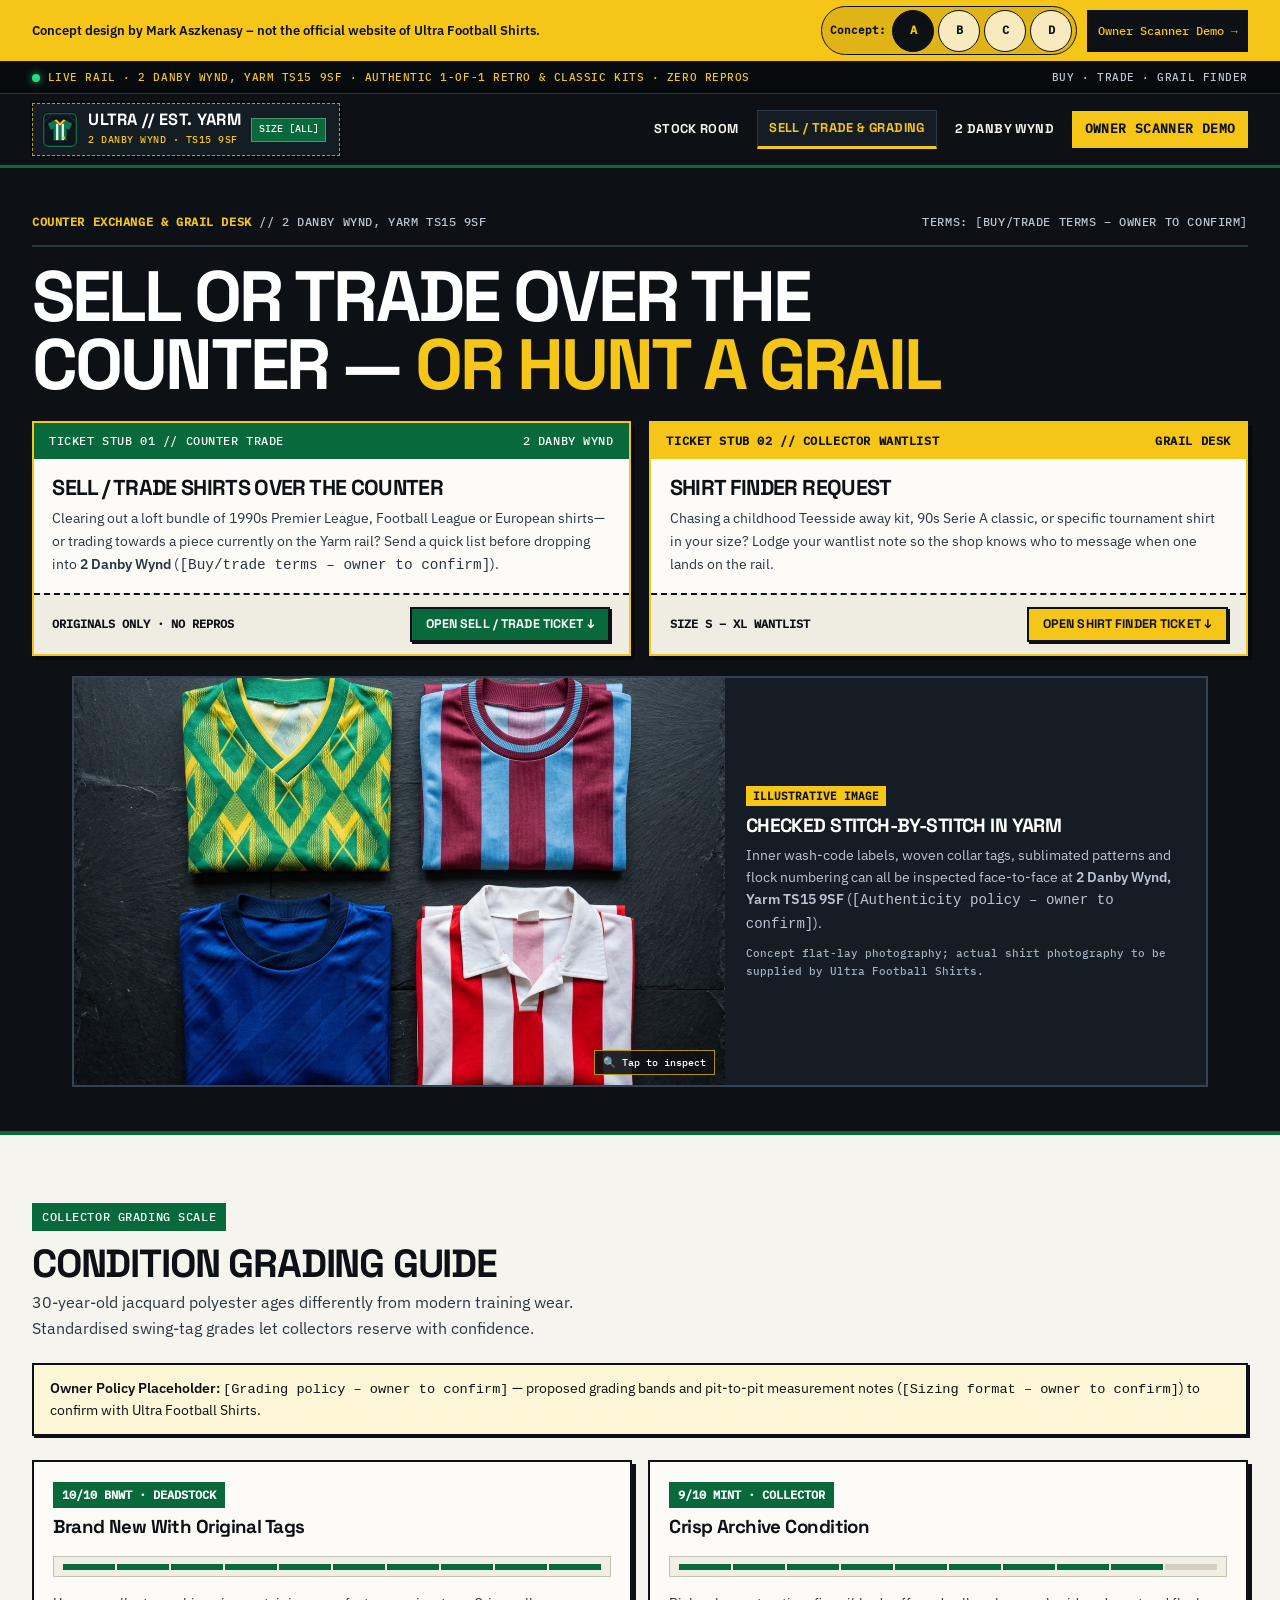
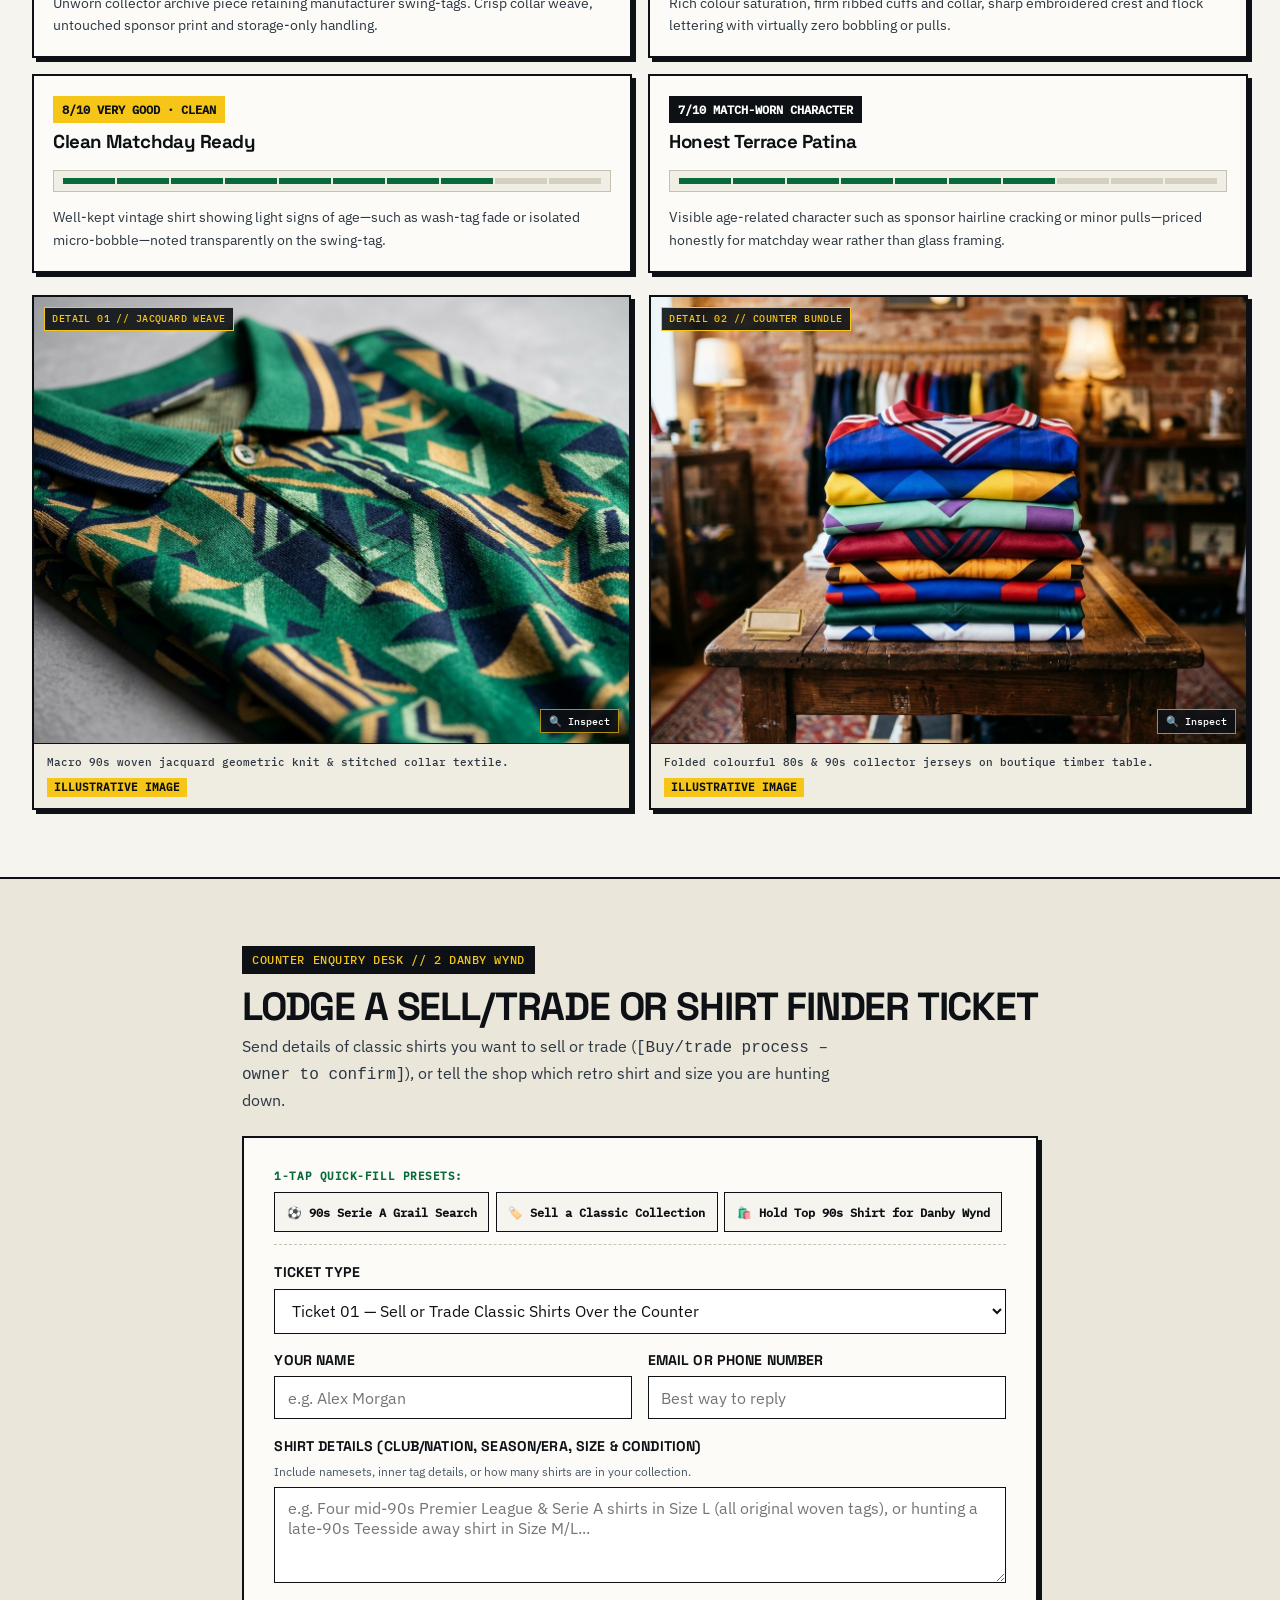
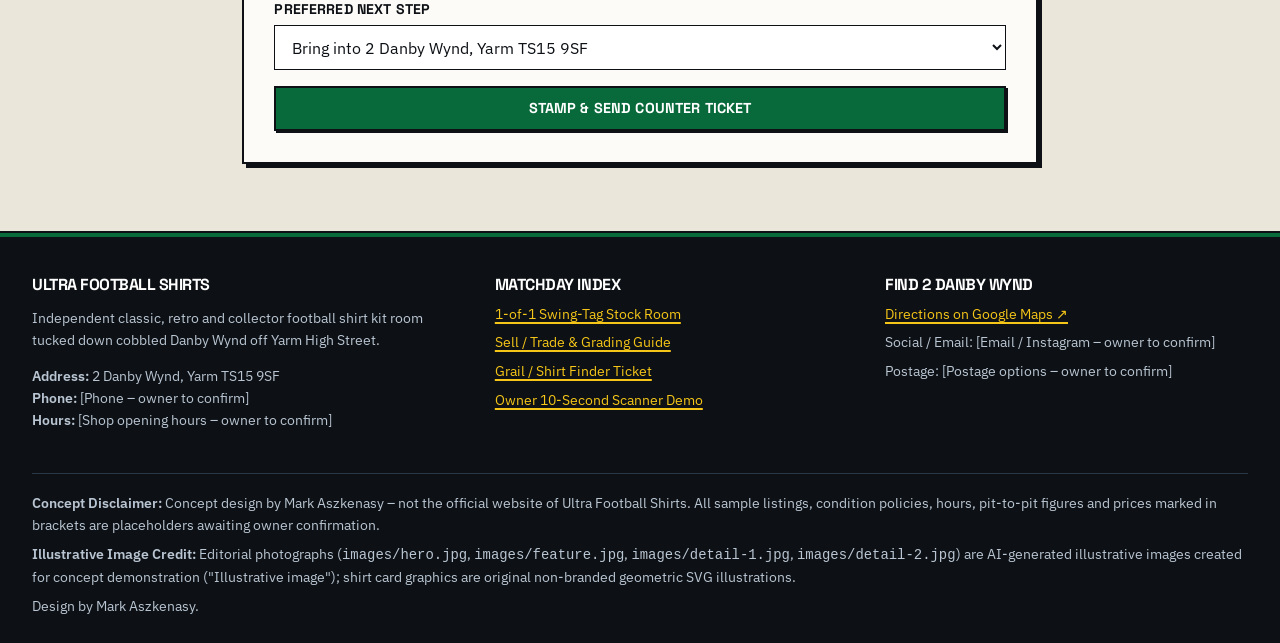
<file: sell-find.html>
<!DOCTYPE html>
<html lang="en-GB">
<head>
  <meta charset="utf-8">
  <meta name="viewport" content="width=device-width, initial-scale=1">
  <meta name="robots" content="noindex, nofollow">
  <title>Sell / Trade Tickets &amp; Condition Guide | Ultra Football Shirts — Yarm (Concept Demo)</title>
  <meta name="description" content="Fanzine two-ticket sell/trade &amp; shirt finder request layout plus collector condition grading guide for Ultra Football Shirts at 2 Danby Wynd, Yarm TS15 9SF.">
  <meta name="theme-color" content="#0D1115">
  <link rel="icon" href="favicon.svg" type="image/svg+xml">
  <link rel="preload" href="fonts/space-grotesk-latin.woff2" as="font" type="font/woff2" crossorigin>
  <link rel="preload" href="fonts/ibm-plex-sans-400.woff2" as="font" type="font/woff2" crossorigin>
  <link rel="preload" href="fonts/ibm-plex-mono-500.woff2" as="font" type="font/woff2" crossorigin>
  <link rel="stylesheet" href="css/styles.css">
</head>
<body>
  <a class="skip-link" href="#main-content">Skip to main content</a>

  <!-- Persistent Concept Compliance Banner -->
  <div class="concept-banner" role="region" aria-label="Concept website notice">
    <div class="container concept-banner__inner">
      <p class="concept-banner__text">Concept design by Mark Aszkenasy – not the official website of Ultra Football Shirts.</p>
      <div class="concept-banner__controls">
        <nav class="concept-switcher" aria-label="Concept version switcher">
          <span class="concept-switcher__label">Concept:</span>
          <a class="concept-switcher__pill is-active" href="index.html" aria-current="true">A</a>
          <a class="concept-switcher__pill" href="b/index.html">B</a>
          <a class="concept-switcher__pill" href="c/index.html">C</a>
          <a class="concept-switcher__pill" href="d/index.html">D</a>
        </nav>
        <a class="concept-banner__link" href="admin.html">Owner Scanner Demo &rarr;</a>
      </div>
    </div>
  </div>

  <!-- Floodlight Stadium Scoreboard Strip -->
  <div class="scoreboard-strip">
    <div class="container scoreboard-strip__inner">
      <span class="scoreboard-led">
        <span class="scoreboard-led__dot" aria-hidden="true"></span>
        <span>LIVE RAIL &middot; 2 DANBY WYND, YARM TS15 9SF &middot; AUTHENTIC 1-OF-1 RETRO &amp; CLASSIC KITS &middot; ZERO REPROS</span>
      </span>
      <span class="scoreboard-strip__meta">BUY &middot; TRADE &middot; GRAIL FINDER</span>
    </div>
  </div>

  <!-- Woven Jacquard Neck-Label Navbar -->
  <header class="neck-label-header">
    <div class="container neck-label-header__inner">
      <a class="jacquard-label" href="index.html">
        <img class="jacquard-label__logo" src="images/logo-mark.svg" alt="" width="36" height="36">
        <span class="jacquard-label__text">
          <span class="jacquard-label__top">ULTRA // EST. YARM</span>
          <span class="jacquard-label__sub">2 DANBY WYND &middot; TS15 9SF</span>
        </span>
        <span class="jacquard-size-pip">SIZE [ALL]</span>
      </a>

      <button
        type="button"
        class="nav-toggle"
        data-nav-toggle
        aria-expanded="false"
        aria-controls="primary-nav">
        <svg class="nav-toggle__icon" viewBox="0 0 24 24" fill="none" stroke="currentColor" stroke-width="2" aria-hidden="true">
          <path d="M4 7h16M4 12h16M4 17h16" stroke-linecap="round"/>
        </svg>
        <span data-nav-label>Menu</span>
      </button>

      <nav id="primary-nav" class="primary-nav" aria-label="Primary navigation">
        <ul class="primary-nav__list">
          <li><a class="primary-nav__link" href="index.html">Stock Room</a></li>
          <li><a class="primary-nav__link" href="sell-find.html" aria-current="page">Sell / Trade &amp; Grading</a></li>
          <li><a class="primary-nav__link" href="index.html#visit-danby-wynd">2 Danby Wynd</a></li>
          <li><a class="primary-nav__link primary-nav__link--admin" href="admin.html">Owner Scanner Demo</a></li>
        </ul>
      </nav>
    </div>
  </header>

  <main id="main-content">
    <!-- Fanzine Two-Ticket Masthead -->
    <section class="fanzine-subhero dark-zone" aria-labelledby="sell-hero-heading">
      <div class="container">
        <div class="programme-meta-bar">
          <span><strong>COUNTER EXCHANGE &amp; GRAIL DESK</strong> // 2 DANBY WYND, YARM TS15 9SF</span>
          <span>TERMS: [Buy/trade terms – owner to confirm]</span>
        </div>

        <h1 id="sell-hero-heading" class="masthead-title" style="max-width:22ch;">
          SELL OR TRADE OVER THE COUNTER &mdash; <span class="masthead-title__accent">OR HUNT A GRAIL</span>
        </h1>

        <!-- Fanzine Two-Ticket Layout -->
        <div class="two-ticket-grid">
          <!-- Ticket 01: Sell / Trade Shirts Over the Counter -->
          <article class="match-ticket">
            <div class="match-ticket__head">
              <span>TICKET STUB 01 // COUNTER TRADE</span>
              <span>2 DANBY WYND</span>
            </div>
            <div class="match-ticket__body">
              <h2>Sell / Trade Shirts Over the Counter</h2>
              <p>
                Clearing out a loft bundle of 1990s Premier League, Football League or European shirts—or trading towards a piece currently on the Yarm rail? Send a quick list before dropping into <strong>2 Danby Wynd</strong> (<code>[Buy/trade terms – owner to confirm]</code>).
              </p>
            </div>
            <div class="match-ticket__stub">
              <span style="font-family:var(--font-mono); font-size:0.72rem; font-weight:600;">ORIGINALS ONLY &middot; NO REPROS</span>
              <button type="button" class="btn btn--emerald" style="padding:0.5rem 0.85rem; font-size:0.78rem;" data-select-enquiry="sell-trade">
                Open Sell / Trade Ticket &darr;
              </button>
            </div>
          </article>

          <!-- Ticket 02: Shirt Finder Request -->
          <article class="match-ticket match-ticket--amber">
            <div class="match-ticket__head">
              <span>TICKET STUB 02 // COLLECTOR WANTLIST</span>
              <span>GRAIL DESK</span>
            </div>
            <div class="match-ticket__body">
              <h2>Shirt Finder Request</h2>
              <p>
                Chasing a childhood Teesside away kit, 90s Serie A classic, or specific tournament shirt in your size? Lodge your wantlist note so the shop knows who to message when one lands on the rail.
              </p>
            </div>
            <div class="match-ticket__stub">
              <span style="font-family:var(--font-mono); font-size:0.72rem; font-weight:600;">SIZE S &ndash; XL WANTLIST</span>
              <button type="button" class="btn btn--floodlight" style="padding:0.5rem 0.85rem; font-size:0.78rem;" data-select-enquiry="grail-finder">
                Open Shirt Finder Ticket &darr;
              </button>
            </div>
          </article>
        </div>

        <!-- Editorial Flat-Lay Feature Spread -->
        <figure
          class="feature-spread is-lightbox-trigger"
          style="margin-bottom:0;"
          tabindex="0"
          role="button"
          aria-label="Open full-frame classic 1990s football shirts flat-lay photograph"
          data-lightbox-src="images/feature.jpg"
          data-lightbox-alt="Folded classic 1990s football shirts arranged in a flat-lay showing woven collars and bold geometric patterns"
          data-lightbox-caption="Counter Flat-Lay Check — Inner wash-code labels, woven collar tags, sublimated patterns and flock numbering inspected face-to-face at 2 Danby Wynd.">
          <div class="feature-spread__media" style="position:relative;">
            <img
              src="images/feature.jpg"
              alt="Folded classic 1990s football shirts arranged in a flat-lay showing woven collars and bold geometric patterns"
              width="1200"
              height="896"
              fetchpriority="high">
            <span class="lightbox-zoom-chip" aria-hidden="true">&#128269; Tap to inspect</span>
          </div>
          <figcaption class="feature-spread__copy">
            <span class="illus-pill" style="margin-bottom:0.65rem; display:inline-block;">Illustrative image</span>
            <h3 style="color:#FFFFFF; text-transform:uppercase; font-size:1.2rem; margin-bottom:0.45rem;">Checked Stitch-by-Stitch in Yarm</h3>
            <p style="color:var(--ink-muted-dark); font-size:0.88rem; margin:0 0 0.65rem;">
              Inner wash-code labels, woven collar tags, sublimated patterns and flock numbering can all be inspected face-to-face at <strong>2 Danby Wynd, Yarm TS15 9SF</strong> (<code>[Authenticity policy – owner to confirm]</code>).
            </p>
            <p style="font-family:var(--font-mono); font-size:0.7rem; color:#9FB0C1; margin:0;">
              Concept flat-lay photography; actual shirt photography to be supplied by Ultra Football Shirts.
            </p>
          </figcaption>
        </figure>
      </div>
    </section>

    <!-- Condition Grading Scale (10/10 BNWT down to 7/10 Match-Worn Character) -->
    <section id="grading-guide" class="section" aria-labelledby="grading-heading">
      <div class="container">
        <div class="section-header">
          <div>
            <span class="zine-tag zine-tag--emerald">COLLECTOR GRADING SCALE</span>
            <h2 id="grading-heading" class="section-header__title">Condition Grading Guide</h2>
            <p class="section-header__desc">
              30-year-old jacquard polyester ages differently from modern training wear. Standardised swing-tag grades let collectors reserve with confidence.
            </p>
          </div>
        </div>

        <div class="stock-notice" role="note">
          <p class="stock-notice__text">
            <strong>Owner Policy Placeholder:</strong> <code>[Grading policy – owner to confirm]</code> &mdash; proposed grading bands and pit-to-pit measurement notes (<code>[Sizing format – owner to confirm]</code>) to confirm with Ultra Football Shirts.
          </p>
        </div>

        <div class="grading-grid">
          <article class="grade-card">
            <span class="grade-card__code">10/10 BNWT &middot; DEADSTOCK</span>
            <h3>Brand New With Original Tags</h3>
            <div class="cond-meter" aria-hidden="true">
              <div class="cond-meter__segments">
                <span class="cond-seg cond-seg--on"></span><span class="cond-seg cond-seg--on"></span><span class="cond-seg cond-seg--on"></span><span class="cond-seg cond-seg--on"></span><span class="cond-seg cond-seg--on"></span><span class="cond-seg cond-seg--on"></span><span class="cond-seg cond-seg--on"></span><span class="cond-seg cond-seg--on"></span><span class="cond-seg cond-seg--on"></span><span class="cond-seg cond-seg--on"></span>
              </div>
            </div>
            <p style="margin-bottom:0; color:var(--ink-soft); font-size:0.9rem;">
              Unworn collector archive piece retaining manufacturer swing-tags. Crisp collar weave, untouched sponsor print and storage-only handling.
            </p>
          </article>

          <article class="grade-card">
            <span class="grade-card__code">9/10 MINT &middot; COLLECTOR</span>
            <h3>Crisp Archive Condition</h3>
            <div class="cond-meter" aria-hidden="true">
              <div class="cond-meter__segments">
                <span class="cond-seg cond-seg--on"></span><span class="cond-seg cond-seg--on"></span><span class="cond-seg cond-seg--on"></span><span class="cond-seg cond-seg--on"></span><span class="cond-seg cond-seg--on"></span><span class="cond-seg cond-seg--on"></span><span class="cond-seg cond-seg--on"></span><span class="cond-seg cond-seg--on"></span><span class="cond-seg cond-seg--on"></span><span class="cond-seg"></span>
              </div>
            </div>
            <p style="margin-bottom:0; color:var(--ink-soft); font-size:0.9rem;">
              Rich colour saturation, firm ribbed cuffs and collar, sharp embroidered crest and flock lettering with virtually zero bobbling or pulls.
            </p>
          </article>

          <article class="grade-card">
            <span class="grade-card__code grade-card__code--amber">8/10 VERY GOOD &middot; CLEAN</span>
            <h3>Clean Matchday Ready</h3>
            <div class="cond-meter" aria-hidden="true">
              <div class="cond-meter__segments">
                <span class="cond-seg cond-seg--on"></span><span class="cond-seg cond-seg--on"></span><span class="cond-seg cond-seg--on"></span><span class="cond-seg cond-seg--on"></span><span class="cond-seg cond-seg--on"></span><span class="cond-seg cond-seg--on"></span><span class="cond-seg cond-seg--on"></span><span class="cond-seg cond-seg--on"></span><span class="cond-seg"></span><span class="cond-seg"></span>
              </div>
            </div>
            <p style="margin-bottom:0; color:var(--ink-soft); font-size:0.9rem;">
              Well-kept vintage shirt showing light signs of age—such as wash-tag fade or isolated micro-bobble—noted transparently on the swing-tag.
            </p>
          </article>

          <article class="grade-card">
            <span class="grade-card__code grade-card__code--dark">7/10 MATCH-WORN CHARACTER</span>
            <h3>Honest Terrace Patina</h3>
            <div class="cond-meter" aria-hidden="true">
              <div class="cond-meter__segments">
                <span class="cond-seg cond-seg--on"></span><span class="cond-seg cond-seg--on"></span><span class="cond-seg cond-seg--on"></span><span class="cond-seg cond-seg--on"></span><span class="cond-seg cond-seg--on"></span><span class="cond-seg cond-seg--on"></span><span class="cond-seg cond-seg--on"></span><span class="cond-seg"></span><span class="cond-seg"></span><span class="cond-seg"></span>
              </div>
            </div>
            <p style="margin-bottom:0; color:var(--ink-soft); font-size:0.9rem;">
              Visible age-related character such as sponsor hairline cracking or minor pulls—priced honestly for matchday wear rather than glass framing.
            </p>
          </article>
        </div>

        <!-- 2-Up Macro Stitch & Boutique Stack Detail Plates -->
        <div class="editorial-plates-grid editorial-plates-grid--two" style="margin-top:1.4rem;">
          <figure
            class="editorial-plate is-lightbox-trigger"
            tabindex="0"
            role="button"
            aria-label="Open full-frame macro 1990s woven jacquard knit and collar textile photograph"
            data-lightbox-src="images/detail-1.jpg"
            data-lightbox-alt="Macro close-up of 1990s woven jacquard geometric football shirt knit and stitched collar textile"
            data-lightbox-caption="Macro Jacquard &amp; Collar Stitch Inspection — Checking weave density, collar rib and inner neck tag stitching.">
            <div class="editorial-plate__media">
              <img
                src="images/detail-1.jpg"
                alt="Macro close-up of 1990s woven jacquard geometric football shirt knit and stitched collar textile"
                width="1200"
                height="896"
                loading="lazy">
              <span class="editorial-plate__code">DETAIL 01 // JACQUARD WEAVE</span>
              <span class="lightbox-zoom-chip" aria-hidden="true">&#128269; Inspect</span>
            </div>
            <figcaption class="editorial-plate__caption">
              <span>Macro 90s woven jacquard geometric knit &amp; stitched collar textile.</span>
              <span class="illus-pill">Illustrative image</span>
            </figcaption>
          </figure>

          <figure
            class="editorial-plate is-lightbox-trigger"
            tabindex="0"
            role="button"
            aria-label="Open full-frame folded 1980s and 1990s collector jerseys on timber boutique table photograph"
            data-lightbox-src="images/detail-2.jpg"
            data-lightbox-alt="Neatly folded colourful 1980s and 1990s collector football jerseys stacked on a timber boutique table"
            data-lightbox-caption="Counter Trade &amp; Boutique Table — Bring classic collections to 2 Danby Wynd for over-the-counter inspection.">
            <div class="editorial-plate__media">
              <img
                src="images/detail-2.jpg"
                alt="Neatly folded colourful 1980s and 1990s collector football jerseys stacked on a timber boutique table"
                width="1200"
                height="896"
                loading="lazy">
              <span class="editorial-plate__code">DETAIL 02 // COUNTER BUNDLE</span>
              <span class="lightbox-zoom-chip" aria-hidden="true">&#128269; Inspect</span>
            </div>
            <figcaption class="editorial-plate__caption">
              <span>Folded colourful 80s &amp; 90s collector jerseys on boutique timber table.</span>
              <span class="illus-pill">Illustrative image</span>
            </figcaption>
          </figure>
        </div>
      </div>
    </section>

    <!-- Counter Sell / Trade & Shirt Finder Ticket Form -->
    <section id="shirt-finder-section" class="section section--alt" aria-labelledby="finder-heading">
      <div class="container" style="max-width: 860px;">
        <div class="section-header">
          <div>
            <span class="zine-tag">COUNTER ENQUIRY DESK // 2 DANBY WYND</span>
            <h2 id="finder-heading" class="section-header__title">Lodge a Sell/Trade or Shirt Finder Ticket</h2>
            <p class="section-header__desc">
              Send details of classic shirts you want to sell or trade (<code>[Buy/trade process – owner to confirm]</code>), or tell the shop which retro shirt and size you are hunting down.
            </p>
          </div>
        </div>

        <div class="form-panel">
          <div class="collector-preset-bar collector-preset-bar--light" role="group" aria-label="1-tap collector presets">
            <span class="collector-preset-bar__label">1-TAP QUICK-FILL PRESETS:</span>
            <div class="collector-preset-pills">
              <button type="button" class="collector-preset-pill" data-finder-preset="serie-a-grail">
                &#9917; 90s Serie A Grail Search
              </button>
              <button type="button" class="collector-preset-pill" data-finder-preset="sell-collection">
                &#127991;&#65039; Sell a Classic Collection
              </button>
              <button type="button" class="collector-preset-pill" data-finder-preset="hold-90s">
                &#128717;&#65039; Hold Top 90s Shirt for Danby Wynd
              </button>
            </div>
          </div>

          <form id="shirt-finder-form" class="form-grid">
            <div class="form-field">
              <label for="enquiry-type">Ticket type</label>
              <select id="enquiry-type" name="enquiry_type" class="form-control">
                <option value="sell-trade">Ticket 01 &mdash; Sell or Trade Classic Shirts Over the Counter</option>
                <option value="grail-finder">Ticket 02 &mdash; Shirt Finder Request (Hunting a Specific Shirt)</option>
                <option value="general">General Question for 2 Danby Wynd, Yarm</option>
              </select>
            </div>

            <div class="form-grid form-grid--two">
              <div class="form-field">
                <label for="enquiry-name">Your name</label>
                <input
                  type="text"
                  id="enquiry-name"
                  name="name"
                  class="form-control"
                  autocomplete="name"
                  placeholder="e.g. Alex Morgan"
                  required>
              </div>

              <div class="form-field">
                <label for="enquiry-contact">Email or phone number</label>
                <input
                  type="text"
                  id="enquiry-contact"
                  name="contact"
                  class="form-control"
                  placeholder="Best way to reply"
                  required>
              </div>
            </div>

            <div class="form-field">
              <label for="enquiry-shirts">Shirt details (club/nation, season/era, size &amp; condition)</label>
              <span class="form-field__hint">Include namesets, inner tag details, or how many shirts are in your collection.</span>
              <textarea
                id="enquiry-shirts"
                name="shirts"
                class="form-control"
                placeholder="e.g. Four mid-90s Premier League &amp; Serie A shirts in Size L (all original woven tags), or hunting a late-90s Teesside away shirt in Size M/L..."
                required></textarea>
            </div>

            <div class="form-field">
              <label for="enquiry-handover">Preferred next step</label>
              <select id="enquiry-handover" name="handover" class="form-control">
                <option value="in-shop">Bring into 2 Danby Wynd, Yarm TS15 9SF</option>
                <option value="message-first">Reply first to arrange photos / visit [Buy/trade process – owner to confirm]</option>
              </select>
            </div>

            <button type="submit" class="btn btn--emerald btn--block">
              Stamp &amp; Send Counter Ticket
            </button>

            <div id="finder-feedback" class="demo-feedback" role="status" aria-live="polite" hidden></div>
          </form>
        </div>
      </div>
    </section>
  </main>

  <!-- Footer -->
  <footer class="site-footer">
    <div class="container">
      <div class="site-footer__grid">
        <div>
          <h2>Ultra Football Shirts</h2>
          <p>
            Independent classic, retro and collector football shirt kit room tucked down cobbled Danby Wynd off Yarm High Street.
          </p>
          <p>
            <strong>Address:</strong> 2 Danby Wynd, Yarm TS15 9SF<br>
            <strong>Phone:</strong> [Phone – owner to confirm]<br>
            <strong>Hours:</strong> [Shop opening hours – owner to confirm]
          </p>
        </div>

        <div>
          <h3>Matchday Index</h3>
          <ul class="footer-list">
            <li><a href="index.html">1-of-1 Swing-Tag Stock Room</a></li>
            <li><a href="sell-find.html">Sell / Trade &amp; Grading Guide</a></li>
            <li><a href="#shirt-finder-section">Grail / Shirt Finder Ticket</a></li>
            <li><a href="admin.html">Owner 10-Second Scanner Demo</a></li>
          </ul>
        </div>

        <div>
          <h3>Find 2 Danby Wynd</h3>
          <ul class="footer-list">
            <li>
              <a
                href="https://www.google.com/maps/search/?api=1&amp;query=Ultra+Football+Shirts+2+Danby+Wynd+Yarm+TS15+9SF"
                target="_blank"
                rel="noopener noreferrer">
                Directions on Google Maps &nearr;
              </a>
            </li>
            <li>Social / Email: [Email / Instagram – owner to confirm]</li>
            <li>Postage: [Postage options – owner to confirm]</li>
          </ul>
        </div>
      </div>

      <div class="site-footer__legal">
        <p><strong>Concept Disclaimer:</strong> Concept design by Mark Aszkenasy – not the official website of Ultra Football Shirts. All sample listings, condition policies, hours, pit-to-pit figures and prices marked in brackets are placeholders awaiting owner confirmation.</p>
        <p><strong>Illustrative Image Credit:</strong> Editorial photographs (<code>images/hero.jpg</code>, <code>images/feature.jpg</code>, <code>images/detail-1.jpg</code>, <code>images/detail-2.jpg</code>) are AI-generated illustrative images created for concept demonstration ("Illustrative image"); shirt card graphics are original non-branded geometric SVG illustrations.</p>
        <p>Design by Mark Aszkenasy.</p>
      </div>
    </div>
  </footer>

  <!-- Native Accessible Editorial Photo Lightbox -->
  <dialog id="ufs-lightbox" class="photo-lightbox" aria-label="Editorial photo preview">
    <div class="photo-lightbox__frame">
      <div class="photo-lightbox__top">
        <span class="illus-pill">Illustrative image</span>
        <button type="button" class="photo-lightbox__close" data-lightbox-close aria-label="Close photo preview">
          Close &#10005;
        </button>
      </div>
      <div class="photo-lightbox__media">
        <img id="ufs-lightbox-img" src="images/feature.jpg" alt="" width="1200" height="896">
      </div>
      <div class="photo-lightbox__foot">
        <p id="ufs-lightbox-caption" class="photo-lightbox__caption"></p>
        <a class="btn btn--floodlight photo-lightbox__cta" href="#shirt-finder-section" data-lightbox-jump>
          Open Sell / Grail Ticket &darr;
        </a>
      </div>
    </div>
  </dialog>

  <!-- Non-blocking Micro-Toast -->
  <div id="ufs-micro-toast" class="micro-toast" role="status" aria-live="polite" hidden></div>

  <!-- Frosted Safe-Area Sticky Mobile Action Bar -->
  <nav class="mobile-action-bar" aria-label="Quick mobile actions">
    <div class="mobile-action-bar__grid">
      <a class="mobile-action-bar__btn mobile-action-bar__btn--primary" href="index.html#stock-room">Swing-Tags</a>
      <a
        class="mobile-action-bar__btn"
        href="https://www.google.com/maps/search/?api=1&amp;query=Ultra+Football+Shirts+2+Danby+Wynd+Yarm+TS15+9SF"
        target="_blank"
        rel="noopener noreferrer">
        Directions
      </a>
      <a class="mobile-action-bar__btn mobile-action-bar__btn--amber" href="admin.html">Rail Pad</a>
    </div>
  </nav>

  <script src="js/app.js" defer></script>
</body>
</html>
</file>
<file: css/styles.css>
/* ==========================================================================
   ULTRA FOOTBALL SHIRTS — "90s Matchday Fanzine & Die-Cut Swing-Tag Lookbook"
   2 Danby Wynd, Yarm TS15 9SF (Concept Demo)
   Palette:
     Subbuteo Emerald:  #08693A (#FFFFFF on #08693A = 6.80:1 WCAG AA+)
     Floodlight Yellow: #F5C518 (#0D1115 on #F5C518 = 11.4:1 WCAG AAA)
     Tunnel Asphalt:    #0D1115
     Off-White Zine:    #F6F4EE
     Cardstock Tag:     #FCFBF7
   Self-hosted WOFF2 fonts ONLY · Zero external requests · Zero overflow @ 360px
   ========================================================================== */

@font-face {
  font-family: "Space Grotesk";
  src: url("../fonts/space-grotesk-latin.woff2") format("woff2");
  font-weight: 300 700;
  font-style: normal;
  font-display: swap;
}

@font-face {
  font-family: "IBM Plex Sans";
  src: url("../fonts/ibm-plex-sans-400.woff2") format("woff2");
  font-weight: 400;
  font-style: normal;
  font-display: swap;
}

@font-face {
  font-family: "IBM Plex Sans";
  src: url("../fonts/ibm-plex-sans-600.woff2") format("woff2");
  font-weight: 600;
  font-style: normal;
  font-display: swap;
}

@font-face {
  font-family: "IBM Plex Mono";
  src: url("../fonts/ibm-plex-mono-500.woff2") format("woff2");
  font-weight: 500;
  font-style: normal;
  font-display: swap;
}

:root {
  --emerald: #08693A;
  --emerald-hover: #06522D;
  --emerald-bright: #199A5B;
  --emerald-tint: #E0F2E9;
  --floodlight: #F5C518;
  --floodlight-hover: #E0B109;
  --floodlight-tint: #FDF6D7;
  --asphalt: #0D1115;
  --asphalt-card: #151C23;
  --asphalt-rail: #1C2630;
  --newsprint: #F6F4EE;
  --newsprint-alt: #EAE6DA;
  --tag-card: #FCFBF7;
  --sold-red: #9E2424;

  --ink: #0D1115;
  --ink-soft: #2B3642;
  --ink-muted: #4A5868;
  --ink-on-dark: #F6F4EE;
  --ink-muted-dark: #B9C5D2;

  --border-ink: #0D1115;
  --border-muted: #C7C1B2;
  --border-dark: #2A3744;

  --font-display: "Space Grotesk", -apple-system, BlinkMacSystemFont, "Segoe UI", sans-serif;
  --font-body: "IBM Plex Sans", -apple-system, BlinkMacSystemFont, "Segoe UI", sans-serif;
  --font-mono: "IBM Plex Mono", ui-monospace, SFMono-Regular, Menlo, monospace;

  --container: 1280px;
  --gutter: clamp(0.9rem, 3.5vw, 2rem);
  --zine-shadow: 4px 4px 0 #0D1115;
  --zine-shadow-sm: 2px 2px 0 #0D1115;
  --zine-shadow-yellow: 4px 4px 0 #F5C518;
}

*,
*::before,
*::after {
  box-sizing: border-box;
}

html {
  font-size: 16px;
  scroll-behavior: smooth;
  -webkit-text-size-adjust: 100%;
  overflow-x: clip;
}

@media (prefers-reduced-motion: reduce) {
  html {
    scroll-behavior: auto;
  }
  *,
  *::before,
  *::after {
    animation-duration: 0.01ms !important;
    transition-duration: 0.01ms !important;
  }
}

body {
  margin: 0;
  padding: 0 0 4.9rem 0; /* Space for opaque sticky mobile dock */
  font-family: var(--font-body);
  font-weight: 400;
  line-height: 1.58;
  color: var(--ink);
  background-color: var(--newsprint);
  overflow-x: clip;
  min-height: 100vh;
  display: flex;
  flex-direction: column;
}

@media (min-width: 920px) {
  body {
    padding-bottom: 0;
  }
}

main {
  flex: 1 0 auto;
}

img,
svg {
  max-width: 100%;
  height: auto;
  display: block;
}

a {
  color: var(--emerald);
  text-underline-offset: 3px;
  text-decoration-thickness: 1.5px;
}

a:hover {
  color: var(--ink);
}

:focus-visible {
  outline: 3px solid var(--emerald);
  outline-offset: 2px;
}

.dark-zone :focus-visible,
.scoreboard-strip :focus-visible,
.neck-label-header :focus-visible,
.site-footer :focus-visible,
.mobile-action-bar :focus-visible {
  outline: 3px solid var(--floodlight);
  outline-offset: 2px;
}

.skip-link {
  position: absolute;
  left: -9999px;
  top: 0.5rem;
  z-index: 2000;
  padding: 0.65rem 1rem;
  background: var(--floodlight);
  color: var(--asphalt);
  font-family: var(--font-mono);
  font-size: 0.85rem;
  font-weight: 600;
  text-decoration: none;
  border: 2px solid var(--asphalt);
}

.skip-link:focus {
  left: 0.75rem;
}

.container {
  width: 100%;
  max-width: var(--container);
  margin-inline: auto;
  padding-inline: var(--gutter);
}

/* ==========================================================================
   1. PERSISTENT CONCEPT COMPLIANCE BANNER (Top of body on every page)
   ========================================================================== */
.concept-banner {
  background-color: var(--floodlight);
  color: var(--asphalt);
  border-bottom: 2px solid var(--asphalt);
  font-size: 0.79rem;
  line-height: 1.38;
}

.concept-banner__inner {
  display: flex;
  flex-wrap: wrap;
  align-items: center;
  justify-content: space-between;
  gap: 0.4rem 0.85rem;
  padding-block: 0.4rem;
}

.concept-banner__text {
  margin: 0;
  font-weight: 600;
  color: var(--asphalt);
  min-width: 0;
}

.concept-banner__controls {
  display: flex;
  flex-wrap: wrap;
  align-items: center;
  gap: 0.4rem 0.65rem;
}

.concept-switcher {
  display: inline-flex;
  align-items: center;
  gap: 0.25rem;
  background-color: rgba(13, 17, 21, 0.09);
  border: 1.5px solid var(--asphalt);
  border-radius: 999px;
  padding: 0.14rem 0.22rem 0.14rem 0.55rem;
}

.concept-switcher__label {
  font-family: var(--font-mono);
  font-size: 0.68rem;
  font-weight: 600;
  color: var(--asphalt);
  margin-right: 0.12rem;
  white-space: nowrap;
}

.concept-switcher__pill {
  display: inline-flex;
  align-items: center;
  justify-content: center;
  min-width: 42px;
  min-height: 42px;
  padding: 0 0.55rem;
  border-radius: 999px;
  font-family: var(--font-mono);
  font-size: 0.75rem;
  font-weight: 700;
  text-decoration: none;
  color: var(--asphalt);
  background-color: rgba(255, 255, 255, 0.72);
  border: 1.5px solid var(--asphalt);
  transition: background-color 0.15s ease, color 0.15s ease;
}

.concept-switcher__pill:hover {
  background-color: var(--emerald);
  color: #FFFFFF;
}

.concept-switcher__pill.is-active {
  background-color: var(--asphalt);
  color: var(--floodlight);
}

.concept-banner__link {
  display: inline-flex;
  align-items: center;
  min-height: 42px;
  gap: 0.3rem;
  font-family: var(--font-mono);
  font-size: 0.72rem;
  padding: 0.25rem 0.65rem;
  background-color: var(--asphalt);
  color: var(--floodlight);
  text-decoration: none;
  white-space: nowrap;
}

.concept-banner__link:hover {
  background-color: var(--emerald);
  color: #FFFFFF;
}

/* ==========================================================================
   2. BESPOKE HEADER: FLOODLIGHT SCOREBOARD + WOVEN JACQUARD NECK-LABEL
   ========================================================================== */
.scoreboard-strip {
  background-color: #070A0D;
  color: var(--ink-on-dark);
  border-bottom: 1px solid var(--border-dark);
  padding-block: 0.38rem;
  font-family: var(--font-mono);
  font-size: 0.69rem;
  letter-spacing: 0.05em;
  text-transform: uppercase;
}

.scoreboard-strip__inner {
  display: flex;
  flex-wrap: wrap;
  align-items: center;
  justify-content: space-between;
  gap: 0.3rem 1rem;
}

.scoreboard-led {
  display: inline-flex;
  align-items: center;
  gap: 0.48rem;
  color: var(--floodlight);
  min-width: 0;
}

.scoreboard-led__dot {
  width: 8px;
  height: 8px;
  border-radius: 50%;
  background-color: #24E07A;
  box-shadow: 0 0 8px rgba(36, 224, 122, 0.8);
  flex-shrink: 0;
}

.scoreboard-strip__meta {
  color: var(--ink-muted-dark);
}

@media (max-width: 740px) {
  .scoreboard-strip__meta {
    display: none;
  }
  .scoreboard-strip {
    font-size: 0.64rem;
  }
}

/* Woven Jacquard Neck-Label Navbar */
.neck-label-header {
  background-color: var(--asphalt);
  color: var(--ink-on-dark);
  border-bottom: 3px solid var(--emerald);
  position: sticky;
  top: 0;
  z-index: 800;
}

.neck-label-header__inner {
  display: flex;
  align-items: center;
  justify-content: space-between;
  gap: 0.75rem;
  padding-block: 0.58rem;
}

/* Stitched Collar Size-Label Brand Mark */
.jacquard-label {
  position: relative;
  display: inline-flex;
  align-items: center;
  gap: 0.65rem;
  padding: 0.45rem 0.78rem 0.45rem 0.55rem;
  background-color: #141C24;
  border: 1.5px dashed rgba(245, 197, 24, 0.72);
  outline: 2px solid #070A0D;
  text-decoration: none;
  color: #FFFFFF;
  min-width: 0;
}

.jacquard-label:hover {
  border-color: var(--floodlight);
  background-color: #1A2530;
  color: #FFFFFF;
}

.jacquard-label__logo {
  width: 36px;
  height: 36px;
  flex-shrink: 0;
}

.jacquard-label__text {
  display: flex;
  flex-direction: column;
  min-width: 0;
}

.jacquard-label__top {
  font-family: var(--font-display);
  font-weight: 700;
  font-size: clamp(0.86rem, 2.2vw, 1.02rem);
  letter-spacing: 0.02em;
  text-transform: uppercase;
  line-height: 1.1;
  color: #FFFFFF;
}

.jacquard-label__sub {
  font-family: var(--font-mono);
  font-size: 0.64rem;
  letter-spacing: 0.05em;
  text-transform: uppercase;
  color: var(--floodlight);
  margin-top: 0.15rem;
}

.jacquard-size-pip {
  background: var(--emerald);
  color: #FFFFFF;
  font-family: var(--font-mono);
  font-size: 0.64rem;
  font-weight: 500;
  padding: 0.18rem 0.4rem;
  border: 1px solid rgba(255, 255, 255, 0.28);
  flex-shrink: 0;
}

@media (max-width: 480px) {
  .jacquard-size-pip {
    display: none;
  }
  .jacquard-label {
    padding: 0.38rem 0.55rem;
    gap: 0.5rem;
  }
}

/* Mobile Nav Toggle */
.nav-toggle {
  display: inline-flex;
  align-items: center;
  gap: 0.4rem;
  background-color: var(--asphalt-card);
  color: #FFFFFF;
  border: 1.5px solid var(--floodlight);
  padding: 0.48rem 0.7rem;
  font-family: var(--font-mono);
  font-size: 0.76rem;
  text-transform: uppercase;
  cursor: pointer;
  flex-shrink: 0;
}

.nav-toggle__icon {
  width: 1.1rem;
  height: 1.1rem;
}

/* Fanzine Tab Navigation */
.primary-nav {
  display: none;
  position: absolute;
  top: 100%;
  left: 0;
  right: 0;
  background-color: var(--asphalt);
  border-bottom: 3px solid var(--floodlight);
  padding: 0.8rem var(--gutter) 1.05rem;
  box-shadow: 0 16px 32px rgba(0, 0, 0, 0.55);
}

.primary-nav.is-open {
  display: block;
}

.primary-nav__list {
  list-style: none;
  margin: 0;
  padding: 0;
  display: flex;
  flex-direction: column;
  gap: 0.42rem;
}

.primary-nav__link {
  display: flex;
  align-items: center;
  justify-content: space-between;
  padding: 0.62rem 0.78rem;
  color: var(--ink-on-dark);
  text-decoration: none;
  font-family: var(--font-display);
  font-weight: 700;
  font-size: 0.86rem;
  letter-spacing: 0.03em;
  text-transform: uppercase;
  border: 1px solid transparent;
}

.primary-nav__link:hover,
.primary-nav__link[aria-current="page"] {
  background-color: var(--asphalt-card);
  border-color: var(--border-dark);
  color: #FFFFFF;
}

.primary-nav__link[aria-current="page"] {
  border-left: 4px solid var(--floodlight);
  color: var(--floodlight);
}

.primary-nav__link--admin {
  background-color: var(--floodlight);
  color: var(--asphalt) !important;
  font-family: var(--font-mono);
  font-size: 0.76rem;
  font-weight: 600;
  border: 1.5px solid var(--floodlight);
}

.primary-nav__link--admin:hover {
  background-color: var(--floodlight-hover);
  border-color: var(--floodlight-hover);
}

@media (min-width: 960px) {
  .nav-toggle {
    display: none;
  }

  .primary-nav {
    display: block;
    position: static;
    background: transparent;
    border-bottom: none;
    padding: 0;
    box-shadow: none;
  }

  .primary-nav__list {
    flex-direction: row;
    align-items: center;
    gap: 0.35rem;
  }

  .primary-nav__link {
    padding: 0.46rem 0.72rem;
    font-size: 0.8rem;
  }

  .primary-nav__link[aria-current="page"] {
    border-left: 1px solid var(--border-dark);
    border-bottom: 3px solid var(--floodlight);
  }
}

/* ==========================================================================
   3. TYPOGRAPHY & ZINE BUTTON PRIMITIVES
   ========================================================================== */
h1, h2, h3, h4 {
  font-family: var(--font-display);
  font-weight: 700;
  letter-spacing: -0.03em;
  line-height: 1.06;
  margin-top: 0;
}

.zine-tag {
  display: inline-flex;
  align-items: center;
  gap: 0.4rem;
  font-family: var(--font-mono);
  font-size: 0.72rem;
  letter-spacing: 0.05em;
  text-transform: uppercase;
  padding: 0.24rem 0.56rem;
  background: var(--asphalt);
  color: var(--floodlight);
  border: 1px solid var(--asphalt);
  margin-bottom: 0.75rem;
}

.zine-tag--emerald {
  background: var(--emerald);
  color: #FFFFFF;
  border-color: var(--emerald);
}

.zine-tag--dark-outline {
  background: var(--asphalt-card);
  color: var(--floodlight);
  border: 1px solid var(--border-dark);
}

.btn {
  display: inline-flex;
  align-items: center;
  justify-content: center;
  gap: 0.45rem;
  font-family: var(--font-display);
  font-weight: 700;
  font-size: 0.9rem;
  letter-spacing: 0.01em;
  text-transform: uppercase;
  line-height: 1.22;
  padding: 0.76rem 1.18rem;
  border: 2px solid var(--asphalt);
  text-decoration: none;
  cursor: pointer;
  text-align: center;
  transition: transform 0.12s ease, background-color 0.12s ease, color 0.12s ease;
}

.btn--emerald {
  background-color: var(--emerald);
  color: #FFFFFF;
  border-color: var(--asphalt);
  box-shadow: var(--zine-shadow-sm);
}

.btn--emerald:hover {
  background-color: var(--emerald-hover);
  color: #FFFFFF;
  transform: translate(-1px, -1px);
}

.btn--floodlight {
  background-color: var(--floodlight);
  color: var(--asphalt);
  border-color: var(--asphalt);
  box-shadow: var(--zine-shadow-sm);
}

.btn--floodlight:hover {
  background-color: var(--floodlight-hover);
  color: var(--asphalt);
  transform: translate(-1px, -1px);
}

.btn--ghost-dark {
  background-color: transparent;
  color: #FFFFFF;
  border-color: #6B7F94;
}

.btn--ghost-dark:hover {
  background-color: var(--asphalt-rail);
  border-color: var(--floodlight);
  color: #FFFFFF;
}

.btn--outline-zine {
  background-color: #FFFFFF;
  color: var(--asphalt);
  border-color: var(--asphalt);
  box-shadow: var(--zine-shadow-sm);
}

.btn--outline-zine:hover {
  background-color: var(--newsprint-alt);
  color: var(--asphalt);
}

.btn--block {
  width: 100%;
}

/* ==========================================================================
   4. MONUMENTAL MATCHDAY PROGRAMME MASTHEAD & EDITORIAL BENTO (index.html)
   ========================================================================== */
.fanzine-masthead {
  position: relative;
  background-color: var(--asphalt);
  color: var(--ink-on-dark);
  border-bottom: 4px solid var(--floodlight);
  background-image:
    linear-gradient(rgba(255, 255, 255, 0.035) 1px, transparent 1px),
    linear-gradient(90deg, rgba(255, 255, 255, 0.035) 1px, transparent 1px);
  background-size: 32px 32px;
  padding-block: clamp(1.4rem, 3.8vw, 2.6rem);
  overflow: hidden;
}

/* Top Programme Issue Bar */
.programme-meta-bar {
  display: flex;
  flex-wrap: wrap;
  align-items: center;
  justify-content: space-between;
  gap: 0.4rem 1rem;
  padding-bottom: 0.85rem;
  margin-bottom: 1rem;
  border-bottom: 2px solid var(--border-dark);
  font-family: var(--font-mono);
  font-size: 0.72rem;
  text-transform: uppercase;
  letter-spacing: 0.05em;
  color: var(--ink-muted-dark);
}

.programme-meta-bar strong {
  color: var(--floodlight);
}

/* Monumental Title Row with Oversized "02" Squad-Number Outline Watermark */
.masthead-headline-box {
  position: relative;
  padding-bottom: 1.25rem;
}

.squad-watermark {
  position: absolute;
  right: 0;
  top: -0.6rem;
  width: clamp(120px, 20vw, 230px);
  height: auto;
  opacity: 0.22;
  pointer-events: none;
  z-index: 0;
}

.masthead-title {
  position: relative;
  z-index: 1;
  font-size: clamp(2.05rem, 5.6vw, 4.45rem);
  font-weight: 700;
  text-transform: uppercase;
  letter-spacing: -0.04em;
  line-height: 0.96;
  color: #FFFFFF;
  margin: 0;
  max-width: 18ch;
}

.masthead-title__accent {
  color: var(--floodlight);
  display: inline-block;
}

/* Asymmetric Editorial Bento Stage */
.masthead-bento {
  position: relative;
  z-index: 1;
  display: grid;
  grid-template-columns: 1fr;
  gap: 1rem;
}

@media (min-width: 940px) {
  .masthead-bento {
    grid-template-columns: minmax(0, 1.45fr) minmax(0, 0.95fr);
    align-items: stretch;
  }
}

/* Bento Tile 1: Wide Cinematic Shirt-Rail Photo Plate */
.rail-cinema-plate {
  margin: 0;
  position: relative;
  border: 2px solid #334354;
  background-color: var(--asphalt-card);
  display: flex;
  flex-direction: column;
  overflow: hidden;
  min-height: 260px;
}

.rail-cinema-plate__media {
  position: relative;
  flex: 1 1 auto;
  aspect-ratio: 16 / 9.4;
  overflow: hidden;
}

.rail-cinema-plate__media img {
  width: 100%;
  height: 100%;
  object-fit: cover;
}

.rail-cinema-plate__corner {
  position: absolute;
  top: 0.7rem;
  left: 0.7rem;
  background: rgba(13, 17, 21, 0.88);
  color: var(--floodlight);
  border: 1px solid var(--floodlight);
  padding: 0.22rem 0.55rem;
  font-family: var(--font-mono);
  font-size: 0.68rem;
  text-transform: uppercase;
  letter-spacing: 0.05em;
}

.rail-cinema-plate__caption {
  background: #090C10;
  border-top: 1.5px solid #2A3744;
  padding: 0.55rem 0.8rem;
  display: flex;
  flex-wrap: wrap;
  align-items: center;
  justify-content: space-between;
  gap: 0.4rem 0.75rem;
  font-family: var(--font-mono);
  font-size: 0.7rem;
  color: var(--ink-muted-dark);
}

.illus-pill {
  background: var(--floodlight);
  color: var(--asphalt);
  padding: 0.1rem 0.45rem;
  font-family: var(--font-mono);
  font-size: 0.66rem;
  font-weight: 600;
  text-transform: uppercase;
  flex-shrink: 0;
}

/* Bento Tile 2: Stitched Jacquard Authenticity Spec Card */
.jacquard-auth-card {
  background-color: var(--asphalt-card);
  border: 2px solid var(--emerald-bright);
  padding: 0.45rem;
  display: flex;
  flex-direction: column;
}

.jacquard-auth-card__stitch {
  border: 1.5px dashed rgba(245, 197, 24, 0.62);
  padding: clamp(1rem, 2.2vw, 1.35rem);
  display: flex;
  flex-direction: column;
  justify-content: space-between;
  gap: 1rem;
  flex: 1 1 auto;
}

.jacquard-auth-card__kicker {
  display: inline-block;
  background: var(--emerald);
  color: #FFFFFF;
  font-family: var(--font-mono);
  font-size: 0.7rem;
  text-transform: uppercase;
  letter-spacing: 0.05em;
  padding: 0.24rem 0.55rem;
  margin-bottom: 0.65rem;
}

.jacquard-auth-card__lead {
  margin: 0;
  font-size: 0.95rem;
  color: #E5ECF2;
  line-height: 1.52;
}

.jacquard-spec-list {
  margin: 0;
  padding: 0.75rem 0;
  list-style: none;
  border-top: 1px solid var(--border-dark);
  border-bottom: 1px solid var(--border-dark);
  display: grid;
  grid-template-columns: 1fr;
  gap: 0.42rem;
  font-family: var(--font-mono);
  font-size: 0.74rem;
}

.jacquard-spec-list li {
  display: flex;
  flex-wrap: wrap;
  justify-content: space-between;
  gap: 0.25rem 0.6rem;
  color: var(--ink-muted-dark);
}

.jacquard-spec-list strong {
  color: #FFFFFF;
}

.jacquard-auth-card__actions {
  display: grid;
  grid-template-columns: 1fr;
  gap: 0.55rem;
}

/* Bento Tile 3: Embedded Instant Locker Filter Console at Base of Hero */
.hero-locker-console {
  margin-top: 1rem;
  background: #141C24;
  border: 2px solid var(--floodlight);
  padding: 0.9rem 1rem;
  position: relative;
  z-index: 2;
}

.hero-locker-console__top {
  display: flex;
  flex-wrap: wrap;
  align-items: center;
  justify-content: space-between;
  gap: 0.45rem 1rem;
  margin-bottom: 0.75rem;
  padding-bottom: 0.55rem;
  border-bottom: 1px dashed #314254;
}

.hero-locker-console__title {
  font-family: var(--font-mono);
  font-size: 0.75rem;
  text-transform: uppercase;
  letter-spacing: 0.06em;
  color: var(--floodlight);
  margin: 0;
}

.hero-locker-console__status {
  display: flex;
  flex-wrap: wrap;
  align-items: center;
  gap: 0.65rem;
  font-family: var(--font-mono);
  font-size: 0.74rem;
  color: var(--ink-muted-dark);
}

.locker-reset-btn {
  background: transparent;
  border: 1px solid #55697E;
  color: #FFFFFF;
  font-family: var(--font-mono);
  font-size: 0.7rem;
  padding: 0.18rem 0.52rem;
  cursor: pointer;
  text-transform: uppercase;
}

.locker-reset-btn:hover {
  border-color: var(--floodlight);
  color: var(--floodlight);
}

.locker-axes {
  display: grid;
  grid-template-columns: 1fr;
  gap: 0.75rem;
}

@media (min-width: 900px) {
  .locker-axes {
    grid-template-columns: 1.45fr 1fr auto;
    align-items: start;
  }
}

.filter-group {
  border: 0;
  margin: 0;
  padding: 0;
  min-width: 0;
}

.filter-group__label {
  display: block;
  font-family: var(--font-mono);
  font-size: 0.68rem;
  text-transform: uppercase;
  letter-spacing: 0.06em;
  color: #9FB0C1;
  margin-bottom: 0.38rem;
}

.filter-pills {
  display: flex;
  flex-wrap: wrap;
  gap: 0.35rem;
}

.filter-pill {
  font-family: var(--font-mono);
  font-size: 0.76rem;
  padding: 0.38rem 0.65rem;
  border: 1.5px solid #3A4D61;
  background-color: #0D1115;
  color: #E7EEF5;
  cursor: pointer;
  transition: background-color 0.12s ease, border-color 0.12s ease, color 0.12s ease;
}

.filter-pill:hover {
  border-color: var(--floodlight);
  color: #FFFFFF;
}

.filter-pill[aria-pressed="true"] {
  background-color: var(--floodlight);
  color: var(--asphalt);
  border-color: var(--floodlight);
  font-weight: 600;
}

/* ==========================================================================
   5. DIE-CUT GARMENT SWING-TAG STOCK ROOM (#stock-grid)
   ========================================================================== */
.section {
  padding-block: clamp(2.4rem, 5.5vw, 4.2rem);
}

.section--alt {
  background-color: var(--newsprint-alt);
  border-top: 2px solid var(--asphalt);
  border-bottom: 2px solid var(--asphalt);
}

.section--dark {
  background-color: var(--asphalt);
  color: var(--ink-on-dark);
  border-top: 4px solid var(--emerald);
}

.section-header {
  display: flex;
  flex-wrap: wrap;
  align-items: flex-end;
  justify-content: space-between;
  gap: 1rem 1.5rem;
  margin-bottom: 1.4rem;
}

.section-header__title {
  font-size: clamp(1.65rem, 3.3vw, 2.45rem);
  text-transform: uppercase;
  margin-bottom: 0.38rem;
}

.section-header__desc {
  margin: 0;
  color: var(--ink-soft);
  max-width: 62ch;
}

/* Sample Catalogue Honesty Strip */
.stock-notice {
  display: flex;
  flex-wrap: wrap;
  align-items: center;
  justify-content: space-between;
  gap: 0.65rem 1rem;
  padding: 0.78rem 1rem;
  background-color: var(--floodlight-tint);
  border: 2px solid var(--asphalt);
  box-shadow: var(--zine-shadow-sm);
  margin-bottom: 1.5rem;
}

.stock-notice__text {
  margin: 0;
  font-size: 0.85rem;
  color: var(--asphalt);
}

.stock-notice__sync-pill {
  font-family: var(--font-mono);
  font-size: 0.73rem;
  padding: 0.25rem 0.6rem;
  background-color: var(--asphalt);
  color: var(--floodlight);
  text-decoration: none;
}

.stock-notice__sync-pill:hover {
  background-color: var(--emerald);
  color: #FFFFFF;
}

/* Swing-Tag Grid */
.shirt-grid {
  display: grid;
  grid-template-columns: 1fr;
  gap: 1.45rem;
}

@media (min-width: 620px) {
  .shirt-grid {
    grid-template-columns: repeat(2, minmax(0, 1fr));
  }
}

@media (min-width: 1020px) {
  .shirt-grid {
    grid-template-columns: repeat(3, minmax(0, 1fr));
  }
}

@media (min-width: 1260px) {
  .shirt-grid {
    grid-template-columns: repeat(4, minmax(0, 1fr));
  }
}

/* DIE-CUT GARMENT SWING-TAG ARCHITECTURE:
   Outer wrapper provides crisp 2px #0D1115 ink border around chamfered top corners! */
.swing-tag-wrap {
  position: relative;
  padding-top: 8px; /* Room for top cotton string loop tick */
  filter: drop-shadow(4px 4px 0 #0D1115);
  min-width: 0;
  display: flex;
}

/* Short knotted cotton string tick rising from the brass eyelet */
.swing-tag-wrap::before {
  content: "";
  position: absolute;
  top: 0;
  left: 50%;
  transform: translateX(-50%);
  width: 3px;
  height: 17px;
  background: #C9B99A;
  border-left: 1px solid #0D1115;
  border-right: 1px solid #0D1115;
  z-index: 5;
}

.swing-tag-shell {
  width: 100%;
  background-color: var(--asphalt);
  padding: 2px;
  clip-path: polygon(22px 0, calc(100% - 22px) 0, 100% 22px, 100% 100%, 0 100%, 0 22px);
  display: flex;
}

.swing-tag {
  width: 100%;
  background-color: var(--tag-card);
  clip-path: polygon(21px 0, calc(100% - 21px) 0, 100% 21px, 100% 100%, 0 100%, 0 21px);
  display: flex;
  flex-direction: column;
  min-width: 0;
}

.swing-tag--sold {
  opacity: 0.9;
}

/* Swing-Tag Crown with Punched Hole + Brass Eyelet Ring */
.swing-tag__crown {
  position: relative;
  padding: 0.55rem 0.85rem 0.5rem;
  background: #EFECE2;
  border-bottom: 1.5px solid var(--asphalt);
  display: flex;
  align-items: center;
  justify-content: space-between;
  gap: 0.4rem;
  min-height: 2.55rem;
}

.swing-tag__eyelet {
  position: absolute;
  top: 0.42rem;
  left: 50%;
  transform: translateX(-50%);
  width: 18px;
  height: 18px;
  border-radius: 50%;
  background: var(--asphalt);
  border: 3.5px solid #C9963B;
  box-shadow: 0 0 0 1.5px var(--asphalt), inset 0 1px 2px rgba(0, 0, 0, 0.8);
}

.decade-badge {
  font-family: var(--font-mono);
  font-size: 0.65rem;
  font-weight: 600;
  text-transform: uppercase;
  letter-spacing: 0.04em;
  padding: 0.14rem 0.42rem;
  background: var(--asphalt);
  color: var(--floodlight);
}

.status-badge {
  font-family: var(--font-mono);
  font-size: 0.65rem;
  font-weight: 600;
  text-transform: uppercase;
  letter-spacing: 0.04em;
  padding: 0.14rem 0.44rem;
}

.status-badge--available {
  background: var(--emerald);
  color: #FFFFFF;
}

.status-badge--reserved {
  background: var(--floodlight);
  color: var(--asphalt);
  border: 1px solid var(--asphalt);
}

.status-badge--sold {
  background: var(--sold-red);
  color: #FFFFFF;
}

/* Floodlight Kit SVG Stage */
.swing-tag__stage {
  background:
    repeating-linear-gradient(
      90deg,
      #0D1115 0px,
      #0D1115 18px,
      #141D25 18px,
      #141D25 36px
    );
  padding: 0.9rem 1rem 0.7rem;
  border-bottom: 1.5px solid var(--asphalt);
  display: flex;
  flex-direction: column;
  align-items: center;
}

.swing-tag__svg-wrap {
  width: 136px;
  height: 130px;
  display: flex;
  align-items: center;
  justify-content: center;
}

.swing-tag__svg-wrap svg {
  width: 100%;
  height: 100%;
  filter: drop-shadow(0 8px 12px rgba(0, 0, 0, 0.5));
}

.sample-badge {
  margin-top: 0.55rem;
  width: 100%;
  text-align: center;
  font-family: var(--font-mono);
  font-size: 0.64rem;
  line-height: 1.3;
  padding: 0.24rem 0.4rem;
  background-color: var(--floodlight);
  color: var(--asphalt);
  font-weight: 600;
}

/* Swing-Tag Garment Spec Body */
.swing-tag__body {
  padding: 0.85rem 0.9rem 0.8rem;
  display: flex;
  flex-direction: column;
  flex: 1 1 auto;
}

.swing-tag__title {
  font-size: 1rem;
  line-height: 1.22;
  margin-bottom: 0.38rem;
  color: var(--asphalt);
}

.swing-tag__notes {
  font-size: 0.81rem;
  color: var(--ink-soft);
  margin: 0 0 0.72rem;
}

/* Garment Spec Grid: Size + Pit-to-Pit */
.swing-tag__measurements {
  display: grid;
  grid-template-columns: auto 1fr;
  gap: 0.4rem;
  margin-top: auto;
  margin-bottom: 0.6rem;
}

.size-stamp {
  background: var(--asphalt);
  color: #FFFFFF;
  font-family: var(--font-mono);
  font-size: 0.74rem;
  font-weight: 600;
  padding: 0.24rem 0.52rem;
  display: inline-flex;
  align-items: center;
}

.p2p-stamp {
  background: var(--newsprint);
  color: var(--asphalt);
  border: 1px solid var(--border-muted);
  font-family: var(--font-mono);
  font-size: 0.69rem;
  padding: 0.24rem 0.48rem;
  display: inline-flex;
  align-items: center;
  min-width: 0;
  overflow-wrap: anywhere;
}

/* Condition Meter Bar */
.cond-meter {
  background: #F1EEE5;
  border: 1px solid var(--border-muted);
  padding: 0.42rem 0.52rem;
  margin-bottom: 0.65rem;
}

.cond-meter__row {
  display: flex;
  align-items: center;
  justify-content: space-between;
  gap: 0.4rem;
  font-family: var(--font-mono);
  font-size: 0.68rem;
  color: var(--asphalt);
  margin-bottom: 0.28rem;
}

.cond-meter__segments {
  display: grid;
  grid-template-columns: repeat(10, 1fr);
  gap: 2px;
}

.cond-seg {
  height: 6px;
  background: #D5CFC0;
}

.cond-seg--on {
  background: var(--emerald);
}

.swing-tag__price-row {
  display: flex;
  align-items: baseline;
  justify-content: space-between;
  gap: 0.4rem;
  font-family: var(--font-mono);
  font-size: 0.78rem;
}

.swing-tag__price-k {
  font-size: 0.66rem;
  text-transform: uppercase;
  color: var(--ink-muted);
}

.swing-tag__price-v {
  font-weight: 600;
  color: var(--asphalt);
  text-align: right;
}

/* Dashed Horizontal Perforated Tear-Off Stub at Bottom of Each Swing-Tag! */
.swing-tag__stub {
  position: relative;
  background: #EFECE1;
  border-top: 2px dashed var(--asphalt);
  padding: 0.72rem 0.9rem 0.82rem;
  display: flex;
  flex-direction: column;
  gap: 0.48rem;
}

/* Left & right semicircular ticket punch notches on perforation line */
.swing-tag__stub::before,
.swing-tag__stub::after {
  content: "";
  position: absolute;
  top: -7px;
  width: 12px;
  height: 12px;
  border-radius: 50%;
  background: var(--asphalt);
}

.swing-tag__stub::before {
  left: -6px;
}

.swing-tag__stub::after {
  right: -6px;
}

.swing-tag__serial {
  display: flex;
  align-items: center;
  justify-content: space-between;
  font-family: var(--font-mono);
  font-size: 0.66rem;
  text-transform: uppercase;
  letter-spacing: 0.05em;
  color: var(--ink-muted);
}

.swing-tag__serial strong {
  color: var(--asphalt);
}

.swing-tag__btn {
  width: 100%;
  font-size: 0.78rem;
  padding: 0.62rem 0.65rem;
}

.swing-tag__btn--disabled {
  background-color: #DCD8CA;
  color: #4A5560;
  border-color: #8C8676;
  box-shadow: none;
  cursor: not-allowed;
}

.empty-state {
  background-color: var(--tag-card);
  border: 2px dashed var(--asphalt);
  padding: 2.2rem 1.2rem;
  text-align: center;
}

/* ==========================================================================
   6. HOW CLICK & COLLECT WORKS + VISIT 2 DANBY WYND
   ========================================================================== */
.steps-grid {
  display: grid;
  grid-template-columns: 1fr;
  gap: 1.2rem;
}

@media (min-width: 780px) {
  .steps-grid {
    grid-template-columns: repeat(3, minmax(0, 1fr));
  }
}

.step-card {
  background-color: var(--tag-card);
  border: 2px solid var(--asphalt);
  padding: 1.3rem;
  box-shadow: var(--zine-shadow);
}

.step-card__num {
  display: inline-block;
  font-family: var(--font-mono);
  font-size: 0.72rem;
  padding: 0.2rem 0.52rem;
  background-color: var(--asphalt);
  color: var(--floodlight);
  margin-bottom: 0.7rem;
}

.step-card__title {
  font-size: 1.18rem;
  text-transform: uppercase;
  margin-bottom: 0.45rem;
}

.step-card__text {
  margin: 0;
  font-size: 0.92rem;
  color: var(--ink-soft);
}

.visit-grid {
  display: grid;
  grid-template-columns: 1fr;
  gap: 1.4rem;
}

@media (min-width: 880px) {
  .visit-grid {
    grid-template-columns: 1.2fr 0.8fr;
  }
}

.visit-card {
  background-color: var(--asphalt-card);
  border: 2px solid var(--border-dark);
  padding: clamp(1.2rem, 3vw, 1.9rem);
}

.visit-dl {
  margin: 1.2rem 0;
  display: grid;
  grid-template-columns: 1fr;
  gap: 0.75rem;
}

@media (min-width: 560px) {
  .visit-dl {
    grid-template-columns: repeat(2, minmax(0, 1fr));
  }
}

.visit-dl__item {
  padding: 0.75rem;
  background-color: var(--asphalt);
  border: 1px solid var(--border-dark);
}

.visit-dl dt {
  font-family: var(--font-mono);
  font-size: 0.7rem;
  color: var(--floodlight);
  text-transform: uppercase;
  margin-bottom: 0.2rem;
}

.visit-dl dd {
  margin: 0;
  font-size: 0.88rem;
  color: #FFFFFF;
}

/* ==========================================================================
   7. SELL-FIND.HTML: FANZINE TWO-TICKET LAYOUT & CONDITION GRADING SLABS
   ========================================================================== */
.fanzine-subhero {
  background: var(--asphalt);
  color: var(--ink-on-dark);
  border-bottom: 4px solid var(--emerald);
  padding-block: clamp(1.6rem, 4vw, 2.8rem);
}

.two-ticket-grid {
  display: grid;
  grid-template-columns: 1fr;
  gap: 1.15rem;
  margin-top: 1.35rem;
}

@media (min-width: 860px) {
  .two-ticket-grid {
    grid-template-columns: 1fr 1fr;
  }
}

.match-ticket {
  background: var(--tag-card);
  color: var(--asphalt);
  border: 2px solid var(--floodlight);
  box-shadow: 4px 4px 0 rgba(0, 0, 0, 0.45);
  display: flex;
  flex-direction: column;
}

.match-ticket__head {
  background: var(--emerald);
  color: #FFFFFF;
  padding: 0.55rem 0.95rem;
  display: flex;
  align-items: center;
  justify-content: space-between;
  font-family: var(--font-mono);
  font-size: 0.72rem;
  text-transform: uppercase;
  letter-spacing: 0.05em;
}

.match-ticket--amber .match-ticket__head {
  background: var(--floodlight);
  color: var(--asphalt);
  font-weight: 600;
}

.match-ticket__body {
  padding: 1.15rem 1.15rem 1rem;
  flex: 1 1 auto;
}

.match-ticket__body h2 {
  font-size: 1.35rem;
  text-transform: uppercase;
  color: var(--asphalt);
  margin-bottom: 0.45rem;
}

.match-ticket__body p {
  margin: 0;
  font-size: 0.9rem;
  color: var(--ink-soft);
}

.match-ticket__stub {
  border-top: 2px dashed var(--asphalt);
  background: #EFECE1;
  padding: 0.75rem 1.15rem;
  display: flex;
  flex-wrap: wrap;
  align-items: center;
  justify-content: space-between;
  gap: 0.5rem;
}

/* Feature flat-lay spread */
.feature-spread {
  margin-top: 1.25rem;
  border: 2px solid #334354;
  background: var(--asphalt-card);
  display: grid;
  grid-template-columns: 1fr;
}

@media (min-width: 860px) {
  .feature-spread {
    grid-template-columns: 1.15fr 0.85fr;
    align-items: center;
  }
}

.feature-spread__media {
  aspect-ratio: 16 / 10;
  overflow: hidden;
}

.feature-spread__media img {
  width: 100%;
  height: 100%;
  object-fit: cover;
}

.feature-spread__copy {
  padding: 1.15rem 1.3rem;
}

/* Grading Guide Slabs */
.grading-grid {
  display: grid;
  grid-template-columns: 1fr;
  gap: 1rem;
}

@media (min-width: 680px) {
  .grading-grid {
    grid-template-columns: repeat(2, minmax(0, 1fr));
  }
}

.grade-card {
  background-color: var(--tag-card);
  border: 2px solid var(--asphalt);
  padding: 1.2rem;
  box-shadow: var(--zine-shadow);
}

.grade-card__code {
  display: inline-block;
  font-family: var(--font-mono);
  font-size: 0.78rem;
  font-weight: 600;
  padding: 0.22rem 0.55rem;
  background-color: var(--emerald);
  color: #FFFFFF;
  margin-bottom: 0.55rem;
}

.grade-card__code--amber {
  background-color: var(--floodlight);
  color: var(--asphalt);
}

.grade-card__code--dark {
  background-color: var(--asphalt);
  color: #FFFFFF;
}

/* Forms */
.form-panel {
  background-color: var(--tag-card);
  border: 2px solid var(--asphalt);
  padding: clamp(1.2rem, 3.2vw, 1.9rem);
  box-shadow: var(--zine-shadow);
}

.form-grid {
  display: grid;
  grid-template-columns: 1fr;
  gap: 0.95rem;
}

@media (min-width: 640px) {
  .form-grid--two {
    grid-template-columns: repeat(2, minmax(0, 1fr));
  }
}

.form-field {
  display: flex;
  flex-direction: column;
  gap: 0.32rem;
  min-width: 0;
}

.form-field label {
  font-family: var(--font-display);
  font-weight: 700;
  font-size: 0.88rem;
  text-transform: uppercase;
  letter-spacing: 0.01em;
  color: var(--asphalt);
}

.form-field__hint {
  font-size: 0.78rem;
  color: var(--ink-muted);
}

.form-control {
  width: 100%;
  font-family: var(--font-body);
  font-size: 1rem;
  color: var(--asphalt);
  background-color: #FFFFFF;
  border: 1.5px solid var(--asphalt);
  padding: 0.66rem 0.78rem;
}

.form-control:focus {
  border-color: var(--emerald);
  outline: 3px solid rgba(8, 105, 58, 0.24);
  outline-offset: 0;
}

textarea.form-control {
  min-height: 6rem;
  resize: vertical;
}

.demo-feedback {
  margin-top: 0.95rem;
  padding: 0.95rem 1.05rem;
  background-color: var(--emerald-tint);
  border: 2px solid var(--emerald);
  color: var(--asphalt);
  font-weight: 600;
}

.demo-feedback[hidden] {
  display: none;
}

/* ==========================================================================
   8. ADMIN.HTML: SNAPPY HANDHELD STOCK-ROOM INVENTORY PAD
   ========================================================================== */
.scanner-shell {
  background: var(--asphalt);
  border: 3px solid var(--asphalt);
  box-shadow: var(--zine-shadow);
  color: #FFFFFF;
  margin-bottom: 1.65rem;
}

.scanner-shell__bezel {
  background: #070A0D;
  padding: 0.65rem 1rem;
  border-bottom: 2px solid var(--emerald);
  display: flex;
  flex-wrap: wrap;
  align-items: center;
  justify-content: space-between;
  gap: 0.5rem;
  font-family: var(--font-mono);
  font-size: 0.72rem;
  text-transform: uppercase;
  color: var(--floodlight);
}

.admin-stats {
  display: grid;
  grid-template-columns: repeat(2, minmax(0, 1fr));
  gap: 1px;
  background: var(--border-dark);
}

@media (min-width: 720px) {
  .admin-stats {
    grid-template-columns: repeat(4, minmax(0, 1fr));
  }
}

.admin-stat {
  background-color: var(--asphalt-card);
  padding: 0.9rem 1rem;
}

.admin-stat__label {
  display: block;
  font-family: var(--font-mono);
  font-size: 0.68rem;
  color: var(--ink-muted-dark);
  text-transform: uppercase;
  letter-spacing: 0.04em;
}

.admin-stat__num {
  display: block;
  font-family: var(--font-display);
  font-size: 1.85rem;
  font-weight: 700;
  color: #FFFFFF;
  line-height: 1.12;
  margin-top: 0.15rem;
}

.admin-stat--emerald .admin-stat__num {
  color: #36E28A;
}

.admin-stat--amber .admin-stat__num {
  color: var(--floodlight);
}

.admin-layout {
  display: grid;
  grid-template-columns: 1fr;
  gap: 1.5rem;
  align-items: start;
}

@media (min-width: 960px) {
  .admin-layout {
    grid-template-columns: minmax(0, 1.08fr) minmax(0, 0.92fr);
  }
}

.admin-rail-list {
  display: flex;
  flex-direction: column;
  gap: 0.72rem;
}

.admin-item {
  background-color: var(--tag-card);
  border: 2px solid var(--asphalt);
  box-shadow: var(--zine-shadow-sm);
  padding: 0.82rem;
  display: flex;
  flex-direction: column;
  gap: 0.68rem;
}

.admin-item__main {
  display: flex;
  align-items: center;
  gap: 0.75rem;
  min-width: 0;
}

.admin-item__swatch {
  width: 50px;
  height: 50px;
  flex-shrink: 0;
  background-color: var(--asphalt);
  padding: 0.28rem;
  display: flex;
  align-items: center;
  justify-content: center;
}

.admin-item__info {
  min-width: 0;
  flex: 1 1 auto;
}

.admin-item__title {
  font-family: var(--font-display);
  font-weight: 700;
  font-size: 0.94rem;
  margin: 0 0 0.18rem;
  color: var(--asphalt);
}

.admin-item__meta {
  font-family: var(--font-mono);
  font-size: 0.7rem;
  color: var(--ink-muted);
}

.admin-item__controls {
  display: flex;
  flex-wrap: wrap;
  align-items: center;
  justify-content: space-between;
  gap: 0.45rem;
  padding-top: 0.6rem;
  border-top: 1px dashed var(--border-muted);
}

.toggle-group {
  display: inline-flex;
  flex-wrap: wrap;
  gap: 0.35rem;
}

.toggle-btn {
  font-family: var(--font-mono);
  font-size: 0.72rem;
  font-weight: 600;
  text-transform: uppercase;
  padding: 0.38rem 0.66rem;
  border: 1.5px solid var(--asphalt);
  background-color: var(--newsprint);
  color: var(--asphalt);
  cursor: pointer;
}

.toggle-btn:hover {
  background-color: var(--newsprint-alt);
}

.toggle-btn--available[aria-pressed="true"] {
  background-color: var(--emerald);
  color: #FFFFFF;
  border-color: var(--asphalt);
}

.toggle-btn--reserved[aria-pressed="true"] {
  background-color: var(--floodlight);
  color: var(--asphalt);
  border-color: var(--asphalt);
}

.toggle-btn--sold[aria-pressed="true"] {
  background-color: var(--sold-red);
  color: #FFFFFF;
  border-color: var(--asphalt);
}

/* ==========================================================================
   9. ACCESSIBLE CLICK & COLLECT MODAL DRAWER
   ========================================================================== */
.modal-backdrop {
  position: fixed;
  inset: 0;
  z-index: 1200;
  background-color: rgba(13, 17, 21, 0.82);
  display: flex;
  align-items: center;
  justify-content: center;
  padding: 0.9rem;
}

.modal-backdrop[hidden] {
  display: none;
}

.modal-dialog {
  width: 100%;
  max-width: 540px;
  max-height: calc(100vh - 1.8rem);
  overflow-y: auto;
  background-color: var(--tag-card);
  border: 3px solid var(--asphalt);
  box-shadow: 8px 8px 0 var(--floodlight);
}

.modal-dialog__header {
  display: flex;
  align-items: flex-start;
  justify-content: space-between;
  gap: 0.85rem;
  padding: 1rem 1.15rem;
  background-color: var(--asphalt);
  color: #FFFFFF;
  border-bottom: 3px solid var(--emerald);
}

.modal-dialog__title {
  font-size: 1.2rem;
  text-transform: uppercase;
  margin: 0;
  color: #FFFFFF;
}

.modal-close-btn {
  background-color: var(--asphalt-card);
  color: #FFFFFF;
  border: 1.5px solid var(--floodlight);
  padding: 0.32rem 0.6rem;
  font-family: var(--font-mono);
  font-size: 0.76rem;
  cursor: pointer;
  flex-shrink: 0;
}

.modal-dialog__body {
  padding: 1.15rem;
}

/* ==========================================================================
   10. SITE FOOTER & SOLID OPAQUE STICKY MOBILE ACTION BAR
   ========================================================================== */
.site-footer {
  background-color: var(--asphalt);
  color: var(--ink-on-dark);
  border-top: 4px solid var(--emerald);
  padding-block: 2.5rem 2rem;
}

.site-footer__grid {
  display: grid;
  grid-template-columns: 1fr;
  gap: 1.7rem;
  padding-bottom: 1.7rem;
  border-bottom: 1px solid var(--border-dark);
}

@media (min-width: 820px) {
  .site-footer__grid {
    grid-template-columns: 1.2fr 1fr 1fr;
  }
}

.site-footer h2,
.site-footer h3 {
  color: #FFFFFF;
  font-size: 1rem;
  text-transform: uppercase;
  margin-bottom: 0.6rem;
}

.site-footer p,
.site-footer li {
  font-size: 0.87rem;
  color: var(--ink-muted-dark);
}

.site-footer a {
  color: var(--floodlight);
}

.site-footer a:hover {
  color: #FFFFFF;
}

.footer-list {
  list-style: none;
  margin: 0;
  padding: 0;
  display: flex;
  flex-direction: column;
  gap: 0.42rem;
}

.site-footer__legal {
  padding-top: 1.2rem;
  display: flex;
  flex-direction: column;
  gap: 0.45rem;
  font-size: 0.8rem;
  color: var(--ink-muted-dark);
}

.site-footer__legal p {
  margin: 0;
}

/* Frosted Safe-Area Sticky Mobile Action Bar */
.mobile-action-bar {
  position: fixed;
  bottom: 0;
  left: 0;
  right: 0;
  z-index: 950;
  background-color: rgba(13, 17, 21, 0.95);
  backdrop-filter: blur(20px) saturate(180%);
  -webkit-backdrop-filter: blur(20px) saturate(180%);
  border-top: 1.5px solid rgba(245, 197, 24, 0.85);
  box-shadow: inset 0 1px 0 rgba(255, 255, 255, 0.14), 0 -10px 28px rgba(0, 0, 0, 0.44);
  padding: 0.46rem 0.65rem calc(0.46rem + env(safe-area-inset-bottom, 0px));
  transition: transform 0.28s cubic-bezier(0.22, 1, 0.36, 1), opacity 0.22s ease;
}

.mobile-action-bar.is-cleared {
  transform: translateY(130%);
  opacity: 0;
  pointer-events: none;
}

@media (min-width: 920px) {
  .mobile-action-bar {
    display: none;
  }
}

.mobile-action-bar__grid {
  display: grid;
  grid-template-columns: 1.15fr 0.95fr 1fr;
  gap: 0.42rem;
}

.mobile-action-bar__btn {
  display: inline-flex;
  align-items: center;
  justify-content: center;
  padding: 0.58rem 0.35rem;
  font-family: var(--font-mono);
  font-size: 0.72rem;
  font-weight: 600;
  text-transform: uppercase;
  text-decoration: none;
  text-align: center;
  background: var(--asphalt-card);
  color: #FFFFFF;
  border: 1.5px solid #3C4E60;
}

.mobile-action-bar__btn--primary {
  background: var(--emerald);
  color: #FFFFFF;
  border-color: var(--emerald-bright);
}

.mobile-action-bar__btn--amber {
  background: var(--floodlight);
  color: var(--asphalt);
  border-color: var(--floodlight);
}

/* === Mobile-First iPhone & Touch Polish === */
@media (max-width: 900px) {
  input:not([type="checkbox"]):not([type="radio"]):not([type="range"]),
  select,
  textarea {
    font-size: 16px !important;
  }
  .scoreboard-strip {
    display: none;
  }
  .concept-banner {
    padding: 0.18rem 0;
  }
  .concept-banner__inner {
    display: grid;
    grid-template-columns: minmax(0, 1fr) auto;
    align-items: center;
    gap: 0.42rem;
    padding-block: 0.12rem;
  }
  .concept-banner__text {
    font-size: 0.67rem;
    line-height: 1.22;
  }
  .concept-switcher__label,
  .concept-banner__link {
    display: none;
  }
  .concept-switcher {
    padding: 0.1rem;
    gap: 0.18rem;
  }
  .concept-switcher__pill {
    min-width: 40px;
    min-height: 40px;
    padding: 0;
    font-size: 0.72rem;
  }
  .neck-label-header {
    padding: 0.35rem 0;
  }
  .neck-label-header__inner {
    padding-block: 0.25rem;
  }
  .fanzine-masthead {
    padding-block: 0.95rem 1.5rem;
  }
  .programme-meta-bar {
    padding-bottom: 0.5rem;
    margin-bottom: 0.65rem;
    font-size: 0.65rem;
  }
  .masthead-headline-box {
    padding-bottom: 0.75rem;
  }
  .nav-toggle,
  .filter-pill,
  .locker-reset-btn,
  .toggle-btn,
  [data-select-enquiry],
  .btn--sm,
  .btn--ghost-dark {
    min-height: 40px !important;
    display: inline-flex;
    align-items: center;
    justify-content: center;
  }
  .filter-pill {
    padding: 0.42rem 0.78rem;
  }
  .toggle-btn {
    padding: 0.48rem 0.65rem;
    font-size: 0.78rem;
  }
}

/* === Android Chrome / Samsung Internet & 360px Polish === */
a, button, summary, label, input, select {
  -webkit-tap-highlight-color: transparent;
}

/* === Gallery Inspiration Polish (Awwwards / Godly / Mobbin) === */
@media (prefers-reduced-motion: no-preference) {
  @view-transition {
    navigation: auto;
  }
}

.scroll-progress-rail {
  position: absolute;
  left: 0;
  top: 0;
  height: 2.5px;
  width: 100%;
  transform-origin: 0 50%;
  transform: scaleX(0);
  background: #F5C518;
  pointer-events: none;
  z-index: 20;
  transition: transform 0.08s linear;
}

@media (prefers-reduced-motion: no-preference) {
  .reveal-ready {
    opacity: 0;
    transform: translateY(16px);
    transition: opacity 0.55s cubic-bezier(0.22, 1, 0.36, 1), transform 0.55s cubic-bezier(0.22, 1, 0.36, 1);
    transition-delay: var(--reveal-delay, 0ms);
    will-change: opacity, transform;
  }
  .reveal-ready.is-revealed {
    opacity: 1;
    transform: none;
  }
}

@media (hover: hover) and (prefers-reduced-motion: no-preference) {
  figure img {
    transition: transform 0.65s cubic-bezier(0.22, 1, 0.36, 1);
  }
  figure:hover img {
    transform: scale(1.028);
  }
  .swing-tag-shell {
    transition: transform 0.28s cubic-bezier(0.22, 1, 0.36, 1);
    transform-style: preserve-3d;
  }
}

button:active:not(:disabled),
.btn:active,
.quick-date-chip:active {
  transform: scale(0.985);
}

.quick-date-chips {
  display: flex;
  flex-wrap: wrap;
  gap: 0.4rem;
  margin-top: 0.48rem;
}

.quick-date-chip {
  appearance: none;
  border: 1px solid #384654;
  background-color: #161D24;
  color: #F4F6F8;
  border-radius: 999px;
  padding: 0.32rem 0.68rem;
  min-height: 34px;
  font-family: inherit;
  font-size: 0.76rem;
  font-weight: 700;
  line-height: 1.2;
  cursor: pointer;
  transition: background-color 0.16s ease, color 0.16s ease, border-color 0.16s ease, transform 0.12s ease;
}

.quick-date-chip:hover,
.quick-date-chip.is-selected {
  background-color: #F5C518;
  color: #0D1115;
  border-color: #F5C518;
}

/* ==========================================================================
   11. 4-PLATE EDITORIAL STRIP, NATIVE <dialog> LIGHTBOX, PRESETS & RECEIPT
   ========================================================================== */
.stitch-editorial-sec {
  background: var(--newsprint);
  border-top: 2px solid var(--asphalt);
}

.editorial-plates-grid {
  display: grid;
  grid-template-columns: 1fr;
  gap: 1.15rem;
}

@media (min-width: 780px) {
  .editorial-plates-grid {
    grid-template-columns: repeat(3, minmax(0, 1fr));
  }
  .editorial-plates-grid--two {
    grid-template-columns: repeat(2, minmax(0, 1fr));
  }
}

.editorial-plate {
  margin: 0;
  background: var(--tag-card);
  border: 2px solid var(--asphalt);
  box-shadow: var(--zine-shadow);
  display: flex;
  flex-direction: column;
  overflow: hidden;
  min-width: 0;
}

.editorial-plate__media {
  position: relative;
  aspect-ratio: 4 / 3;
  overflow: hidden;
  background: var(--asphalt);
}

.editorial-plate__media img {
  width: 100%;
  height: 100%;
  object-fit: cover;
}

.editorial-plate__code {
  position: absolute;
  top: 0.6rem;
  left: 0.6rem;
  background: rgba(13, 17, 21, 0.9);
  color: var(--floodlight);
  border: 1px solid var(--floodlight);
  padding: 0.18rem 0.48rem;
  font-family: var(--font-mono);
  font-size: 0.65rem;
  letter-spacing: 0.04em;
}

.editorial-plate__caption {
  padding: 0.65rem 0.8rem;
  background: #EFECE1;
  border-top: 1.5px solid var(--asphalt);
  display: flex;
  flex-wrap: wrap;
  align-items: center;
  justify-content: space-between;
  gap: 0.35rem 0.6rem;
  font-family: var(--font-mono);
  font-size: 0.69rem;
  color: var(--ink-soft);
}

.is-lightbox-trigger {
  cursor: zoom-in;
}

.lightbox-zoom-chip {
  position: absolute;
  bottom: 0.6rem;
  right: 0.6rem;
  background: rgba(13, 17, 21, 0.88);
  color: #FFFFFF;
  border: 1px solid rgba(245, 197, 24, 0.7);
  padding: 0.2rem 0.5rem;
  font-family: var(--font-mono);
  font-size: 0.65rem;
  pointer-events: none;
}

/* Native <dialog> Lightbox */
.photo-lightbox {
  padding: 0;
  border: 3px solid var(--floodlight);
  background: var(--asphalt);
  color: #FFFFFF;
  width: min(94vw, 860px);
  max-height: 92vh;
  box-shadow: 0 24px 60px rgba(0, 0, 0, 0.75);
}

.photo-lightbox::backdrop {
  background: rgba(7, 10, 13, 0.82);
  backdrop-filter: blur(12px);
  -webkit-backdrop-filter: blur(12px);
}

.photo-lightbox__frame {
  display: flex;
  flex-direction: column;
  max-height: 90vh;
}

.photo-lightbox__top {
  display: flex;
  align-items: center;
  justify-content: space-between;
  gap: 0.75rem;
  padding: 0.65rem 0.95rem;
  background: #070A0D;
  border-bottom: 2px solid var(--emerald);
}

.photo-lightbox__close {
  min-height: 40px;
  padding: 0.3rem 0.75rem;
  background: var(--asphalt-card);
  color: #FFFFFF;
  border: 1.5px solid var(--floodlight);
  font-family: var(--font-mono);
  font-size: 0.75rem;
  font-weight: 600;
  cursor: pointer;
}

.photo-lightbox__media {
  background: #05070A;
  display: flex;
  align-items: center;
  justify-content: center;
  overflow: hidden;
}

.photo-lightbox__media img {
  width: 100%;
  max-height: 62vh;
  object-fit: contain;
}

.photo-lightbox__foot {
  padding: 0.85rem 1rem;
  background: var(--asphalt-card);
  border-top: 1px solid var(--border-dark);
  display: flex;
  flex-wrap: wrap;
  align-items: center;
  justify-content: space-between;
  gap: 0.65rem 1rem;
}

.photo-lightbox__caption {
  margin: 0;
  font-size: 0.84rem;
  color: var(--ink-muted-dark);
  max-width: 54ch;
}

.photo-lightbox__cta {
  padding: 0.55rem 0.9rem;
  font-size: 0.78rem;
  min-height: 42px;
}

/* 1-Tap Collector Presets */
.collector-preset-bar {
  margin-bottom: 0.85rem;
  padding-bottom: 0.75rem;
  border-bottom: 1px dashed #314254;
  display: flex;
  flex-direction: column;
  gap: 0.42rem;
}

.collector-preset-bar--light {
  border-bottom-color: var(--border-muted);
  margin-bottom: 1rem;
}

.collector-preset-bar__label {
  font-family: var(--font-mono);
  font-size: 0.68rem;
  font-weight: 600;
  letter-spacing: 0.05em;
  color: var(--floodlight);
}

.collector-preset-bar--light .collector-preset-bar__label {
  color: var(--emerald);
}

.collector-preset-pills {
  display: flex;
  flex-wrap: wrap;
  gap: 0.4rem;
}

.collector-preset-pill {
  min-height: 40px;
  padding: 0.38rem 0.72rem;
  background: #0D1115;
  color: #F6F4EE;
  border: 1.5px solid var(--emerald-bright);
  font-family: var(--font-mono);
  font-size: 0.73rem;
  font-weight: 600;
  cursor: pointer;
  text-align: left;
  transition: background-color 0.14s ease, color 0.14s ease, border-color 0.14s ease;
}

.collector-preset-bar--light .collector-preset-pill {
  background: var(--newsprint);
  color: var(--asphalt);
  border-color: var(--asphalt);
}

.collector-preset-pill:hover,
.collector-preset-pill.is-active {
  background: var(--floodlight);
  color: var(--asphalt);
  border-color: var(--asphalt);
}

/* Stitch-by-Stitch Condition Meter Detail */
.cond-meter__stitch {
  margin-top: 0.3rem;
  font-family: var(--font-mono);
  font-size: 0.63rem;
  color: var(--ink-muted);
  line-height: 1.3;
}

/* Non-Blocking Micro-Toast */
.micro-toast {
  position: fixed;
  left: 50%;
  bottom: calc(5.2rem + env(safe-area-inset-bottom, 0px));
  transform: translateX(-50%);
  z-index: 1350;
  max-width: min(92vw, 460px);
  padding: 0.56rem 0.95rem;
  background: rgba(13, 17, 21, 0.96);
  color: #FFFFFF;
  border: 1.5px solid var(--floodlight);
  box-shadow: 0 10px 28px rgba(0, 0, 0, 0.45);
  font-family: var(--font-mono);
  font-size: 0.74rem;
  text-align: center;
  pointer-events: none;
}

@media (min-width: 920px) {
  .micro-toast {
    bottom: 1.4rem;
  }
}

.micro-toast[hidden] {
  display: none !important;
}

/* Structured Owner Summary Receipt Ticket */
.demo-feedback__verbatim {
  margin: 0 0 0.75rem;
  font-family: var(--font-display);
  font-size: 0.98rem;
  font-weight: 700;
  color: var(--asphalt);
}

.owner-receipt {
  background: #FFFFFF;
  border: 1.5px dashed var(--asphalt);
  padding: 0.8rem 0.9rem;
  font-weight: 400;
}

.owner-receipt__head {
  display: flex;
  flex-wrap: wrap;
  align-items: center;
  justify-content: space-between;
  gap: 0.35rem;
  padding-bottom: 0.48rem;
  margin-bottom: 0.55rem;
  border-bottom: 1px solid var(--border-muted);
  font-family: var(--font-mono);
  font-size: 0.69rem;
  font-weight: 600;
  text-transform: uppercase;
  color: var(--emerald);
}

.owner-receipt__dl {
  margin: 0;
  display: grid;
  gap: 0.34rem;
  font-size: 0.82rem;
}

.owner-receipt__row {
  display: grid;
  grid-template-columns: 112px minmax(0, 1fr);
  gap: 0.45rem;
}

@media (max-width: 420px) {
  .owner-receipt__row {
    grid-template-columns: 1fr;
    gap: 0.1rem;
  }
}

.owner-receipt__row dt {
  font-family: var(--font-mono);
  font-size: 0.69rem;
  text-transform: uppercase;
  color: var(--ink-muted);
}

.owner-receipt__row dd {
  margin: 0;
  font-weight: 600;
  color: var(--asphalt);
  overflow-wrap: anywhere;
}

.owner-receipt__actions {
  margin-top: 0.75rem;
  padding-top: 0.6rem;
  border-top: 1px dashed var(--border-muted);
  display: flex;
  flex-wrap: wrap;
  gap: 0.45rem;
}

.owner-receipt__btn {
  min-height: 40px;
  padding: 0.38rem 0.75rem;
  font-family: var(--font-mono);
  font-size: 0.72rem;
  font-weight: 600;
  text-transform: uppercase;
  border: 1.5px solid var(--asphalt);
  background: var(--floodlight);
  color: var(--asphalt);
  cursor: pointer;
}

.owner-receipt__btn--secondary {
  background: var(--newsprint);
}
</file>
<file: b/css/styles.css>
/* ==========================================================================
   ULTRA FOOTBALL SHIRTS — Concept B
   "90s Floodlit Tunnel & Horizontal Drop Lookbook"
   2 Danby Wynd, Yarm TS15 9SF
   Palette:
     Pitch Black:     #080B0F  (Tunnel Surface: #10161E, Elevated: #161F2A)
     Floodlight Volt: #F5C518  (#080B0F ink on #F5C518 = 12.4:1 WCAG AAA)
     Turf Green:      #12805C  (#FFFFFF ink on #12805C = 4.92:1 WCAG AA)
   Self-hosted WOFF2 fonts ONLY · Zero external network requests
   ========================================================================== */

@font-face {
  font-family: "Space Grotesk";
  src: url("../../fonts/space-grotesk-latin.woff2") format("woff2");
  font-weight: 300 700;
  font-style: normal;
  font-display: swap;
}

@font-face {
  font-family: "IBM Plex Sans";
  src: url("../../fonts/ibm-plex-sans-400.woff2") format("woff2");
  font-weight: 400;
  font-style: normal;
  font-display: swap;
}

@font-face {
  font-family: "IBM Plex Sans";
  src: url("../../fonts/ibm-plex-sans-600.woff2") format("woff2");
  font-weight: 600;
  font-style: normal;
  font-display: swap;
}

@font-face {
  font-family: "IBM Plex Mono";
  src: url("../../fonts/ibm-plex-mono-500.woff2") format("woff2");
  font-weight: 500;
  font-style: normal;
  font-display: swap;
}

:root {
  --pitch: #080B0F;
  --tunnel: #10161E;
  --tunnel-card: #151E29;
  --tunnel-border: #253343;
  --volt: #F5C518;
  --volt-hover: #FFCF29;
  --turf: #12805C;
  --turf-hover: #0E6B4D;
  --turf-mint: #43E2AA;
  --chalk: #F4F6F8;
  --chalk-muted: #B6C2CF;
  --sold: #B32626;
  --err: #FF7A7A;

  --font-display: "Space Grotesk", -apple-system, BlinkMacSystemFont, "Segoe UI", sans-serif;
  --font-body: "IBM Plex Sans", -apple-system, BlinkMacSystemFont, "Segoe UI", sans-serif;
  --font-mono: "IBM Plex Mono", ui-monospace, SFMono-Regular, Menlo, monospace;

  --wrap: 1260px;
  --gutter: clamp(0.85rem, 3.5vw, 2rem);
}

*,
*::before,
*::after {
  box-sizing: border-box;
}

html {
  font-size: 16px;
  scroll-behavior: smooth;
  -webkit-text-size-adjust: 100%;
  overflow-x: clip;
}

body {
  margin: 0;
  background-color: var(--pitch);
  color: var(--chalk);
  font-family: var(--font-body);
  font-size: 1rem;
  line-height: 1.56;
  overflow-x: clip;
  min-height: 100vh;
  padding-bottom: calc(5.1rem + env(safe-area-inset-bottom));
}

@media (min-width: 900px) {
  body {
    padding-bottom: 0;
  }
}

img,
svg {
  max-width: 100%;
  height: auto;
  display: block;
}

a {
  color: var(--volt);
  text-underline-offset: 3px;
}

a:hover {
  color: #FFFFFF;
}

:focus-visible {
  outline: 3px solid var(--volt);
  outline-offset: 2px;
}

.skip-link {
  position: absolute;
  left: -9999px;
  top: 0.5rem;
  z-index: 3000;
  padding: 0.65rem 1rem;
  background: var(--volt);
  color: var(--pitch);
  font-family: var(--font-mono);
  font-weight: 700;
  border-radius: 999px;
  text-decoration: none;
}

.skip-link:focus {
  left: 0.75rem;
}

.wrap {
  width: 100%;
  max-width: var(--wrap);
  margin-inline: auto;
  padding-inline: var(--gutter);
}

/* ==========================================================================
   1. TOP CONCEPT COMPLIANCE BANNER + PILL SWITCHER
   ========================================================================== */
.concept-banner {
  background: var(--volt);
  color: var(--pitch);
  border-bottom: 2px solid var(--pitch);
  font-size: 0.78rem;
  line-height: 1.36;
  padding: 0.38rem 0;
}

.concept-banner__inner {
  display: flex;
  flex-wrap: wrap;
  align-items: center;
  justify-content: space-between;
  gap: 0.4rem 0.75rem;
}

.concept-banner__text {
  margin: 0;
  font-weight: 600;
  color: var(--pitch);
  min-width: 0;
}

.concept-switcher {
  display: inline-flex;
  align-items: center;
  gap: 0.25rem;
  background: rgba(8, 11, 15, 0.09);
  border: 1.5px solid var(--pitch);
  border-radius: 999px;
  padding: 0.14rem 0.22rem 0.14rem 0.55rem;
}

.concept-switcher__label {
  font-family: var(--font-mono);
  font-size: 0.68rem;
  font-weight: 600;
  color: var(--pitch);
  margin-right: 0.1rem;
  white-space: nowrap;
}

.concept-switcher__pill {
  display: inline-flex;
  align-items: center;
  justify-content: center;
  min-width: 42px;
  min-height: 42px;
  padding: 0 0.55rem;
  border-radius: 999px;
  font-family: var(--font-mono);
  font-size: 0.75rem;
  font-weight: 700;
  text-decoration: none;
  color: var(--pitch);
  background: rgba(255, 255, 255, 0.76);
  border: 1.5px solid var(--pitch);
  transition: background-color 0.15s ease, color 0.15s ease;
}

.concept-switcher__pill:hover {
  background: var(--turf);
  color: #FFFFFF;
}

.concept-switcher__pill.is-active {
  background: var(--pitch);
  color: var(--volt);
}

/* ==========================================================================
   2. FLOODLIT TUNNEL HEADER
   ========================================================================== */
.tunnel-header {
  position: sticky;
  top: 0;
  z-index: 120;
  background: rgba(8, 11, 15, 0.94);
  backdrop-filter: blur(12px);
  border-bottom: 1px solid var(--tunnel-border);
  padding: 0.55rem 0;
}

.tunnel-header__inner {
  display: flex;
  flex-wrap: wrap;
  align-items: center;
  justify-content: space-between;
  gap: 0.5rem 0.75rem;
}

.tunnel-brand {
  display: inline-flex;
  align-items: center;
  gap: 0.55rem;
  text-decoration: none;
  color: #FFFFFF;
  min-height: 44px;
  min-width: 0;
}

.tunnel-brand__logo {
  width: 34px;
  height: 34px;
  flex-shrink: 0;
}

.tunnel-brand__text {
  display: flex;
  flex-direction: column;
  min-width: 0;
}

.tunnel-brand__name {
  font-family: var(--font-display);
  font-weight: 700;
  font-size: clamp(0.88rem, 2.5vw, 1.02rem);
  letter-spacing: 0.02em;
  line-height: 1.15;
}

.tunnel-brand__loc {
  font-family: var(--font-mono);
  font-size: 0.64rem;
  color: var(--chalk-muted);
}

.tunnel-nav {
  display: flex;
  align-items: center;
  gap: 0.3rem;
}

.tunnel-nav__link {
  display: none;
  align-items: center;
  min-height: 42px;
  padding: 0 0.75rem;
  border-radius: 999px;
  font-size: 0.84rem;
  font-weight: 600;
  color: var(--chalk-muted);
  text-decoration: none;
}

.tunnel-nav__link:hover {
  background: var(--tunnel-card);
  color: #FFFFFF;
}

@media (min-width: 820px) {
  .tunnel-nav__link {
    display: inline-flex;
  }
}

.tunnel-nav__cta {
  display: inline-flex;
  align-items: center;
  gap: 0.45rem;
  min-height: 44px;
  padding: 0 0.88rem;
  border-radius: 999px;
  background: var(--volt);
  color: var(--pitch);
  border: none;
  font-family: var(--font-mono);
  font-size: 0.76rem;
  font-weight: 700;
  cursor: pointer;
}

.rail-live-pip {
  padding: 0.14rem 0.45rem;
  border-radius: 999px;
  background: var(--pitch);
  color: var(--volt);
  font-size: 0.68rem;
}

/* ==========================================================================
   3. OVERSIZED TUNNEL HERO
   ========================================================================== */
.tunnel-hero {
  padding: clamp(1.1rem, 3vw, 2.2rem) 0 clamp(1.5rem, 3vw, 2.4rem);
  background: radial-gradient(circle at 18% 10%, rgba(18, 128, 92, 0.24), transparent 44%),
              radial-gradient(circle at 86% 14%, rgba(245, 197, 24, 0.14), transparent 40%);
}

.tunnel-hero__meta {
  display: flex;
  flex-wrap: wrap;
  gap: 0.45rem;
  margin-bottom: 0.75rem;
}

.volt-pill {
  display: inline-flex;
  align-items: center;
  padding: 0.25rem 0.65rem;
  border-radius: 999px;
  background: var(--volt);
  color: var(--pitch);
  font-family: var(--font-mono);
  font-size: 0.68rem;
  font-weight: 700;
  letter-spacing: 0.04em;
}

.turf-pill {
  display: inline-flex;
  align-items: center;
  padding: 0.25rem 0.65rem;
  border-radius: 999px;
  background: var(--turf);
  color: #FFFFFF;
  font-family: var(--font-mono);
  font-size: 0.68rem;
  font-weight: 600;
  letter-spacing: 0.04em;
}

.tunnel-display {
  font-family: var(--font-display);
  font-weight: 700;
  font-size: clamp(2.15rem, 7.6vw, 4.85rem);
  line-height: 0.96;
  letter-spacing: -0.04em;
  text-transform: uppercase;
  margin: 0 0 1.25rem;
  color: #FFFFFF;
}

.tunnel-display__volt {
  color: var(--volt);
}

.tunnel-hero__stage {
  display: grid;
  grid-template-columns: 1fr;
  gap: 1.25rem;
  align-items: stretch;
}

@media (min-width: 960px) {
  .tunnel-hero__stage {
    grid-template-columns: 1.15fr 0.85fr;
  }
}

.tunnel-hero__media {
  margin: 0;
  background: var(--tunnel);
  border: 1px solid var(--tunnel-border);
  border-radius: 24px;
  overflow: hidden;
  display: flex;
  flex-direction: column;
}

.tunnel-hero__img-wrap {
  position: relative;
  flex: 1 1 auto;
}

.tunnel-hero__img-wrap img {
  width: 100%;
  height: 100%;
  min-height: 230px;
  aspect-ratio: 16 / 10;
  object-fit: cover;
}

.illus-badge {
  position: absolute;
  top: 0.7rem;
  right: 0.7rem;
  background: rgba(8, 11, 15, 0.9);
  color: var(--chalk);
  border: 1px solid rgba(245, 197, 24, 0.55);
  padding: 0.22rem 0.58rem;
  border-radius: 999px;
  font-family: var(--font-mono);
  font-size: 0.68rem;
}

.tunnel-hero__caption {
  padding: 0.65rem 0.95rem;
  display: flex;
  flex-wrap: wrap;
  justify-content: space-between;
  gap: 0.35rem 0.75rem;
  font-size: 0.76rem;
  color: var(--chalk-muted);
  border-top: 1px solid var(--tunnel-border);
}

.tunnel-hero__panel {
  background: var(--tunnel-card);
  border: 1px solid var(--tunnel-border);
  border-radius: 24px;
  padding: clamp(1.1rem, 3vw, 1.75rem);
  display: flex;
  flex-direction: column;
  justify-content: space-between;
  gap: 1rem;
}

.tunnel-lead {
  margin: 0;
  font-size: 0.98rem;
  color: var(--chalk);
}

.tunnel-specs {
  margin: 0;
  display: grid;
  grid-template-columns: 1fr;
  gap: 0.55rem;
  padding: 0.85rem 0;
  border-top: 1px solid var(--tunnel-border);
  border-bottom: 1px solid var(--tunnel-border);
}

@media (min-width: 540px) {
  .tunnel-specs {
    grid-template-columns: repeat(2, minmax(0, 1fr));
  }
}

.tunnel-specs dt {
  font-family: var(--font-mono);
  font-size: 0.66rem;
  text-transform: uppercase;
  letter-spacing: 0.05em;
  color: var(--chalk-muted);
}

.tunnel-specs dd {
  margin: 0.15rem 0 0;
  font-size: 0.86rem;
  font-weight: 600;
}

.ph {
  display: inline-block;
  font-family: var(--font-mono);
  font-size: 0.72rem;
  padding: 0.1rem 0.4rem;
  border-radius: 6px;
  background: rgba(245, 197, 24, 0.12);
  border: 1px dashed rgba(245, 197, 24, 0.55);
  color: #FFE885;
  max-width: 100%;
  overflow-wrap: anywhere;
}

.tunnel-hero__btns {
  display: flex;
  flex-wrap: wrap;
  gap: 0.6rem;
}

.btn {
  display: inline-flex;
  align-items: center;
  justify-content: center;
  gap: 0.45rem;
  min-height: 46px;
  padding: 0.65rem 1.1rem;
  border-radius: 999px;
  font-family: var(--font-display);
  font-size: 0.92rem;
  font-weight: 700;
  text-decoration: none;
  border: 1.5px solid transparent;
  cursor: pointer;
}

.btn--volt {
  background: var(--volt);
  color: var(--pitch);
  border-color: var(--volt);
}

.btn--volt:hover {
  background: var(--volt-hover);
  color: var(--pitch);
}

.btn--turf {
  background: var(--turf);
  color: #FFFFFF;
  border-color: var(--turf);
}

.btn--turf:hover {
  background: var(--turf-hover);
  color: #FFFFFF;
}

.btn--ghost {
  background: transparent;
  color: var(--chalk);
  border-color: var(--tunnel-border);
}

.btn--ghost:hover {
  border-color: var(--volt);
  color: #FFFFFF;
}

.btn--block {
  width: 100%;
}

/* ==========================================================================
   4. KINETIC MATCHDAY TICKER
   ========================================================================== */
.matchday-ticker {
  background: var(--turf);
  color: #FFFFFF;
  border-top: 2px solid #040608;
  border-bottom: 2px solid #040608;
  overflow: hidden;
  padding: 0.58rem 0;
}

.matchday-ticker__track {
  display: flex;
  width: max-content;
  animation: matchday-scroll 28s linear infinite;
}

.matchday-ticker:hover .matchday-ticker__track,
.matchday-ticker:focus-within .matchday-ticker__track {
  animation-play-state: paused;
}

.matchday-ticker__list {
  display: flex;
  align-items: center;
  margin: 0;
  padding: 0;
  list-style: none;
}

.matchday-ticker__list li {
  display: inline-flex;
  align-items: center;
  font-family: var(--font-mono);
  font-size: 0.76rem;
  font-weight: 600;
  letter-spacing: 0.05em;
  white-space: nowrap;
  padding: 0 1.1rem;
}

.matchday-ticker__list li::after {
  content: "★";
  color: var(--volt);
  margin-left: 1.1rem;
}

@keyframes matchday-scroll {
  from {
    transform: translateX(0);
  }
  to {
    transform: translateX(-50%);
  }
}

/* ==========================================================================
   5. HORIZONTAL TOUCH-SNAP SHIRT LOOKBOOK
   ========================================================================== */
.section {
  padding: clamp(2rem, 5vw, 3.5rem) 0;
  scroll-margin-top: 4.5rem;
}

.section--console {
  background: var(--tunnel);
  border-top: 1px solid var(--tunnel-border);
  border-bottom: 1px solid var(--tunnel-border);
}

.eyebrow {
  display: inline-block;
  font-family: var(--font-mono);
  font-size: 0.7rem;
  letter-spacing: 0.05em;
  color: var(--turf-mint);
  margin-bottom: 0.3rem;
}

.lookbook-head {
  display: flex;
  flex-wrap: wrap;
  align-items: flex-end;
  justify-content: space-between;
  gap: 1rem;
  margin-bottom: 1.15rem;
}

.section h2 {
  font-family: var(--font-display);
  font-size: clamp(1.5rem, 3.6vw, 2.25rem);
  line-height: 1.12;
  margin: 0 0 0.4rem;
  color: #FFFFFF;
}

.section-sub {
  margin: 0;
  color: var(--chalk-muted);
  max-width: 64ch;
}

.section-sub code {
  font-family: var(--font-mono);
  font-size: 0.78rem;
  color: #FFE885;
}

.rail-arrows {
  display: flex;
  gap: 0.45rem;
}

.arrow-btn {
  min-height: 44px;
  min-width: 74px;
  padding: 0 0.9rem;
  border-radius: 999px;
  background: var(--tunnel-card);
  color: var(--chalk);
  border: 1px solid var(--tunnel-border);
  font-family: var(--font-mono);
  font-size: 0.75rem;
  font-weight: 600;
  cursor: pointer;
}

.arrow-btn:hover {
  background: var(--volt);
  color: var(--pitch);
  border-color: var(--volt);
}

.filter-bar {
  background: var(--tunnel);
  border: 1px solid var(--tunnel-border);
  border-radius: 20px;
  padding: 0.9rem 1rem;
  margin-bottom: 1.15rem;
  display: flex;
  flex-wrap: wrap;
  align-items: center;
  justify-content: space-between;
  gap: 0.85rem 1.25rem;
}

.filter-axis {
  display: flex;
  flex-wrap: wrap;
  align-items: center;
  gap: 0.45rem;
}

.filter-axis__label {
  font-family: var(--font-mono);
  font-size: 0.7rem;
  color: var(--chalk-muted);
  margin-right: 0.15rem;
}

.filter-chips {
  display: flex;
  flex-wrap: wrap;
  gap: 0.35rem;
}

.chip {
  min-height: 42px;
  min-width: 44px;
  padding: 0 0.75rem;
  border-radius: 999px;
  background: var(--tunnel-card);
  color: var(--chalk);
  border: 1px solid var(--tunnel-border);
  font-family: var(--font-mono);
  font-size: 0.76rem;
  font-weight: 600;
  cursor: pointer;
}

.chip.is-active,
.chip[aria-pressed="true"] {
  background: var(--volt);
  color: var(--pitch);
  border-color: var(--volt);
}

.filter-status {
  display: flex;
  align-items: center;
  gap: 0.6rem;
  font-family: var(--font-mono);
  font-size: 0.76rem;
  color: var(--chalk-muted);
}

.reset-chip {
  min-height: 42px;
  padding: 0 0.75rem;
  border-radius: 999px;
  background: transparent;
  color: var(--volt);
  border: 1px solid rgba(245, 197, 24, 0.45);
  font-family: var(--font-mono);
  font-size: 0.73rem;
  cursor: pointer;
}

.lookbook-rail {
  display: grid;
  grid-auto-flow: column;
  grid-auto-columns: minmax(min(84vw, 305px), 320px);
  gap: 1rem;
  overflow-x: auto;
  scroll-snap-type: x mandatory;
  scroll-padding-inline: 0.25rem;
  padding: 0.25rem 0.1rem 1rem;
  scrollbar-width: thin;
  scrollbar-color: var(--volt) var(--tunnel);
}

.drop-card {
  scroll-snap-align: start;
  background: linear-gradient(180deg, #17212D 0%, #101720 100%);
  border: 1px solid var(--tunnel-border);
  border-radius: 22px;
  padding: 1rem;
  display: flex;
  flex-direction: column;
  gap: 0.75rem;
  min-width: 0;
}

.drop-card--sold {
  opacity: 0.78;
}

.drop-card__top {
  display: flex;
  align-items: center;
  justify-content: space-between;
  gap: 0.4rem;
}

.drop-card__era {
  font-family: var(--font-mono);
  font-size: 0.68rem;
  padding: 0.2rem 0.52rem;
  border-radius: 999px;
  background: rgba(255, 255, 255, 0.08);
  color: var(--chalk);
}

.status-pill {
  font-family: var(--font-mono);
  font-size: 0.68rem;
  font-weight: 700;
  padding: 0.2rem 0.56rem;
  border-radius: 999px;
}

.status-pill--avail {
  background: var(--turf);
  color: #FFFFFF;
}

.status-pill--res {
  background: var(--volt);
  color: var(--pitch);
}

.status-pill--sold {
  background: var(--sold);
  color: #FFFFFF;
}

.drop-card__stage {
  position: relative;
  background: radial-gradient(circle at 50% 42%, rgba(245, 197, 24, 0.16), rgba(8, 11, 15, 0.85) 72%);
  border: 1px solid rgba(255, 255, 255, 0.08);
  border-radius: 16px;
  padding: 0.9rem 0.75rem 0.65rem;
  display: flex;
  flex-direction: column;
  align-items: center;
  gap: 0.45rem;
}

.drop-card__stage svg {
  width: 128px;
  height: 122px;
}

.drop-card__size-tag {
  position: absolute;
  top: 0.55rem;
  left: 0.55rem;
  background: var(--pitch);
  color: var(--volt);
  border: 1px solid rgba(245, 197, 24, 0.5);
  border-radius: 8px;
  padding: 0.14rem 0.45rem;
  font-family: var(--font-mono);
  font-size: 0.72rem;
  font-weight: 700;
}

.drop-card__sample {
  font-family: var(--font-mono);
  font-size: 0.64rem;
  color: var(--chalk-muted);
  text-align: center;
}

.drop-card__title {
  font-family: var(--font-display);
  font-size: 1.05rem;
  line-height: 1.24;
  margin: 0;
  color: #FFFFFF;
}

.drop-card__meta {
  display: grid;
  grid-template-columns: 1fr 1fr;
  gap: 0.4rem;
  font-family: var(--font-mono);
  font-size: 0.7rem;
  color: var(--chalk-muted);
  padding-top: 0.5rem;
  border-top: 1px solid var(--tunnel-border);
}

.drop-card__cta {
  margin-top: auto;
  width: 100%;
  min-height: 44px;
  border-radius: 12px;
  font-family: var(--font-mono);
  font-size: 0.76rem;
  font-weight: 700;
  cursor: pointer;
  border: 1.5px solid var(--volt);
  background: var(--volt);
  color: var(--pitch);
}

.drop-card__cta[disabled] {
  background: #1C2633;
  color: var(--chalk-muted);
  border-color: var(--tunnel-border);
  cursor: not-allowed;
}

/* ==========================================================================
   6. 1-TAP OWNER RAIL STATUS TOGGLE DEMO ON-PAGE
   ========================================================================== */
.owner-console {
  background: var(--pitch);
  border: 1.5px solid var(--tunnel-border);
  border-radius: 24px;
  padding: clamp(1.1rem, 3.5vw, 2rem);
}

.owner-console__head {
  display: flex;
  flex-wrap: wrap;
  align-items: flex-start;
  justify-content: space-between;
  gap: 1rem;
  margin-bottom: 1.25rem;
}

.owner-list {
  display: grid;
  grid-template-columns: 1fr;
  gap: 0.65rem;
}

@media (min-width: 860px) {
  .owner-list {
    grid-template-columns: repeat(2, minmax(0, 1fr));
  }
}

.owner-row {
  background: var(--tunnel-card);
  border: 1px solid var(--tunnel-border);
  border-radius: 16px;
  padding: 0.8rem 0.9rem;
  display: flex;
  flex-direction: column;
  gap: 0.6rem;
}

.owner-row__title {
  font-weight: 600;
  font-size: 0.88rem;
  color: #FFFFFF;
}

.owner-row__id {
  font-family: var(--font-mono);
  font-size: 0.72rem;
  color: var(--volt);
  margin-right: 0.4rem;
}

.owner-row__btns {
  display: grid;
  grid-template-columns: repeat(3, minmax(0, 1fr));
  gap: 0.35rem;
}

.state-btn {
  min-height: 42px;
  padding: 0 0.35rem;
  border-radius: 10px;
  background: var(--pitch);
  color: var(--chalk-muted);
  border: 1px solid var(--tunnel-border);
  font-family: var(--font-mono);
  font-size: 0.72rem;
  font-weight: 600;
  cursor: pointer;
}

.state-btn.is-on-avail {
  background: var(--turf);
  color: #FFFFFF;
  border-color: var(--turf);
}

.state-btn.is-on-res {
  background: var(--volt);
  color: var(--pitch);
  border-color: var(--volt);
}

.state-btn.is-on-sold {
  background: var(--sold);
  color: #FFFFFF;
  border-color: var(--sold);
}

/* ==========================================================================
   7. SELL / TRADE SECTION & CLICK & COLLECT SHEET
   ========================================================================== */
.sell-split {
  display: grid;
  grid-template-columns: 1fr;
  gap: 1.3rem;
  align-items: start;
}

@media (min-width: 920px) {
  .sell-split {
    grid-template-columns: 0.95fr 1.05fr;
  }
}

.feature-card {
  margin: 0;
  background: var(--tunnel-card);
  border: 1px solid var(--tunnel-border);
  border-radius: 22px;
  overflow: hidden;
}

.feature-card__img {
  position: relative;
}

.feature-card__img img {
  width: 100%;
  aspect-ratio: 4 / 3;
  object-fit: cover;
}

.feature-card__cap {
  padding: 1.15rem;
}

.feature-card__cap h3 {
  font-family: var(--font-display);
  font-size: 1.25rem;
  margin: 0 0 0.5rem;
  color: #FFFFFF;
}

.feature-card__cap p {
  margin: 0 0 0.7rem;
  font-size: 0.88rem;
  color: var(--chalk-muted);
}

.map-btn {
  display: inline-flex;
  align-items: center;
  min-height: 44px;
  font-family: var(--font-mono);
  font-size: 0.8rem;
  font-weight: 600;
}

.counter-form-card {
  background: var(--tunnel-card);
  border: 1px solid var(--tunnel-border);
  border-radius: 22px;
  padding: clamp(1.1rem, 3.5vw, 1.85rem);
}

.tunnel-form {
  display: grid;
  gap: 0.9rem;
}

.t-row-2 {
  display: grid;
  grid-template-columns: 1fr;
  gap: 0.9rem;
}

@media (min-width: 640px) {
  .t-row-2 {
    grid-template-columns: repeat(2, minmax(0, 1fr));
  }
}

.t-field {
  display: flex;
  flex-direction: column;
  gap: 0.32rem;
  min-width: 0;
}

.t-field label {
  font-size: 0.88rem;
  font-weight: 600;
  color: var(--chalk);
}

.req {
  color: var(--volt);
}

.t-field input,
.t-field select,
.t-field textarea {
  width: 100%;
  min-height: 46px;
  padding: 0.65rem 0.8rem;
  border-radius: 12px;
  border: 1.5px solid #35475C;
  background: #0B1016;
  color: #FFFFFF;
  font-family: var(--font-body);
  font-size: 16px;
  line-height: 1.45;
}

.t-err {
  margin: 0;
  font-size: 0.8rem;
  color: var(--err);
}

.t-err:empty {
  display: none;
}

.demo-banner-feedback {
  padding: 0.95rem 1rem;
  border-radius: 14px;
  background: rgba(18, 128, 92, 0.22);
  border: 1.5px solid var(--turf-mint);
  color: #FFFFFF;
  font-weight: 600;
  font-size: 0.92rem;
}

/* Reserve Modal Sheet */
.sheet-backdrop {
  position: fixed;
  inset: 0;
  z-index: 1500;
  background: rgba(4, 6, 9, 0.82);
  display: flex;
  align-items: flex-end;
  justify-content: center;
  padding: 0.6rem;
}

.sheet-backdrop[hidden] {
  display: none !important;
}

@media (min-width: 700px) {
  .sheet-backdrop {
    align-items: center;
  }
}

.sheet-panel {
  width: 100%;
  max-width: 560px;
  max-height: 92vh;
  overflow-y: auto;
  background: var(--tunnel-card);
  border: 1.5px solid var(--volt);
  border-radius: 22px;
  padding: 1.2rem;
}

.sheet-panel__head {
  display: flex;
  align-items: flex-start;
  justify-content: space-between;
  gap: 0.75rem;
  margin-bottom: 0.6rem;
}

.sheet-panel__head h2 {
  font-family: var(--font-display);
  font-size: 1.3rem;
  margin: 0.35rem 0 0;
}

.sheet-close {
  min-height: 42px;
  padding: 0 0.8rem;
  border-radius: 999px;
  background: var(--pitch);
  color: var(--chalk);
  border: 1px solid var(--tunnel-border);
  font-family: var(--font-mono);
  font-size: 0.74rem;
  cursor: pointer;
}

.sheet-sub {
  margin: 0 0 1rem;
  font-size: 0.86rem;
  color: var(--chalk-muted);
}

/* ==========================================================================
   8. FOOTER & MOBILE DOCK
   ========================================================================== */
.tunnel-footer {
  background: #05070A;
  border-top: 1px solid var(--tunnel-border);
  padding: 2.3rem 0;
  color: var(--chalk-muted);
}

.footer-grid {
  display: grid;
  grid-template-columns: 1fr;
  gap: 1.4rem;
  padding-bottom: 1.4rem;
  border-bottom: 1px solid var(--tunnel-border);
}

@media (min-width: 760px) {
  .footer-grid {
    grid-template-columns: 1.2fr 0.8fr;
  }
}

.tunnel-footer h2,
.tunnel-footer h3 {
  font-family: var(--font-display);
  color: #FFFFFF;
  margin-top: 0;
}

.footer-links {
  list-style: none;
  margin: 0;
  padding: 0;
  display: grid;
  gap: 0.4rem;
}

.footer-links a {
  display: inline-flex;
  align-items: center;
  min-height: 42px;
}

.footer-legal {
  padding-top: 1.15rem;
  font-size: 0.8rem;
  display: grid;
  gap: 0.45rem;
}

.footer-legal p {
  margin: 0;
}

.mobile-tunnel-dock {
  position: fixed;
  left: 0;
  right: 0;
  bottom: 0;
  z-index: 200;
  display: grid;
  grid-template-columns: repeat(3, minmax(0, 1fr));
  gap: 0.4rem;
  padding: 0.45rem var(--gutter) calc(0.45rem + env(safe-area-inset-bottom));
  background: rgba(8, 11, 15, 0.95);
  backdrop-filter: blur(20px) saturate(180%);
  -webkit-backdrop-filter: blur(20px) saturate(180%);
  border-top: 1px solid rgba(245, 197, 24, 0.42);
  box-shadow: inset 0 1px 0 rgba(255, 255, 255, 0.14), 0 -10px 28px rgba(0, 0, 0, 0.5);
  transition: transform 0.28s cubic-bezier(0.22, 1, 0.36, 1), opacity 0.22s ease;
}

.mobile-tunnel-dock.is-cleared {
  transform: translateY(130%);
  opacity: 0;
  pointer-events: none;
}

@media (min-width: 900px) {
  .mobile-tunnel-dock {
    display: none;
  }
}

.dock-btn {
  display: inline-flex;
  align-items: center;
  justify-content: center;
  min-height: 44px;
  padding: 0 0.4rem;
  border-radius: 10px;
  background: var(--tunnel-card);
  color: var(--chalk);
  border: 1px solid var(--tunnel-border);
  font-family: var(--font-mono);
  font-size: 0.72rem;
  font-weight: 700;
  text-decoration: none;
  white-space: nowrap;
}

.dock-btn--volt {
  background: var(--volt);
  color: var(--pitch);
  border-color: var(--volt);
}

.dock-btn--turf {
  background: var(--turf);
  color: #FFFFFF;
  border-color: var(--turf);
}

@media (prefers-reduced-motion: no-preference) {
  @view-transition {
    navigation: auto;
  }
}

/* ==========================================================================
   9. MOBILE COMPACT CONCEPT BAR, SCROLL PROGRESS, SNAP RAIL, LIGHTBOX & TICKET
   ========================================================================== */
@media (max-width: 760px) {
  .concept-banner {
    padding: 0.18rem 0;
  }
  .concept-banner__inner {
    display: grid;
    grid-template-columns: minmax(0, 1fr) auto;
    align-items: center;
    gap: 0.42rem;
  }
  .concept-banner__text {
    font-size: 0.67rem;
    line-height: 1.22;
  }
  .concept-switcher__label {
    display: none;
  }
  .concept-switcher {
    padding: 0.1rem;
    gap: 0.18rem;
  }
  .concept-switcher__pill {
    min-width: 40px;
    min-height: 40px;
    padding: 0;
    font-size: 0.72rem;
  }
  .tunnel-hero {
    padding-top: 0.85rem;
  }
  .tunnel-hero__meta {
    margin-bottom: 0.5rem;
  }
  .tunnel-display {
    margin-bottom: 0.8rem;
    font-size: clamp(1.9rem, 7.2vw, 2.7rem);
  }
  .tunnel-hero__img-wrap img {
    min-height: 190px;
    aspect-ratio: 16 / 9.5;
  }
}

/* Sticky Header Scroll-Progress Hairline */
.b-scroll-progress {
  position: absolute;
  top: 0;
  left: 0;
  width: 100%;
  height: 2.5px;
  background: var(--volt);
  transform-origin: 0 50%;
  transform: scaleX(0);
  pointer-events: none;
  z-index: 10;
  transition: transform 0.08s linear;
}

/* Snap Rail Counter & Active Dots */
.rail-arrows {
  align-items: center;
  flex-wrap: wrap;
}

.b-snap-counter {
  display: inline-flex;
  align-items: center;
  justify-content: center;
  min-height: 40px;
  padding: 0 0.78rem;
  border-radius: 999px;
  background: rgba(245, 197, 24, 0.14);
  border: 1px solid rgba(245, 197, 24, 0.55);
  color: var(--volt);
  font-family: var(--font-mono);
  font-size: 0.74rem;
  font-weight: 700;
  letter-spacing: 0.04em;
}

.b-snap-dots {
  display: flex;
  flex-wrap: wrap;
  align-items: center;
  justify-content: center;
  gap: 0.42rem;
  margin-top: 0.5rem;
}

.b-snap-dot {
  width: 24px;
  height: 8px;
  padding: 0;
  border-radius: 999px;
  border: 1px solid var(--tunnel-border);
  background: var(--tunnel-card);
  cursor: pointer;
  transition: width 0.2s ease, background-color 0.2s ease, border-color 0.2s ease;
}

.b-snap-dot.is-active {
  width: 36px;
  background: var(--volt);
  border-color: var(--volt);
}

/* Distinct Editorial Photo Strip + 10-Bar Condition Meter on Snap Cards */
.drop-card__photo {
  position: relative;
  border-radius: 14px;
  overflow: hidden;
  border: 1px solid var(--tunnel-border);
  aspect-ratio: 16 / 9;
  background: var(--pitch);
}

.drop-card__photo img {
  width: 100%;
  height: 100%;
  object-fit: cover;
}

.drop-card__photo-tag {
  position: absolute;
  bottom: 0.4rem;
  left: 0.45rem;
  background: rgba(8, 11, 15, 0.88);
  color: var(--chalk);
  border: 1px solid rgba(245, 197, 24, 0.5);
  border-radius: 999px;
  padding: 0.12rem 0.48rem;
  font-family: var(--font-mono);
  font-size: 0.6rem;
}

.drop-card__photo-zoom {
  position: absolute;
  bottom: 0.4rem;
  right: 0.45rem;
  background: rgba(8, 11, 15, 0.88);
  color: var(--volt);
  border-radius: 999px;
  padding: 0.12rem 0.45rem;
  font-family: var(--font-mono);
  font-size: 0.6rem;
}

.drop-cond-meter {
  background: rgba(8, 11, 15, 0.65);
  border: 1px solid var(--tunnel-border);
  border-radius: 12px;
  padding: 0.45rem 0.55rem;
}

.drop-cond-meter__top {
  display: flex;
  align-items: center;
  justify-content: space-between;
  gap: 0.4rem;
  font-family: var(--font-mono);
  font-size: 0.66rem;
  color: var(--chalk);
  margin-bottom: 0.28rem;
}

.drop-cond-meter__bars {
  display: grid;
  grid-template-columns: repeat(10, 1fr);
  gap: 2px;
}

.drop-cond-seg {
  height: 5px;
  border-radius: 2px;
  background: #233040;
}

.drop-cond-seg--on {
  background: var(--turf-mint);
}

.drop-cond-meter__note {
  margin-top: 0.28rem;
  font-family: var(--font-mono);
  font-size: 0.61rem;
  color: var(--chalk-muted);
  line-height: 1.3;
}

/* Editorial Detail Pair in #sell-trade */
.b-editorial-stack {
  display: grid;
  gap: 0.85rem;
}

.b-detail-pair {
  display: grid;
  grid-template-columns: repeat(2, minmax(0, 1fr));
  gap: 0.7rem;
}

@media (max-width: 480px) {
  .b-detail-pair {
    grid-template-columns: 1fr;
  }
}

.b-detail-card {
  margin: 0;
  background: var(--tunnel-card);
  border: 1px solid var(--tunnel-border);
  border-radius: 16px;
  overflow: hidden;
}

.b-detail-card__img {
  position: relative;
}

.b-detail-card__img img {
  width: 100%;
  aspect-ratio: 16 / 10;
  object-fit: cover;
}

.b-detail-card__cap {
  padding: 0.5rem 0.7rem;
  font-family: var(--font-mono);
  font-size: 0.68rem;
  color: var(--chalk-muted);
}

.is-b-lightbox {
  cursor: zoom-in;
}

.b-zoom-pill {
  position: absolute;
  bottom: 0.65rem;
  right: 0.65rem;
  background: rgba(8, 11, 15, 0.88);
  color: var(--volt);
  border: 1px solid rgba(245, 197, 24, 0.55);
  border-radius: 999px;
  padding: 0.18rem 0.55rem;
  font-family: var(--font-mono);
  font-size: 0.65rem;
  pointer-events: none;
}

/* 1-Tap Collector Presets */
.b-preset-bar {
  margin-bottom: 0.85rem;
  display: flex;
  flex-wrap: wrap;
  align-items: center;
  gap: 0.45rem 0.7rem;
}

.b-preset-bar--compact {
  margin-bottom: 1rem;
}

.b-preset-bar__label {
  font-family: var(--font-mono);
  font-size: 0.68rem;
  font-weight: 700;
  color: var(--volt);
  letter-spacing: 0.04em;
}

.b-preset-chips {
  display: flex;
  flex-wrap: wrap;
  gap: 0.4rem;
}

.b-preset-chip {
  min-height: 40px;
  padding: 0.35rem 0.78rem;
  border-radius: 999px;
  background: var(--tunnel);
  color: var(--chalk);
  border: 1px solid rgba(67, 226, 170, 0.48);
  font-family: var(--font-mono);
  font-size: 0.72rem;
  font-weight: 600;
  cursor: pointer;
  text-align: left;
  transition: background-color 0.15s ease, color 0.15s ease, border-color 0.15s ease;
}

.b-preset-chip:hover,
.b-preset-chip.is-active {
  background: var(--volt);
  color: var(--pitch);
  border-color: var(--volt);
}

/* Native <dialog> Lightbox */
.b-lightbox {
  padding: 0;
  border: 1.5px solid var(--volt);
  border-radius: 22px;
  background: var(--tunnel-card);
  color: var(--chalk);
  width: min(94vw, 840px);
  max-height: 92vh;
  box-shadow: 0 24px 60px rgba(0, 0, 0, 0.8);
}

.b-lightbox::backdrop {
  background: rgba(4, 6, 9, 0.82);
  backdrop-filter: blur(12px);
  -webkit-backdrop-filter: blur(12px);
}

.b-lightbox__frame {
  display: flex;
  flex-direction: column;
  max-height: 90vh;
}

.b-lightbox__head {
  display: flex;
  align-items: center;
  justify-content: space-between;
  gap: 0.75rem;
  padding: 0.75rem 1rem;
  background: var(--pitch);
  border-bottom: 1px solid var(--tunnel-border);
}

.b-lightbox__media {
  background: #040608;
  display: flex;
  align-items: center;
  justify-content: center;
  overflow: hidden;
}

.b-lightbox__media img {
  width: 100%;
  max-height: 60vh;
  object-fit: contain;
}

.b-lightbox__foot {
  padding: 0.85rem 1rem;
  display: flex;
  flex-wrap: wrap;
  align-items: center;
  justify-content: space-between;
  gap: 0.65rem 1rem;
  border-top: 1px solid var(--tunnel-border);
}

.b-lightbox__caption {
  margin: 0;
  font-size: 0.84rem;
  color: var(--chalk-muted);
  max-width: 52ch;
}

.b-lightbox__cta {
  min-height: 42px;
  padding: 0.45rem 0.95rem;
  font-size: 0.8rem;
}

/* Non-Blocking Micro-Toast */
.b-micro-toast {
  position: fixed;
  left: 50%;
  bottom: calc(5.2rem + env(safe-area-inset-bottom, 0px));
  transform: translateX(-50%);
  z-index: 1600;
  max-width: min(92vw, 460px);
  padding: 0.56rem 0.95rem;
  border-radius: 999px;
  background: rgba(8, 11, 15, 0.96);
  color: #FFFFFF;
  border: 1.5px solid var(--volt);
  box-shadow: 0 12px 28px rgba(0, 0, 0, 0.55);
  font-family: var(--font-mono);
  font-size: 0.73rem;
  text-align: center;
  pointer-events: none;
}

@media (min-width: 900px) {
  .b-micro-toast {
    bottom: 1.4rem;
  }
}

.b-micro-toast[hidden] {
  display: none !important;
}

/* Owner Receipt Summary Ticket */
.b-verbatim-msg {
  margin: 0 0 0.75rem;
  font-family: var(--font-display);
  font-size: 0.98rem;
  font-weight: 700;
  color: #FFFFFF;
}

.b-owner-receipt {
  background: rgba(8, 11, 15, 0.88);
  border: 1px dashed rgba(245, 197, 24, 0.65);
  border-radius: 12px;
  padding: 0.8rem 0.9rem;
  font-weight: 400;
}

.b-owner-receipt__head {
  display: flex;
  flex-wrap: wrap;
  align-items: center;
  justify-content: space-between;
  gap: 0.35rem;
  padding-bottom: 0.45rem;
  margin-bottom: 0.55rem;
  border-bottom: 1px solid var(--tunnel-border);
  font-family: var(--font-mono);
  font-size: 0.68rem;
  font-weight: 700;
  color: var(--volt);
  text-transform: uppercase;
}

.b-owner-receipt__dl {
  margin: 0;
  display: grid;
  gap: 0.34rem;
  font-size: 0.82rem;
}

.b-owner-receipt__row {
  display: grid;
  grid-template-columns: 108px minmax(0, 1fr);
  gap: 0.45rem;
}

@media (max-width: 420px) {
  .b-owner-receipt__row {
    grid-template-columns: 1fr;
    gap: 0.1rem;
  }
}

.b-owner-receipt__row dt {
  font-family: var(--font-mono);
  font-size: 0.68rem;
  color: var(--chalk-muted);
  text-transform: uppercase;
}

.b-owner-receipt__row dd {
  margin: 0;
  font-weight: 600;
  color: #FFFFFF;
  overflow-wrap: anywhere;
}

.b-owner-receipt__actions {
  margin-top: 0.7rem;
  padding-top: 0.55rem;
  border-top: 1px solid var(--tunnel-border);
  display: flex;
  flex-wrap: wrap;
  gap: 0.45rem;
}

.b-receipt-btn {
  min-height: 40px;
  padding: 0.35rem 0.8rem;
  border-radius: 999px;
  font-family: var(--font-mono);
  font-size: 0.72rem;
  font-weight: 700;
  border: 1px solid var(--volt);
  background: var(--volt);
  color: var(--pitch);
  cursor: pointer;
}

.b-receipt-btn--ghost {
  background: transparent;
  color: var(--chalk);
  border-color: var(--tunnel-border);
}

@media (prefers-reduced-motion: reduce) {
  html {
    scroll-behavior: auto;
  }
  *,
  *::before,
  *::after {
    animation-duration: 0.01ms !important;
    transition-duration: 0.01ms !important;
  }
  .matchday-ticker__track {
    animation: none !important;
    width: 100%;
  }
  .matchday-ticker__list {
    flex-wrap: wrap;
    row-gap: 0.25rem;
    padding-inline: var(--gutter);
  }
  .matchday-ticker__list[aria-hidden="true"] {
    display: none;
  }
}
</file>
<file: c/css/styles.css>
/* ==========================================================================
   ULTRA FOOTBALL SHIRTS — Concept C
   "Crisp Collector's Marketplace Single-Page App & 3-Step Stepper"
   2 Danby Wynd, Yarm TS15 9SF
   Palette:
     Gallery Light:  #F7F8FA  (Pure Card: #FFFFFF, Soft Slate: #EEF1F5)
     Deep Ink:       #0F172A  (16.8:1 AAA on #F7F8FA)
     Emerald:        #0D7A4E  (#FFFFFF on #0D7A4E = 5.37:1 WCAG AA+)
   Self-hosted WOFF2 fonts ONLY · Zero external network requests
   ========================================================================== */

@font-face {
  font-family: "Space Grotesk";
  src: url("../../fonts/space-grotesk-latin.woff2") format("woff2");
  font-weight: 300 700;
  font-style: normal;
  font-display: swap;
}

@font-face {
  font-family: "IBM Plex Sans";
  src: url("../../fonts/ibm-plex-sans-400.woff2") format("woff2");
  font-weight: 400;
  font-style: normal;
  font-display: swap;
}

@font-face {
  font-family: "IBM Plex Sans";
  src: url("../../fonts/ibm-plex-sans-600.woff2") format("woff2");
  font-weight: 600;
  font-style: normal;
  font-display: swap;
}

@font-face {
  font-family: "IBM Plex Mono";
  src: url("../../fonts/ibm-plex-mono-500.woff2") format("woff2");
  font-weight: 500;
  font-style: normal;
  font-display: swap;
}

:root {
  --bg: #F7F8FA;
  --bg-tint: #EDF1F6;
  --card: #FFFFFF;
  --ink: #0F172A;
  --ink-soft: #475569;
  --emerald: #0D7A4E;
  --emerald-hover: #09613D;
  --emerald-tint: #E5F5EE;
  --amber-bg: #FEF3C7;
  --amber-ink: #78350F;
  --border: #DCE2EC;
  --border-strong: #BCC6D6;
  --danger: #A61B1B;

  --font-display: "Space Grotesk", -apple-system, BlinkMacSystemFont, "Segoe UI", sans-serif;
  --font-body: "IBM Plex Sans", -apple-system, BlinkMacSystemFont, "Segoe UI", sans-serif;
  --font-mono: "IBM Plex Mono", ui-monospace, SFMono-Regular, Menlo, monospace;

  --wrap: 1200px;
  --gutter: clamp(0.75rem, 3.2vw, 2rem);
}

*,
*::before,
*::after {
  box-sizing: border-box;
}

html {
  font-size: 16px;
  scroll-behavior: smooth;
  -webkit-text-size-adjust: 100%;
  overflow-x: clip;
}

body {
  margin: 0;
  background-color: var(--bg);
  color: var(--ink);
  font-family: var(--font-body);
  font-size: 1rem;
  line-height: 1.56;
  overflow-x: clip;
  min-height: 100vh;
  padding-bottom: calc(5rem + env(safe-area-inset-bottom));
}

@media (min-width: 900px) {
  body {
    padding-bottom: 0;
  }
}

img,
svg {
  max-width: 100%;
  height: auto;
  display: block;
}

a {
  color: var(--emerald);
  text-underline-offset: 3px;
}

a:hover {
  color: var(--ink);
}

:focus-visible {
  outline: 3px solid var(--emerald);
  outline-offset: 2px;
}

.skip-link {
  position: absolute;
  left: -9999px;
  top: 0.5rem;
  z-index: 3000;
  padding: 0.65rem 1rem;
  background: var(--ink);
  color: #FFFFFF;
  font-family: var(--font-mono);
  font-size: 0.8rem;
  font-weight: 600;
  border-radius: 999px;
  text-decoration: none;
}

.skip-link:focus {
  left: 0.75rem;
}

.wrap {
  width: 100%;
  max-width: var(--wrap);
  margin-inline: auto;
  padding-inline: var(--gutter);
}

/* ==========================================================================
   1. TOP CONCEPT COMPLIANCE BANNER + PILL SWITCHER
   ========================================================================== */
.concept-banner {
  background: var(--ink);
  color: #F8FAFC;
  font-size: 0.78rem;
  line-height: 1.36;
  padding: 0.38rem 0;
}

.concept-banner__inner {
  display: flex;
  flex-wrap: wrap;
  align-items: center;
  justify-content: space-between;
  gap: 0.4rem 0.75rem;
}

.concept-banner__text {
  margin: 0;
  min-width: 0;
}

.concept-switcher {
  display: inline-flex;
  align-items: center;
  gap: 0.25rem;
  background: rgba(255, 255, 255, 0.08);
  border: 1px solid rgba(255, 255, 255, 0.2);
  border-radius: 999px;
  padding: 0.14rem 0.22rem 0.14rem 0.55rem;
}

.concept-switcher__label {
  font-family: var(--font-mono);
  font-size: 0.68rem;
  color: #CBD5E1;
  margin-right: 0.1rem;
  white-space: nowrap;
}

.concept-switcher__pill {
  display: inline-flex;
  align-items: center;
  justify-content: center;
  min-width: 42px;
  min-height: 42px;
  padding: 0 0.55rem;
  border-radius: 999px;
  font-family: var(--font-mono);
  font-size: 0.75rem;
  font-weight: 600;
  text-decoration: none;
  color: #FFFFFF;
  background: rgba(255, 255, 255, 0.12);
  border: 1px solid rgba(255, 255, 255, 0.22);
  transition: background-color 0.15s ease, color 0.15s ease;
}

.concept-switcher__pill:hover {
  background: rgba(255, 255, 255, 0.24);
  color: #FFFFFF;
}

.concept-switcher__pill.is-active {
  background: #FFFFFF;
  color: var(--ink);
  border-color: #FFFFFF;
}

/* ==========================================================================
   2. STICKY GALLERY HEADER + SEGMENTED TOP TABS
   ========================================================================== */
.gallery-header {
  position: sticky;
  top: 0;
  z-index: 120;
  background: rgba(247, 248, 250, 0.96);
  backdrop-filter: blur(10px);
  border-bottom: 1px solid var(--border);
}

.gallery-header__top {
  display: flex;
  align-items: center;
  justify-content: space-between;
  gap: 0.5rem;
  padding: 0.5rem var(--gutter) 0.4rem;
}

.market-brand {
  display: inline-flex;
  align-items: center;
  gap: 0.5rem;
  text-decoration: none;
  color: var(--ink);
  min-height: 42px;
  min-width: 0;
}

.market-brand__logo {
  width: 32px;
  height: 32px;
  flex-shrink: 0;
}

.market-brand__copy {
  display: flex;
  flex-direction: column;
  min-width: 0;
}

.market-brand__title {
  font-family: var(--font-display);
  font-weight: 700;
  font-size: clamp(0.9rem, 2.5vw, 1.05rem);
  line-height: 1.15;
}

.market-brand__sub {
  font-family: var(--font-mono);
  font-size: 0.64rem;
  color: var(--ink-soft);
}

.avail-pill {
  display: inline-flex;
  align-items: center;
  padding: 0.24rem 0.62rem;
  border-radius: 999px;
  background: var(--emerald-tint);
  color: var(--emerald);
  border: 1px solid rgba(13, 122, 78, 0.28);
  font-family: var(--font-mono);
  font-size: 0.7rem;
  font-weight: 600;
  white-space: nowrap;
}

.segmented-bar {
  padding: 0.35rem 0 0.45rem;
}

.segmented-tabs {
  display: grid;
  grid-template-columns: repeat(3, minmax(0, 1fr));
  gap: 0.25rem;
  background: var(--bg-tint);
  border: 1px solid var(--border);
  border-radius: 12px;
  padding: 0.2rem;
  max-width: 520px;
}

.seg-tab {
  display: inline-flex;
  align-items: center;
  justify-content: center;
  min-height: 42px;
  padding: 0 0.35rem;
  border-radius: 9px;
  border: none;
  background: transparent;
  color: var(--ink-soft);
  font-family: var(--font-body);
  font-size: 0.8rem;
  font-weight: 600;
  text-decoration: none;
  cursor: pointer;
  white-space: nowrap;
  overflow: hidden;
  text-overflow: ellipsis;
}

.seg-tab.is-active {
  background: var(--card);
  color: var(--ink);
  box-shadow: 0 1px 3px rgba(15, 23, 42, 0.1);
}

/* ==========================================================================
   3. INTRO & 2x2 BENTO GRID
   ========================================================================== */
.section {
  padding: clamp(1.85rem, 4.5vw, 3.1rem) 0;
  scroll-margin-top: 7.4rem;
}

.section--intro {
  padding-top: clamp(1.2rem, 3vw, 2rem);
}

.section--tinted {
  background: var(--bg-tint);
  border-top: 1px solid var(--border);
  border-bottom: 1px solid var(--border);
}

.intro-split {
  display: grid;
  grid-template-columns: 1fr;
  gap: 1.35rem;
  align-items: center;
  margin-bottom: 1.3rem;
}

@media (min-width: 900px) {
  .intro-split {
    grid-template-columns: 1.04fr 0.96fr;
    gap: 2rem;
  }
}

.emerald-kicker {
  display: inline-block;
  font-family: var(--font-mono);
  font-size: 0.68rem;
  font-weight: 600;
  letter-spacing: 0.04em;
  color: var(--emerald);
  background: var(--emerald-tint);
  padding: 0.24rem 0.6rem;
  border-radius: 999px;
  margin-bottom: 0.65rem;
}

.intro-copy h1 {
  font-family: var(--font-display);
  font-size: clamp(1.75rem, 4.6vw, 2.8rem);
  line-height: 1.08;
  letter-spacing: -0.025em;
  margin: 0 0 0.8rem;
  color: var(--ink);
}

.intro-lead {
  margin: 0 0 1.15rem;
  color: var(--ink-soft);
  max-width: 56ch;
}

.intro-actions {
  display: flex;
  flex-wrap: wrap;
  gap: 0.6rem;
}

.btn {
  display: inline-flex;
  align-items: center;
  justify-content: center;
  gap: 0.4rem;
  min-height: 46px;
  padding: 0.62rem 1.1rem;
  border-radius: 12px;
  font-family: var(--font-display);
  font-size: 0.9rem;
  font-weight: 700;
  text-decoration: none;
  border: 1.5px solid transparent;
  cursor: pointer;
}

.btn--emerald {
  background: var(--emerald);
  color: #FFFFFF;
  border-color: var(--emerald);
}

.btn--emerald:hover {
  background: var(--emerald-hover);
  color: #FFFFFF;
}

.btn--outline {
  background: var(--card);
  color: var(--ink);
  border-color: var(--border-strong);
}

.btn--outline:hover {
  background: var(--bg-tint);
  color: var(--ink);
}

.ph {
  display: inline-block;
  font-family: var(--font-mono);
  font-size: 0.7rem;
  padding: 0.08rem 0.35rem;
  border-radius: 5px;
  background: #EDF2F7;
  border: 1px dashed #7B8798;
  color: var(--ink);
  max-width: 100%;
  overflow-wrap: anywhere;
}

.gallery-hero-photo {
  margin: 0;
}

.gallery-hero-photo__frame {
  position: relative;
  border-radius: 18px;
  overflow: hidden;
  border: 1px solid var(--border);
  background: var(--card);
}

.gallery-hero-photo__frame img {
  width: 100%;
  aspect-ratio: 16 / 10;
  object-fit: cover;
}

.illus-tag {
  position: absolute;
  top: 0.6rem;
  right: 0.6rem;
  background: rgba(15, 23, 42, 0.88);
  color: #FFFFFF;
  padding: 0.2rem 0.55rem;
  border-radius: 999px;
  font-family: var(--font-mono);
  font-size: 0.66rem;
}

.gallery-hero-photo__cap {
  display: flex;
  flex-wrap: wrap;
  justify-content: space-between;
  gap: 0.3rem 0.7rem;
  margin-top: 0.45rem;
  font-size: 0.76rem;
  color: var(--ink-soft);
}

/* 2x2 Bento Intro */
.bento-2x2 {
  display: grid;
  grid-template-columns: repeat(2, minmax(0, 1fr));
  gap: 0.6rem;
}

@media (min-width: 900px) {
  .bento-2x2 {
    grid-template-columns: repeat(4, minmax(0, 1fr));
    gap: 0.85rem;
  }
}

.bento-card {
  background: var(--card);
  border: 1px solid var(--border);
  border-radius: 16px;
  padding: 0.8rem;
  min-width: 0;
  display: flex;
  flex-direction: column;
  gap: 0.25rem;
}

.bento-card--emerald {
  background: var(--emerald-tint);
  border-color: rgba(13, 122, 78, 0.28);
}

.bento-card__kicker {
  font-family: var(--font-mono);
  font-size: 0.62rem;
  letter-spacing: 0.04em;
  color: var(--ink-soft);
}

.bento-card__title {
  font-family: var(--font-display);
  font-size: clamp(0.94rem, 2.4vw, 1.12rem);
  line-height: 1.2;
  margin: 0;
  overflow-wrap: anywhere;
}

.bento-card__text {
  margin: 0;
  font-size: 0.78rem;
  line-height: 1.38;
  color: var(--ink-soft);
}

/* ==========================================================================
   4. TOGGLEABLE INLINE OWNER SCANNER PANEL
   ========================================================================== */
.scanner-section {
  padding: 0 0 1.2rem;
  scroll-margin-top: 7.4rem;
}

.scanner-card {
  background: var(--card);
  border: 1.5px solid var(--emerald);
  border-radius: 18px;
  padding: clamp(0.9rem, 3vw, 1.35rem);
  box-shadow: 0 10px 24px rgba(13, 122, 78, 0.08);
}

.scanner-card__bar {
  display: flex;
  flex-wrap: wrap;
  align-items: center;
  justify-content: space-between;
  gap: 0.65rem;
}

.scanner-badge {
  font-family: var(--font-mono);
  font-size: 0.66rem;
  font-weight: 600;
  color: var(--emerald);
}

.scanner-card h2 {
  font-family: var(--font-display);
  font-size: clamp(1.08rem, 2.6vw, 1.32rem);
  margin: 0.15rem 0 0;
}

.scanner-card__actions {
  display: flex;
  flex-wrap: wrap;
  gap: 0.4rem;
}

.btn-small {
  min-height: 42px;
  padding: 0 0.75rem;
  border-radius: 999px;
  background: var(--bg);
  color: var(--ink);
  border: 1px solid var(--border-strong);
  font-family: var(--font-mono);
  font-size: 0.72rem;
  font-weight: 600;
  cursor: pointer;
}

.scanner-drawer {
  margin-top: 0.85rem;
  padding-top: 0.85rem;
  border-top: 1px solid var(--border);
}

.scanner-drawer[hidden] {
  display: none !important;
}

.scanner-hint {
  margin: 0 0 0.85rem;
  font-size: 0.85rem;
  color: var(--ink-soft);
}

.scanner-grid {
  display: grid;
  grid-template-columns: 1fr;
  gap: 0.5rem;
}

@media (min-width: 780px) {
  .scanner-grid {
    grid-template-columns: repeat(2, minmax(0, 1fr));
  }
}

.scan-row {
  display: flex;
  align-items: center;
  justify-content: space-between;
  gap: 0.6rem;
  padding: 0.55rem 0.75rem;
  border-radius: 12px;
  background: var(--bg);
  border: 1px solid var(--border);
  min-width: 0;
}

.scan-row__info {
  min-width: 0;
  font-size: 0.82rem;
  font-weight: 600;
}

.scan-row__code {
  font-family: var(--font-mono);
  font-size: 0.7rem;
  color: var(--ink-soft);
  display: block;
}

.scan-row__name {
  display: block;
  overflow: hidden;
  text-overflow: ellipsis;
  white-space: nowrap;
}

.flip-btn {
  min-height: 42px;
  min-width: 108px;
  padding: 0 0.7rem;
  border-radius: 999px;
  font-family: var(--font-mono);
  font-size: 0.72rem;
  font-weight: 600;
  cursor: pointer;
  border: 1.5px solid transparent;
  flex-shrink: 0;
}

.flip-btn--avail {
  background: var(--emerald);
  color: #FFFFFF;
}

.flip-btn--res {
  background: var(--amber-bg);
  color: var(--amber-ink);
  border-color: #D97706;
}

/* ==========================================================================
   5. CLEAN 2-COLUMN MOBILE CATALOG GRID (SAFE @ 344px)
   ========================================================================== */
.catalog-head {
  display: flex;
  flex-wrap: wrap;
  align-items: flex-end;
  justify-content: space-between;
  gap: 0.75rem;
  margin-bottom: 1rem;
}

.catalog-head h2 {
  font-family: var(--font-display);
  font-size: clamp(1.4rem, 3.4vw, 2rem);
  line-height: 1.14;
  margin: 0 0 0.3rem;
}

.section-sub {
  margin: 0;
  color: var(--ink-soft);
  max-width: 62ch;
  font-size: 0.9rem;
}

.section-sub code {
  font-family: var(--font-mono);
  font-size: 0.76rem;
}

.live-tally {
  margin: 0;
  font-family: var(--font-mono);
  font-size: 0.76rem;
  font-weight: 600;
  color: var(--ink-soft);
}

.catalog-filters {
  display: grid;
  gap: 0.5rem;
  margin-bottom: 1rem;
}

.chip-row {
  display: flex;
  flex-wrap: wrap;
  gap: 0.35rem;
}

.f-chip {
  min-height: 42px;
  padding: 0 0.72rem;
  border-radius: 999px;
  background: var(--card);
  color: var(--ink);
  border: 1px solid var(--border-strong);
  font-family: var(--font-mono);
  font-size: 0.74rem;
  font-weight: 600;
  cursor: pointer;
}

.f-chip.is-on,
.f-chip[aria-pressed="true"] {
  background: var(--ink);
  color: #FFFFFF;
  border-color: var(--ink);
}

.f-chip--avail[aria-pressed="true"] {
  background: var(--emerald);
  border-color: var(--emerald);
}

.catalog-grid {
  display: grid;
  grid-template-columns: repeat(2, minmax(0, 1fr));
  gap: 0.6rem;
}

@media (min-width: 720px) {
  .catalog-grid {
    grid-template-columns: repeat(3, minmax(0, 1fr));
    gap: 0.95rem;
  }
}

@media (min-width: 1040px) {
  .catalog-grid {
    grid-template-columns: repeat(4, minmax(0, 1fr));
  }
}

.cat-card {
  background: var(--card);
  border: 1px solid var(--border);
  border-radius: 16px;
  padding: 0.65rem;
  min-width: 0;
  display: flex;
  flex-direction: column;
  gap: 0.5rem;
}

@media (min-width: 560px) {
  .cat-card {
    padding: 0.95rem;
    gap: 0.65rem;
  }
}

.cat-card__top {
  display: flex;
  flex-wrap: wrap;
  align-items: center;
  justify-content: space-between;
  gap: 0.25rem;
}

.cat-card__meta-pill {
  font-family: var(--font-mono);
  font-size: 0.64rem;
  font-weight: 600;
  color: var(--ink-soft);
}

.cat-status {
  font-family: var(--font-mono);
  font-size: 0.62rem;
  font-weight: 600;
  padding: 0.14rem 0.42rem;
  border-radius: 999px;
}

.cat-status--avail {
  background: var(--emerald-tint);
  color: var(--emerald);
}

.cat-status--res {
  background: var(--amber-bg);
  color: var(--amber-ink);
}

.cat-status--sold {
  background: #FEE2E2;
  color: #991B1B;
}

.cat-card__plinth {
  background: var(--bg);
  border: 1px solid var(--border);
  border-radius: 12px;
  padding: 0.65rem 0.35rem 0.45rem;
  display: flex;
  flex-direction: column;
  align-items: center;
  gap: 0.3rem;
}

.cat-card__plinth svg {
  width: 92px;
  height: 88px;
}

@media (min-width: 560px) {
  .cat-card__plinth svg {
    width: 112px;
    height: 106px;
  }
}

.cat-card__illus {
  font-family: var(--font-mono);
  font-size: 0.58rem;
  color: var(--ink-soft);
  text-align: center;
  line-height: 1.25;
  overflow-wrap: anywhere;
}

.cat-card__title {
  font-family: var(--font-display);
  font-size: clamp(0.82rem, 2.2vw, 0.96rem);
  line-height: 1.25;
  margin: 0;
  color: var(--ink);
  overflow-wrap: anywhere;
}

.cat-card__specs {
  font-family: var(--font-mono);
  font-size: 0.66rem;
  color: var(--ink-soft);
  line-height: 1.38;
  overflow-wrap: anywhere;
}

.cat-card__btn {
  margin-top: auto;
  width: 100%;
  min-height: 44px;
  padding: 0.4rem 0.35rem;
  border-radius: 10px;
  background: var(--emerald);
  color: #FFFFFF;
  border: none;
  font-family: var(--font-display);
  font-size: 0.78rem;
  font-weight: 700;
  cursor: pointer;
}

.cat-card__btn:hover {
  background: var(--emerald-hover);
}

.cat-card__btn[disabled] {
  background: var(--bg-tint);
  color: var(--ink-soft);
  cursor: not-allowed;
}

/* ==========================================================================
   6. MOBBIN 3-STEP CLICK & COLLECT / SHIRT-FINDER STEPPER
   ========================================================================== */
.stepper-container {
  max-width: 840px;
}

.market-stepper {
  background: var(--card);
  border: 1.5px solid var(--border-strong);
  border-radius: 20px;
  padding: clamp(1rem, 3.5vw, 1.85rem);
  box-shadow: 0 12px 30px rgba(15, 23, 42, 0.05);
}

.m-step-header {
  margin-bottom: 1.2rem;
  padding-bottom: 0.95rem;
  border-bottom: 1px solid var(--border);
}

.m-step-pills {
  display: grid;
  grid-template-columns: repeat(3, minmax(0, 1fr));
  gap: 0.35rem;
  margin-bottom: 0.7rem;
}

.m-step-pill {
  display: flex;
  align-items: center;
  justify-content: center;
  gap: 0.3rem;
  min-height: 44px;
  padding: 0.3rem 0.35rem;
  border-radius: 10px;
  background: var(--bg);
  color: var(--ink-soft);
  border: 1px solid var(--border);
  font-family: var(--font-body);
  font-size: 0.76rem;
  font-weight: 600;
  cursor: pointer;
  min-width: 0;
}

.m-step-pill__idx {
  display: inline-flex;
  align-items: center;
  justify-content: center;
  width: 21px;
  height: 21px;
  border-radius: 50%;
  background: var(--border);
  color: var(--ink);
  font-family: var(--font-mono);
  font-size: 0.7rem;
  flex-shrink: 0;
}

.m-step-pill__txt {
  overflow: hidden;
  text-overflow: ellipsis;
  white-space: nowrap;
}

.m-step-pill.is-current {
  background: var(--ink);
  color: #FFFFFF;
  border-color: var(--ink);
}

.m-step-pill.is-current .m-step-pill__idx {
  background: var(--emerald);
  color: #FFFFFF;
}

.m-step-pill.is-done {
  background: var(--emerald-tint);
  color: var(--emerald);
  border-color: rgba(13, 122, 78, 0.35);
}

.m-step-pill.is-done .m-step-pill__idx {
  background: var(--emerald);
  color: #FFFFFF;
}

.m-progress {
  height: 6px;
  background: var(--bg-tint);
  border-radius: 999px;
  overflow: hidden;
}

.m-progress__bar {
  height: 100%;
  background: var(--emerald);
  transition: width 0.25s ease;
}

.m-step-caption {
  margin: 0.5rem 0 0;
  font-family: var(--font-mono);
  font-size: 0.72rem;
  color: var(--ink-soft);
}

.m-fieldset {
  border: none;
  margin: 0;
  padding: 0;
  min-width: 0;
}

.m-legend {
  font-family: var(--font-display);
  font-size: 1.2rem;
  font-weight: 700;
  margin-bottom: 0.75rem;
}

.mode-cards {
  display: grid;
  grid-template-columns: 1fr;
  gap: 0.5rem;
}

@media (min-width: 680px) {
  .mode-cards {
    grid-template-columns: repeat(3, minmax(0, 1fr));
  }
}

.mode-card {
  display: flex;
  flex-direction: column;
  align-items: flex-start;
  gap: 0.2rem;
  min-height: 54px;
  padding: 0.7rem 0.85rem;
  border-radius: 12px;
  background: var(--bg);
  color: var(--ink);
  border: 1.5px solid var(--border);
  text-align: left;
  font-family: var(--font-body);
  cursor: pointer;
}

.mode-card strong {
  font-size: 0.88rem;
}

.mode-card span {
  font-size: 0.76rem;
  color: var(--ink-soft);
}

.mode-card.is-selected {
  background: var(--emerald-tint);
  border-color: var(--emerald);
}

.size-pick-row {
  display: flex;
  flex-wrap: wrap;
  gap: 0.4rem;
  margin-bottom: 0.35rem;
}

.size-pick {
  min-height: 44px;
  min-width: 48px;
  padding: 0 0.85rem;
  border-radius: 10px;
  background: var(--bg);
  color: var(--ink);
  border: 1.5px solid var(--border-strong);
  font-family: var(--font-mono);
  font-size: 0.82rem;
  font-weight: 600;
  cursor: pointer;
}

.size-pick.is-selected {
  background: var(--emerald);
  color: #FFFFFF;
  border-color: var(--emerald);
}

.m-grid-2 {
  display: grid;
  grid-template-columns: 1fr;
  gap: 0.85rem;
}

@media (min-width: 660px) {
  .m-grid-2 {
    grid-template-columns: repeat(2, minmax(0, 1fr));
  }
}

.m-field {
  display: flex;
  flex-direction: column;
  gap: 0.32rem;
  min-width: 0;
}

.m-field label {
  font-size: 0.88rem;
  font-weight: 600;
}

.req {
  color: var(--danger);
}

.opt {
  font-weight: 400;
  font-size: 0.8rem;
  color: var(--ink-soft);
}

.m-field input,
.m-field select,
.m-field textarea {
  width: 100%;
  min-height: 46px;
  padding: 0.62rem 0.8rem;
  border-radius: 11px;
  border: 1.5px solid var(--border-strong);
  background: #FFFFFF;
  color: var(--ink);
  font-family: var(--font-body);
  font-size: 16px;
  line-height: 1.45;
}

.m-readonly {
  background: var(--bg) !important;
  font-family: var(--font-mono) !important;
}

.m-err {
  margin: 0;
  font-size: 0.8rem;
  font-weight: 600;
  color: var(--danger);
}

.m-err:empty {
  display: none;
}

.m-summary {
  background: var(--bg);
  border: 1px solid var(--border);
  border-radius: 12px;
  padding: 0.8rem 0.95rem;
  display: grid;
  gap: 0.35rem;
  font-size: 0.86rem;
}

.m-summary span {
  color: var(--ink-soft);
}

.m-nav {
  margin-top: 1.2rem;
  padding-top: 0.95rem;
  border-top: 1px solid var(--border);
  display: flex;
  flex-wrap: wrap;
  align-items: center;
  justify-content: space-between;
  gap: 0.6rem;
}

.m-nav--end {
  justify-content: flex-end;
}

.m-footnote {
  margin: 0.7rem 0 0;
  text-align: center;
  font-size: 0.78rem;
  color: var(--ink-soft);
}

.m-success {
  margin-top: 1.15rem;
  padding: 1.1rem;
  border-radius: 14px;
  background: var(--emerald-tint);
  border: 2px solid var(--emerald);
}

.m-success__exact {
  margin: 0 0 0.4rem;
  font-family: var(--font-display);
  font-size: 1.05rem;
  font-weight: 700;
}

.m-success__meta {
  margin: 0 0 0.75rem;
  font-size: 0.86rem;
  color: var(--ink-soft);
}

/* ==========================================================================
   7. AUTHENTICITY & GRADING + FOOTER + MOBILE DOCK
   ========================================================================== */
.auth-split {
  display: grid;
  grid-template-columns: 1fr;
  gap: 1.35rem;
  align-items: center;
}

@media (min-width: 880px) {
  .auth-split {
    grid-template-columns: 0.95fr 1.05fr;
  }
}

.auth-photo {
  margin: 0;
}

.auth-photo__frame {
  position: relative;
  border-radius: 18px;
  overflow: hidden;
  border: 1px solid var(--border);
}

.auth-photo__frame img {
  width: 100%;
  aspect-ratio: 4 / 3;
  object-fit: cover;
}

.auth-photo__cap {
  margin-top: 0.45rem;
  font-size: 0.78rem;
  color: var(--ink-soft);
}

.grading-box h2 {
  font-family: var(--font-display);
  font-size: clamp(1.38rem, 3.2vw, 1.9rem);
  margin: 0 0 0.45rem;
}

.grade-list {
  margin: 0 0 1.15rem;
  padding-left: 1.15rem;
  display: grid;
  gap: 0.45rem;
  font-size: 0.88rem;
  color: var(--ink-soft);
}

.grade-list strong {
  color: var(--ink);
}

.gallery-footer {
  background: var(--ink);
  color: #CBD5E1;
  padding: 2.3rem 0;
}

.gallery-footer a {
  color: #6EE7B7;
}

.gallery-footer .ph {
  background: rgba(255, 255, 255, 0.1);
  border-color: rgba(255, 255, 255, 0.35);
  color: #FFFFFF;
}

.footer-cols {
  display: grid;
  grid-template-columns: 1fr;
  gap: 1.4rem;
  padding-bottom: 1.4rem;
  border-bottom: 1px solid rgba(255, 255, 255, 0.15);
}

@media (min-width: 760px) {
  .footer-cols {
    grid-template-columns: 1.2fr 0.8fr;
  }
}

.gallery-footer h2,
.gallery-footer h3 {
  font-family: var(--font-display);
  color: #FFFFFF;
  margin-top: 0;
}

.footer-links {
  list-style: none;
  margin: 0;
  padding: 0;
  display: grid;
  gap: 0.4rem;
}

.footer-links a {
  display: inline-flex;
  align-items: center;
  min-height: 42px;
}

.footer-legal {
  padding-top: 1.15rem;
  font-size: 0.8rem;
  display: grid;
  gap: 0.45rem;
}

.footer-legal p {
  margin: 0;
}

.mobile-market-dock {
  position: fixed;
  left: 0;
  right: 0;
  bottom: 0;
  z-index: 200;
  display: grid;
  grid-template-columns: repeat(3, minmax(0, 1fr));
  gap: 0.4rem;
  padding: 0.45rem var(--gutter) calc(0.45rem + env(safe-area-inset-bottom));
  background: rgba(255, 255, 255, 0.95);
  backdrop-filter: blur(20px) saturate(180%);
  -webkit-backdrop-filter: blur(20px) saturate(180%);
  border-top: 1px solid var(--border-strong);
  box-shadow: inset 0 1px 0 rgba(255, 255, 255, 0.92), 0 -10px 28px rgba(15, 23, 42, 0.12);
  transition: transform 0.28s cubic-bezier(0.22, 1, 0.36, 1), opacity 0.22s ease;
}

.mobile-market-dock.is-cleared {
  transform: translateY(130%);
  opacity: 0;
  pointer-events: none;
}

@media (min-width: 900px) {
  .mobile-market-dock {
    display: none;
  }
}

.m-dock-btn {
  display: inline-flex;
  align-items: center;
  justify-content: center;
  min-height: 44px;
  padding: 0 0.4rem;
  border-radius: 10px;
  background: var(--bg);
  color: var(--ink);
  border: 1px solid var(--border-strong);
  font-family: var(--font-display);
  font-size: 0.8rem;
  font-weight: 700;
  text-decoration: none;
  white-space: nowrap;
}

.m-dock-btn--primary {
  background: var(--emerald);
  color: #FFFFFF;
  border-color: var(--emerald);
}

@media (prefers-reduced-motion: no-preference) {
  @view-transition {
    navigation: auto;
  }
}

/* ==========================================================================
   8. COMPACT MOBILE CONCEPT BAR, ABOVE-FOLD HERO, 10-BAR METER, LIGHTBOX & TICKET
   ========================================================================== */
@media (max-width: 899px) {
  .intro-split {
    gap: 0.95rem;
  }
  .gallery-hero-photo {
    order: -1;
  }
  .gallery-hero-photo__frame img {
    aspect-ratio: 16 / 9.4;
    min-height: 185px;
  }
  .section--intro {
    padding-top: 0.85rem;
  }
}

@media (max-width: 760px) {
  .concept-banner {
    padding: 0.18rem 0;
  }
  .concept-banner__inner {
    display: grid;
    grid-template-columns: minmax(0, 1fr) auto;
    align-items: center;
    gap: 0.42rem;
  }
  .concept-banner__text {
    font-size: 0.67rem;
    line-height: 1.22;
  }
  .concept-switcher__label {
    display: none;
  }
  .concept-switcher {
    padding: 0.1rem;
    gap: 0.18rem;
  }
  .concept-switcher__pill {
    min-width: 40px;
    min-height: 40px;
    padding: 0;
    font-size: 0.72rem;
  }
}

/* Sticky Header Scroll-Progress Hairline */
.c-scroll-progress {
  position: absolute;
  top: 0;
  left: 0;
  width: 100%;
  height: 2.5px;
  background: var(--emerald);
  transform-origin: 0 50%;
  transform: scaleX(0);
  pointer-events: none;
  z-index: 15;
  transition: transform 0.08s linear;
}

/* 1-Tap Collector Presets */
.c-preset-bar {
  margin-bottom: 0.85rem;
  display: flex;
  flex-direction: column;
  gap: 0.38rem;
}

.c-preset-bar--stepper {
  margin-bottom: 1rem;
  padding-bottom: 0.85rem;
  border-bottom: 1px solid var(--border);
}

.c-preset-bar__label {
  font-family: var(--font-mono);
  font-size: 0.68rem;
  font-weight: 600;
  color: var(--emerald);
  letter-spacing: 0.04em;
}

.c-preset-row {
  display: flex;
  flex-wrap: wrap;
  gap: 0.38rem;
}

.c-preset-chip {
  min-height: 40px;
  padding: 0.35rem 0.72rem;
  border-radius: 999px;
  background: var(--card);
  color: var(--ink);
  border: 1px solid rgba(13, 122, 78, 0.38);
  font-family: var(--font-mono);
  font-size: 0.71rem;
  font-weight: 600;
  cursor: pointer;
  text-align: left;
  transition: background-color 0.15s ease, color 0.15s ease, border-color 0.15s ease;
}

.c-preset-chip:hover,
.c-preset-chip.is-active {
  background: var(--emerald);
  color: #FFFFFF;
  border-color: var(--emerald);
}

/* 10-Bar Stitch-by-Stitch Condition Meter (Catalog + Grading Guide) */
.cat-cond-meter {
  background: var(--bg);
  border: 1px solid var(--border);
  border-radius: 9px;
  padding: 0.35rem 0.42rem;
  min-width: 0;
}

.cat-cond-meter__top {
  display: flex;
  align-items: center;
  justify-content: space-between;
  gap: 0.25rem;
  font-family: var(--font-mono);
  font-size: 0.6rem;
  font-weight: 600;
  color: var(--ink);
  margin-bottom: 0.22rem;
}

.cat-cond-bars {
  display: grid;
  grid-template-columns: repeat(10, 1fr);
  gap: 2px;
}

.cat-seg {
  height: 5px;
  border-radius: 2px;
  background: #DCE3EE;
}

.cat-seg.is-on {
  background: var(--emerald);
}

.cat-cond-meter__stitch {
  margin-top: 0.22rem;
  font-family: var(--font-mono);
  font-size: 0.56rem;
  color: var(--ink-soft);
  line-height: 1.25;
  overflow-wrap: anywhere;
}

.grade-list--meters {
  list-style: none;
  padding-left: 0;
  gap: 0.65rem;
}

.c-grade-band {
  background: var(--card);
  border: 1px solid var(--border);
  border-radius: 12px;
  padding: 0.7rem 0.85rem;
}

.c-grade-band__head {
  display: flex;
  flex-wrap: wrap;
  align-items: center;
  justify-content: space-between;
  gap: 0.35rem;
  margin-bottom: 0.35rem;
  font-size: 0.84rem;
}

.c-grade-band__head span {
  font-family: var(--font-mono);
  font-size: 0.68rem;
  color: var(--emerald);
}

.c-grade-band p {
  margin: 0.38rem 0 0;
  font-size: 0.82rem;
  color: var(--ink-soft);
}

/* 3-Photo Stitch & Boutique Triptych */
.c-photo-triptych {
  display: grid;
  gap: 0.75rem;
}

.c-photo-subpair {
  display: grid;
  grid-template-columns: repeat(2, minmax(0, 1fr));
  gap: 0.65rem;
}

@media (max-width: 480px) {
  .c-photo-subpair {
    grid-template-columns: 1fr;
  }
}

.auth-subphoto {
  margin: 0;
  background: var(--card);
  border: 1px solid var(--border);
  border-radius: 14px;
  overflow: hidden;
}

.auth-subphoto__frame {
  position: relative;
}

.auth-subphoto__frame img {
  width: 100%;
  aspect-ratio: 16 / 10;
  object-fit: cover;
}

.auth-subphoto__cap {
  padding: 0.45rem 0.65rem;
  font-family: var(--font-mono);
  font-size: 0.68rem;
  color: var(--ink-soft);
}

.is-c-lightbox {
  cursor: zoom-in;
}

.c-zoom-badge {
  position: absolute;
  bottom: 0.55rem;
  right: 0.55rem;
  background: rgba(15, 23, 42, 0.88);
  color: #FFFFFF;
  padding: 0.18rem 0.52rem;
  border-radius: 999px;
  font-family: var(--font-mono);
  font-size: 0.64rem;
  pointer-events: none;
}

/* Native <dialog> Lightbox */
.c-lightbox {
  padding: 0;
  border: 1.5px solid var(--border-strong);
  border-radius: 20px;
  background: var(--card);
  color: var(--ink);
  width: min(94vw, 820px);
  max-height: 92vh;
  box-shadow: 0 24px 60px rgba(15, 23, 42, 0.35);
}

.c-lightbox::backdrop {
  background: rgba(15, 23, 42, 0.72);
  backdrop-filter: blur(12px);
  -webkit-backdrop-filter: blur(12px);
}

.c-lightbox__frame {
  display: flex;
  flex-direction: column;
  max-height: 90vh;
}

.c-lightbox__head {
  display: flex;
  align-items: center;
  justify-content: space-between;
  gap: 0.75rem;
  padding: 0.7rem 1rem;
  background: var(--bg);
  border-bottom: 1px solid var(--border);
}

.c-lightbox__media {
  background: #0F172A;
  display: flex;
  align-items: center;
  justify-content: center;
  overflow: hidden;
}

.c-lightbox__media img {
  width: 100%;
  max-height: 60vh;
  object-fit: contain;
}

.c-lightbox__foot {
  padding: 0.85rem 1rem;
  display: flex;
  flex-wrap: wrap;
  align-items: center;
  justify-content: space-between;
  gap: 0.65rem 1rem;
  border-top: 1px solid var(--border);
}

.c-lightbox__caption {
  margin: 0;
  font-size: 0.84rem;
  color: var(--ink-soft);
  max-width: 52ch;
}

.c-lightbox__cta {
  min-height: 42px;
  padding: 0.45rem 0.9rem;
  font-size: 0.8rem;
}

/* Non-Blocking Micro-Toast */
.c-micro-toast {
  position: fixed;
  left: 50%;
  bottom: calc(5.1rem + env(safe-area-inset-bottom, 0px));
  transform: translateX(-50%);
  z-index: 1600;
  max-width: min(92vw, 460px);
  padding: 0.56rem 0.95rem;
  border-radius: 999px;
  background: rgba(15, 23, 42, 0.96);
  color: #FFFFFF;
  border: 1.5px solid var(--emerald);
  box-shadow: 0 12px 28px rgba(15, 23, 42, 0.25);
  font-family: var(--font-mono);
  font-size: 0.73rem;
  text-align: center;
  pointer-events: none;
}

@media (min-width: 900px) {
  .c-micro-toast {
    bottom: 1.4rem;
  }
}

.c-micro-toast[hidden] {
  display: none !important;
}

/* Owner Receipt Summary Ticket */
.c-owner-receipt {
  margin-top: 0.7rem;
  background: #FFFFFF;
  border: 1.5px dashed var(--emerald);
  border-radius: 12px;
  padding: 0.85rem 0.95rem;
}

.c-owner-receipt__head {
  display: flex;
  flex-wrap: wrap;
  align-items: center;
  justify-content: space-between;
  gap: 0.35rem;
  padding-bottom: 0.45rem;
  margin-bottom: 0.55rem;
  border-bottom: 1px solid var(--border);
  font-family: var(--font-mono);
  font-size: 0.68rem;
  font-weight: 700;
  color: var(--emerald);
  text-transform: uppercase;
}

.c-owner-receipt__dl {
  margin: 0;
  display: grid;
  gap: 0.35rem;
  font-size: 0.83rem;
}

.c-owner-receipt__row {
  display: grid;
  grid-template-columns: 110px minmax(0, 1fr);
  gap: 0.45rem;
}

@media (max-width: 420px) {
  .c-owner-receipt__row {
    grid-template-columns: 1fr;
    gap: 0.1rem;
  }
}

.c-owner-receipt__row dt {
  font-family: var(--font-mono);
  font-size: 0.68rem;
  color: var(--ink-soft);
  text-transform: uppercase;
}

.c-owner-receipt__row dd {
  margin: 0;
  font-weight: 600;
  color: var(--ink);
  overflow-wrap: anywhere;
}

.c-owner-receipt__actions {
  margin-top: 0.75rem;
  padding-top: 0.6rem;
  border-top: 1px solid var(--border);
  display: flex;
  flex-wrap: wrap;
  gap: 0.45rem;
}

.c-receipt-btn {
  min-height: 40px;
  padding: 0.36rem 0.85rem;
  border-radius: 10px;
  font-family: var(--font-mono);
  font-size: 0.72rem;
  font-weight: 600;
  border: 1.5px solid var(--emerald);
  background: var(--emerald);
  color: #FFFFFF;
  cursor: pointer;
}

.c-receipt-btn--outline {
  background: #FFFFFF;
  color: var(--ink);
  border-color: var(--border-strong);
}

@media (prefers-reduced-motion: reduce) {
  html {
    scroll-behavior: auto;
  }
  *,
  *::before,
  *::after {
    animation-duration: 0.01ms !important;
    transition-duration: 0.01ms !important;
  }
}
</file>
<file: d/css/styles.css>
/* ==========================================================================
   Ultra Football Shirts — Concept D Stylesheet
   The Sticker Album: album paper, foil stickers, Got / Need.
   ========================================================================== */
@font-face { font-family: 'Space Grotesk'; src: url('../../fonts/space-grotesk-latin.woff2') format('woff2'); font-weight: 300 700; font-style: normal; font-display: swap; }
@font-face { font-family: 'IBM Plex Sans'; src: url('../../fonts/ibm-plex-sans-400.woff2') format('woff2'); font-weight: 400; font-style: normal; font-display: swap; }
@font-face { font-family: 'IBM Plex Sans'; src: url('../../fonts/ibm-plex-sans-600.woff2') format('woff2'); font-weight: 600 700; font-style: normal; font-display: swap; }
@font-face { font-family: 'IBM Plex Mono'; src: url('../../fonts/ibm-plex-mono-500.woff2') format('woff2'); font-weight: 500; font-style: normal; font-display: swap; }

:root {
  --font-display: 'Space Grotesk', system-ui, sans-serif;
  --font-sans: 'IBM Plex Sans', system-ui, sans-serif;
  --font-mono: 'IBM Plex Mono', ui-monospace, monospace;
  --paper: #F4ECD8; --paper-2: #E9DEC2; --ink: #14213D; --ink-soft: #4C5670; --rule: #CDBF9C;
  --accent: #C8102E; --accent-ink: #FFFFFF;
  --hi: #FFCB05; --hi-ink: #14213D;
  --bar: #12305B; --bar-text: #FFFFFF;
  --btn-radius: 10px;
}

/* ---- Shared foundations (Concept D) ---- */
*, *::before, *::after { box-sizing: border-box; }
html { scroll-behavior: smooth; -webkit-text-size-adjust: 100%; }
body {
  margin: 0;
  font-family: var(--font-sans);
  font-size: 1rem;
  line-height: 1.55;
  color: var(--ink);
  background-color: var(--paper);
  padding-bottom: 60px;
}
img, svg { max-width: 100%; display: block; }
img { height: auto; }
a { color: inherit; }
h1, h2, h3, p, figure, dl, dd { margin: 0; }
ul, ol { margin: 0; padding: 0; list-style: none; }
button, input, select, textarea { font: inherit; color: inherit; }
button { cursor: pointer; }
:focus-visible { outline: 3px solid var(--focus, var(--hi)); outline-offset: 3px; }
[hidden] { display: none !important; }

.wrap { width: 100%; max-width: 1080px; margin: 0 auto; padding: 0 16px; }
.sec { padding: 2.5rem 0; }
.visually-hidden {
  position: absolute; width: 1px; height: 1px; overflow: hidden;
  clip: rect(0 0 0 0); clip-path: inset(50%); white-space: nowrap;
}
.skip-link {
  position: absolute; left: 8px; top: -80px; z-index: 100;
  background: var(--hi); color: var(--hi-ink); padding: 0.6rem 0.9rem; border-radius: 8px; font-weight: 700;
}
.skip-link:focus { top: 8px; }

.ph {
  display: inline-block;
  font-family: var(--font-sans);
  font-size: 0.8em; font-weight: 600; font-style: normal; line-height: 1.35;
  letter-spacing: 0; text-transform: none;
  padding: 0.14rem 0.46rem; border-radius: 6px;
  border: 1px dashed currentColor; opacity: 0.85;
}

.eyebrow {
  font-size: 0.76rem; font-weight: 700; letter-spacing: 0.14em; text-transform: uppercase;
  color: var(--accent); margin-bottom: 0.5rem;
}
.section-title {
  font-family: var(--font-display);
  font-weight: var(--display-weight, 700);
  font-size: clamp(1.8rem, 6.4vw, 2.7rem);
  line-height: 1.08; letter-spacing: -0.015em; text-wrap: balance;
  margin-bottom: 1rem;
}
.lead { color: var(--ink-soft); max-width: 36rem; }
.illus { font-size: 0.72rem; color: var(--ink-soft); margin-top: 0.4rem; }

.btn {
  display: inline-flex; align-items: center; justify-content: center; gap: 0.5rem;
  min-height: 48px; padding: 0.7rem 1.15rem;
  border-radius: var(--btn-radius, 999px); border: 2px solid transparent;
  font-weight: 700; font-size: 0.95rem; text-decoration: none; text-align: center;
  transition: transform 0.15s ease, filter 0.2s ease;
}
.btn:hover { filter: brightness(1.06); }
.btn:active { transform: translateY(1px); }
.btn--hi { background: var(--hi); color: var(--hi-ink); }
.btn--ink { background: var(--ink); color: var(--paper); }
.btn--ghost { border-color: currentColor; background: transparent; }
.btn--block { width: 100%; }

.chip {
  min-height: 44px; padding: 0.4rem 0.95rem;
  border-radius: 999px; border: 1.5px solid var(--rule);
  background: transparent; color: var(--ink);
  font-weight: 600; font-size: 0.92rem;
}
.chip.is-active, .chip[aria-pressed='true'], .chip[aria-selected='true'] { background: var(--ink); border-color: var(--ink); color: var(--paper); }
.chips { display: flex; flex-wrap: wrap; gap: 0.45rem; }
.chips--scroll { flex-wrap: nowrap; overflow-x: auto; scrollbar-width: none; margin: 0 -16px; padding: 0 16px 4px; }
.chips--scroll::-webkit-scrollbar { display: none; }
.chips--scroll > * { flex: 0 0 auto; }

/* Concept banner + switcher (matches Sets A–C) */
.concept-banner {
  background-color: #15130F; color: #FCFAF6;
  border-bottom: 1px solid rgba(252, 250, 246, 0.16);
  font-size: 0.74rem; line-height: 1.35; padding: 0.3rem 0.65rem; text-align: center;
}
.concept-banner__inner {
  max-width: 1080px; margin: 0 auto;
  display: flex; flex-wrap: wrap; align-items: center; justify-content: center; gap: 0.2rem 0.75rem;
}
.concept-banner p { font-weight: 500; min-width: 0; }
.concept-switcher { display: inline-flex; align-items: center; gap: 0.1rem; flex-shrink: 0; }
.concept-switcher__label { font-size: 0.68rem; font-weight: 700; letter-spacing: 0.08em; text-transform: uppercase; color: #EADBC6; margin-right: 0.2rem; }
.concept-switcher__pill {
  display: inline-flex; align-items: center; justify-content: center;
  min-width: 42px; min-height: 42px; padding: 0.25rem; text-decoration: none; color: #FCFAF6;
}
.concept-switcher__pill span {
  display: inline-flex; align-items: center; justify-content: center;
  min-width: 30px; height: 24px; padding: 0 0.5rem; border-radius: 999px;
  border: 1px solid rgba(252, 250, 246, 0.45); background-color: rgba(255, 255, 255, 0.08);
  font-size: 0.72rem; font-weight: 700;
}
.concept-switcher__pill:hover span { background-color: rgba(255, 255, 255, 0.22); }
.concept-switcher__pill[aria-current='page'] span { background-color: #FCFAF6; border-color: #FCFAF6; color: #15130F; }

/* Header */
.site-head { background: var(--bar); color: var(--bar-text); }
.site-head__inner { display: flex; align-items: center; justify-content: space-between; gap: 0.75rem; padding-top: 0.6rem; padding-bottom: 0.6rem; }
.brand { display: inline-flex; align-items: center; gap: 0.6rem; text-decoration: none; min-height: 44px; min-width: 0; }
.brand img { width: 36px; height: 36px; flex: 0 0 36px; }
.brand__name { display: block; font-family: var(--font-display); font-size: 1.15rem; font-weight: 700; line-height: 1.1; }
.brand__meta { display: block; font-size: 0.68rem; letter-spacing: 0.06em; text-transform: uppercase; opacity: 0.75; margin-top: 0.1rem; }
.site-nav { display: none; gap: 1.4rem; }
.site-nav a { text-decoration: none; font-weight: 600; font-size: 0.92rem; padding: 0.75rem 0; }
.site-nav a:hover { text-decoration: underline; text-underline-offset: 5px; }
.site-head__cta { min-height: 44px; padding: 0.45rem 0.95rem; font-size: 0.88rem; white-space: nowrap; }

/* Forms */
.form__row { margin-bottom: 0.9rem; }
.form__row--half { display: grid; grid-template-columns: 1fr 1fr; gap: 0.75rem; }
.form label, .form legend { display: block; font-size: 0.82rem; font-weight: 700; margin-bottom: 0.3rem; padding: 0; }
.form fieldset { border: 0; padding: 0; margin: 0 0 0.9rem; min-width: 0; }
.form input:not([type='checkbox']):not([type='radio']):not([type='file']):not([type='range']), .form select, .form textarea {
  width: 100%; min-height: 50px; padding: 0.6rem 0.8rem;
  border: 1.5px solid var(--rule); border-radius: 10px;
  background: var(--field, #fff); color: var(--field-ink, #17130F); font-size: 1rem;
}
.form textarea { min-height: 96px; resize: vertical; }
.form__error { color: var(--error, #B3261E); font-weight: 600; font-size: 0.9rem; margin-bottom: 0.75rem; }
.form__fine { margin-top: 0.6rem; font-size: 0.78rem; color: var(--ink-soft); text-align: center; }
.form__done {
  margin-top: 1rem; padding: 0.9rem 1rem; border-radius: 12px;
  background: var(--accent); color: var(--accent-ink); font-weight: 600;
}

/* Footer + dock */
.foot { background: var(--bar); color: var(--bar-text); padding: 2rem 0 2.25rem; font-size: 0.8rem; }
.foot p { margin-bottom: 0.7rem; max-width: 60rem; opacity: 0.85; }
.foot__links { display: flex; flex-wrap: wrap; gap: 0.25rem 1.1rem; opacity: 1 !important; }
.foot__links a { padding: 0.6rem 0; display: inline-block; }
.foot__links a[aria-current='page'] { font-weight: 700; text-decoration-thickness: 2px; }

.dock {
  position: fixed; left: 0; right: 0; bottom: 0; z-index: 50; height: 60px;
  display: grid; grid-auto-flow: column; grid-auto-columns: 1fr;
  background: var(--bar); border-top: 1px solid rgba(128, 128, 128, 0.35);
  padding-bottom: env(safe-area-inset-bottom);
}
.dock a { display: flex; align-items: center; justify-content: center; color: var(--bar-text); text-decoration: none; font-weight: 700; font-size: 0.95rem; }
.dock a + a { border-left: 1px solid rgba(128, 128, 128, 0.35); }
.dock .dock__primary { background: var(--hi); color: var(--hi-ink); }

@media (min-width: 860px) {
  body { padding-bottom: 0; }
  .dock { display: none; }
  .wrap { padding: 0 28px; }
  .sec { padding: 4rem 0; }
  .site-nav { display: flex; }
  .concept-banner__inner { justify-content: space-between; }
  .chips--scroll { margin: 0; padding: 0 0 4px; flex-wrap: wrap; }
}
@media (prefers-reduced-motion: reduce) {
  html { scroll-behavior: auto; }
  *, *::before, *::after { animation: none !important; transition: none !important; }
}


body { background-image: radial-gradient(rgba(20, 33, 61, 0.07) 1px, transparent 1px); background-size: 14px 14px; }

/* ---- Cover ---- */
.cover { background: var(--bar); color: #fff; padding: 2rem 0 2.25rem; position: relative; overflow: hidden; }
.cover::before { content: ''; position: absolute; inset: 0; background: repeating-conic-gradient(from 0deg at 85% 30%, rgba(255, 255, 255, 0.07) 0 8deg, transparent 8deg 16deg); }
.cover__grid { position: relative; display: grid; gap: 1.5rem; }
.cover__kicker { font-family: var(--font-mono); font-size: 0.74rem; letter-spacing: 0.08em; text-transform: uppercase; color: var(--hi); margin-bottom: 0.6rem; }
.cover__title { font-family: var(--font-display); font-weight: 700; font-size: clamp(3.6rem, 19vw, 7rem); line-height: 0.86; letter-spacing: -0.05em; text-transform: uppercase; }
.cover__title span { color: var(--hi); }
.cover__lead { margin-top: 1rem; font-size: 1.05rem; max-width: 30rem; }
.cover__small { margin-top: 0.6rem; font-size: 0.78rem; opacity: 0.7; }
.cover__stats { display: grid; grid-template-columns: repeat(3, 1fr); gap: 0.5rem; }
.stat { background: #fff; color: var(--ink); border-radius: 10px; padding: 0.7rem 0.5rem; text-align: center; transform: rotate(-1.5deg); box-shadow: 0 4px 0 rgba(0, 0, 0, 0.25); }
.stat:nth-child(2) { transform: rotate(1.5deg); }
.stat b { display: block; font-family: var(--font-display); font-size: 2.2rem; line-height: 1; }
.stat span { font-size: 0.72rem; font-weight: 600; text-transform: uppercase; letter-spacing: 0.04em; }
.stat--need { background: var(--hi); }

/* ---- Album page ---- */
.album__note { margin: 0.9rem 0; }
.page { display: grid; grid-template-columns: repeat(2, 1fr); gap: 0.9rem 0.7rem; }
.slot { position: relative; }
.sticker {
  background: #fff; border-radius: 10px; padding: 6px 6px 8px;
  box-shadow: 0 1px 0 rgba(0, 0, 0, 0.12), 0 6px 14px rgba(20, 33, 61, 0.16);
  transform: rotate(var(--tilt, 0deg)); transition: transform 0.2s ease;
}
.sticker:hover { transform: rotate(0deg) translateY(-2px); }
.sticker__art { position: relative; border-radius: 6px; overflow: hidden; aspect-ratio: 1 / 1.05; background: var(--bg, #DDE6F2); display: flex; align-items: center; justify-content: center; }
.sticker__art.foil { background: linear-gradient(125deg, #F8E6A0, #F7C6D9 30%, #BFE3F5 55%, #D6F5C6 80%, #F8E6A0); }
.sticker__art svg { width: 78%; height: auto; filter: drop-shadow(0 4px 4px rgba(0, 0, 0, 0.22)); }
.sticker__no { position: absolute; left: 6px; top: 6px; font-family: var(--font-mono); font-size: 0.68rem; background: var(--ink); color: #fff; padding: 0.1rem 0.35rem; border-radius: 4px; }
.sticker__era { position: absolute; right: 6px; top: 6px; font-family: var(--font-mono); font-size: 0.68rem; background: #fff; color: var(--ink); padding: 0.1rem 0.35rem; border-radius: 4px; }
.sticker__name { font-family: var(--font-display); font-weight: 700; font-size: 0.95rem; line-height: 1.15; margin: 0.5rem 2px 0.15rem; }
.sticker__meta { font-family: var(--font-mono); font-size: 0.7rem; color: var(--ink-soft); margin: 0 2px 0.45rem; }
.sticker__btns { display: grid; grid-template-columns: 1fr 1fr; gap: 4px; }
.sticker__btns button { min-height: 44px; border-radius: 8px; border: 2px solid var(--ink); background: #fff; font-family: var(--font-display); font-weight: 700; font-size: 0.9rem; text-transform: uppercase; }
.sticker__btns button[aria-pressed='true'][data-act='got'] { background: var(--ink); color: #fff; }
.sticker__btns button[aria-pressed='true'][data-act='need'] { background: var(--hi); }
.slot[data-state='got'] .sticker__art::after { content: 'GOT'; position: absolute; inset: 0; display: flex; align-items: center; justify-content: center; background: rgba(20, 33, 61, 0.55); color: #fff; font-family: var(--font-display); font-weight: 700; font-size: 1.8rem; letter-spacing: 0.1em; }
.slot--empty { border: 2px dashed var(--rule); border-radius: 10px; min-height: 180px; display: flex; flex-direction: column; align-items: center; justify-content: center; text-align: center; padding: 0.75rem; color: var(--ink-soft); font-size: 0.82rem; }
.slot--empty b { font-family: var(--font-mono); font-size: 1.5rem; color: var(--rule); }

/* ---- Drop ---- */
.drop { background: var(--accent); color: #fff; }
.drop .eyebrow { color: var(--hi); }
.drop__grid { display: grid; gap: 1.5rem; align-items: center; }
.count { display: grid; grid-template-columns: repeat(4, 1fr); gap: 0.4rem; max-width: 420px; }
.count div { background: #fff; color: var(--ink); border-radius: 10px; padding: 0.6rem 0.2rem; text-align: center; }
.count b { display: block; font-family: var(--font-display); font-size: clamp(1.8rem, 9vw, 2.8rem); line-height: 1; font-variant-numeric: tabular-nums; }
.count span { font-family: var(--font-mono); font-size: 0.66rem; text-transform: uppercase; }
.drop__when { margin-top: 0.9rem; font-weight: 600; }
.packet { justify-self: center; width: 170px; height: 220px; background: linear-gradient(135deg, #FFE066, #FFCB05 40%, #F2A900); border-radius: 8px; transform: rotate(6deg); box-shadow: 0 16px 30px rgba(0, 0, 0, 0.3); position: relative; }
.packet::before, .packet::after { content: ''; position: absolute; left: 0; right: 0; height: 12px; background: repeating-linear-gradient(90deg, rgba(0, 0, 0, 0.18) 0 3px, transparent 3px 6px); }
.packet::before { top: 0; } .packet::after { bottom: 0; }
.packet__inner { position: absolute; inset: 0; display: flex; flex-direction: column; align-items: center; justify-content: center; color: var(--ink); }
.packet__inner span { font-family: var(--font-display); font-weight: 700; font-size: 5rem; line-height: 1; }
.packet__inner small { font-family: var(--font-mono); font-size: 0.72rem; text-transform: uppercase; }

/* ---- Needs ---- */
.needs__grid { display: grid; gap: 1.5rem; }
.needlist { display: grid; gap: 0.4rem; }
.needlist li { display: flex; align-items: center; justify-content: space-between; gap: 0.5rem; background: #fff; border-left: 6px solid var(--hi); border-radius: 8px; padding: 0.5rem 0.5rem 0.5rem 0.75rem; font-weight: 600; }
.needlist button { min-width: 44px; min-height: 44px; border: 0; background: transparent; font-size: 1.2rem; }
.needs__empty { color: var(--ink-soft); }
.finder { background: #fff; border-radius: 14px; padding: 1.1rem; box-shadow: 0 8px 20px rgba(20, 33, 61, 0.12); }
.finder h3 { font-family: var(--font-display); font-size: 1.2rem; line-height: 1.2; margin-bottom: 0.9rem; }

/* ---- Visit ---- */
.visit { background: var(--paper-2); }
.visit__grid { display: grid; gap: 2rem; }
.visit address { font-style: normal; font-weight: 700; font-size: 1.1rem; margin-bottom: 0.6rem; }
.visit p { margin-bottom: 0.5rem; }
.swap { background: #fff; border-radius: 14px; padding: 1.25rem; transform: rotate(-1deg); box-shadow: 0 6px 14px rgba(20, 33, 61, 0.14); }

@media (min-width: 640px) { .page { grid-template-columns: repeat(3, 1fr); } }
@media (min-width: 860px) {
  .cover { padding: 3.5rem 0; }
  .cover__grid { grid-template-columns: 1.3fr 1fr; align-items: end; gap: 3rem; }
  .page { grid-template-columns: repeat(4, 1fr); gap: 1.4rem 1.1rem; }
  .drop__grid { grid-template-columns: 1.4fr 1fr; }
  .needs__grid { grid-template-columns: 1fr 1fr; gap: 3rem; align-items: start; }
  .visit__grid { grid-template-columns: 1fr 1.3fr; gap: 3rem; align-items: center; }
}

/* Got it: the sticker slaps onto the page with a foil shine */
.slot.is-slapped .sticker { animation: slap .55s cubic-bezier(.25,1.6,.45,1) both; }
@keyframes slap { 0% { transform: translateY(-26px) rotate(-9deg) scale(1.22); box-shadow: 0 30px 30px -10px rgba(0,0,0,.35); } 100% { transform: rotate(var(--tilt, 0deg)); } }
.slot.is-slapped .sticker__art::before { content: ''; position: absolute; inset: 0; z-index: 2; background: linear-gradient(115deg, transparent 35%, rgba(255,255,255,.85) 50%, transparent 65%); transform: translateX(-120%); animation: shine .8s .35s ease-out forwards; pointer-events: none; }
@keyframes shine { to { transform: translateX(120%); } }
.slot.is-slapped .sticker__art::after { animation: got-in .35s .25s ease-out both; }
@keyframes got-in { from { opacity: 0; letter-spacing: .5em; } to { opacity: 1; letter-spacing: .1em; } }
/* Need it: a wanted tag swings on */
.slot[data-state='need'] .sticker__art::after { content: 'WANTED'; position: absolute; right: -4px; bottom: 10px; background: var(--hi); color: var(--ink); font-family: var(--font-mono); font-weight: 700; font-size: .7rem; letter-spacing: .1em; padding: .2rem .45rem; border: 2px solid var(--ink); border-radius: 4px; transform: rotate(-6deg); }
.slot.is-wanted .sticker__art::after { animation: tag .6s cubic-bezier(.3,1.7,.5,1) both; transform-origin: right center; }
@keyframes tag { from { transform: rotate(-60deg) scale(.4); opacity: 0; } to { transform: rotate(-6deg); opacity: 1; } }
/* Page complete */
.complete { display: flex; align-items: center; justify-content: center; gap: .5rem; margin: 0 0 1rem; padding: .8rem 1rem; background: var(--hi); color: var(--ink); border: 3px solid var(--ink); border-radius: 12px; font-family: var(--font-display); font-weight: 800; font-size: 1.2rem; letter-spacing: .01em; box-shadow: 5px 5px 0 var(--ink); }
.complete span { font-size: 1.4rem; }
.complete.is-new { animation: complete .7s cubic-bezier(.25,1.7,.45,1) both; }
.complete.is-new span { animation: twinkle .9s .3s ease-in-out 2; }
@keyframes complete { from { transform: scale(.4) rotate(-6deg); opacity: 0; } to { transform: none; opacity: 1; } }
@keyframes twinkle { 50% { transform: rotate(180deg) scale(1.5); } }
@media (prefers-reduced-motion: reduce) { .slot.is-slapped .sticker, .slot.is-slapped .sticker__art::before, .slot.is-wanted .sticker__art::after, .complete.is-new, .complete.is-new span { animation: none; } }
</file>
